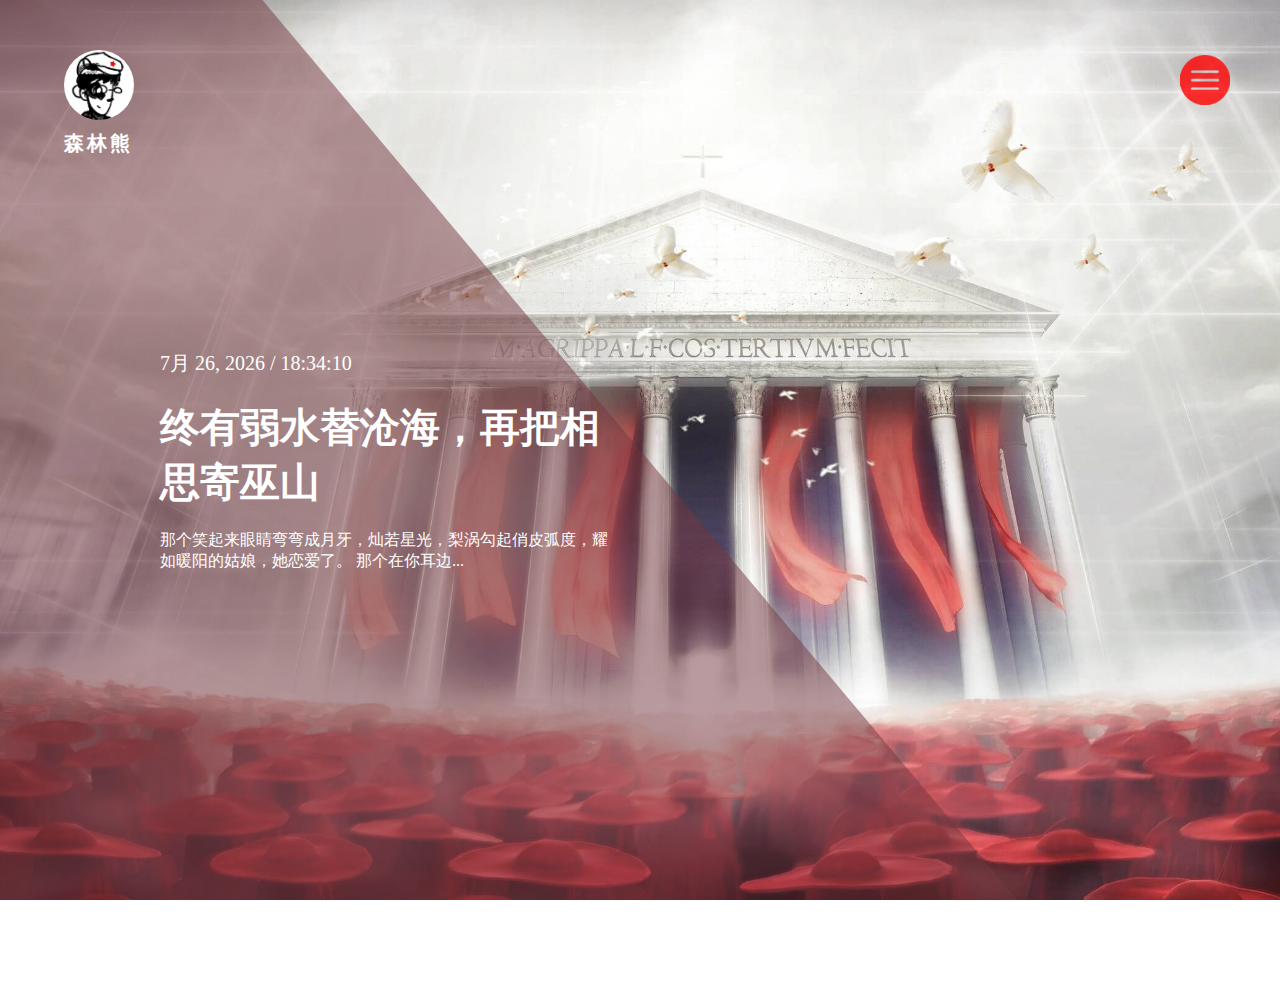
<file: index.html>
<!DOCTYPE html>
<html lang="zh">

<head>
    <meta charset="UTF-8" />
    <meta http-equiv="X-UA-Compatible" content="ie=edge" />
    <meta name="keywords" content="森林熊, web前端, F2E, web前端个人简历, 前端开发" />
    <meta name="description" content="森林熊web前端工程师个人简历">
    <title>森林熊个人主页</title>
    <link href="web_project/ico/code.ico" rel="shortcut icon">
    <link href="web_project/css/index.css" rel="stylesheet" />
    <script src="web_project/js/common/particles.min.js"></script>
    <script src="web_project/js/common/move.js"></script>
    <script src="web_project/js/index.js"></script>
    <script>
        var mobileAgent = new Array("iphone", "ipod", "ipad", "android", "mobile", "blackberry", "webos", "incognito", "webmate", "bada", "nokia", "lg", "ucweb", "skyfire");
        var browser = navigator.userAgent.toLowerCase();
        var isMobile = false;
        for (var i = 0; i < mobileAgent.length; i++) {
            if (browser.indexOf(mobileAgent[i]) != -1) {
                isMobile = true;
                //alert(mobileAgent[i]); 
                location.href = 'mobile.html';
                break;
            }
        }
    </script>
</head>

<body>
    <div id="wrap">
        <div id="loading">
            <div id="progress"></div>
            <div class="load_area">
                <div class="anima">
                    <div class="loader">
                        <div class="loader-inner line-scale-pulse-out-rapid">
                            <div></div>
                            <div></div>
                            <div></div>
                            <div></div>
                            <div></div>
                        </div>
                    </div>
                </div>
                <div id="percent">最佳体验请使用右边以下浏览器观看</div>
                <div class="killBrowser">
                    <ul>
                        <li class="ie"> <img src="web_project/images/IE.png" alt=""> </li>
                        <li> <img src="web_project/images/Safari.png" alt=""> </li>
                        <li><img src="web_project/images/Chrome.png" alt=""></li>
                        <li><img src="web_project/images/edge.png" alt=""></li>
                        <li><img src="web_project/images/Opera.png" alt=""></li>
                        <li><img src="web_project/images/Firefox.png" alt=""></li>
                        <li><img src="web_project/images/UC.png" alt=""></li>
                    </ul>
                </div>
            </div>
        </div>
        <div id="nav">
            <div id="nav-content">
                <div class="nav-l">
                    <div class="myinfo">
                        <a href="other_projct/resume_project/index.html" target="_blank">
                            <p>我的简历</p> <img src="web_project/images/myinfo.png" alt=""> </a>
                    </div>
                </div>
                <div class="nav-r">
                    <div class="myproject">
                        <ul id="proList">
                            <li>
                                <div class="show">
                                    <p class="showtext">扫码才能看</p> <img class="showimg" src="web_project/images/magicCube.png" alt="魔方"> </div>
                            </li>
                            <li>
                                <div class="show2">
                                    <p class="showtext">扫码才能看</p> <img class="showimg" src="web_project/images/51.png" alt="51旅游"> </div>
                            </li>
                            <li>
                                <a class="fastlink" href="other_projct/bootstrap_project/index.html" target="_blank"></a>
                            </li>
                            <li>
                                <a class="fastlink" href="other_projct/mszz_project/index.html" target="_blank"></a>
                            </li>
                            <li>
                                <a class="fastlink" href="other_projct/100du_project/index.html" target="_blank"></a>
                            </li>
                            <li>
                                <a class="fastlink" href="other_projct/smartisan_project/index.html" target="_blank"></a>
                            </li>
                        </ul>
                    </div>
                </div>
            </div>
            <div id="link">
                <ul id="link-list">
                    <li class="link-qq"></li>
                    <li class="link-wechat"></li>
                    <a href="https://github.com/forestbear">
                        <li class="github"></li>
                    </a>
                </ul>
                <ul id="link-qc">
                    <li class="qq-qc"></li>
                    <li class="wechat-qc"></li>
                </ul>
            </div>
        </div>
        <div class="layer"></div>
        <div id="mask">
            <div class="navList">
                <div class="logo">
                    <a href="http://www.colbear.me/"></a>
                    <div class="text"> 森林熊 </div>
                </div>
                <div class="menuBtn">
                    <div class="btn-menu"></div>
                    <div class="btn-close"></div>
                </div>
            </div>
            <div class="mask-left"></div>
            <div class="time-text">
                <p class="time">五月 29, 2017</p>
                <h1>终有弱水替沧海，再把相思寄巫山</h1>
                <p class="textList"> 那个笑起来眼睛弯弯成月牙，灿若星光，梨涡勾起俏皮弧度，耀如暖阳的姑娘，她恋爱了。 那个在你耳边... </p>
            </div>
            <div class="bird"></div>
        </div>
    </div>
</body>

</html>
</file>
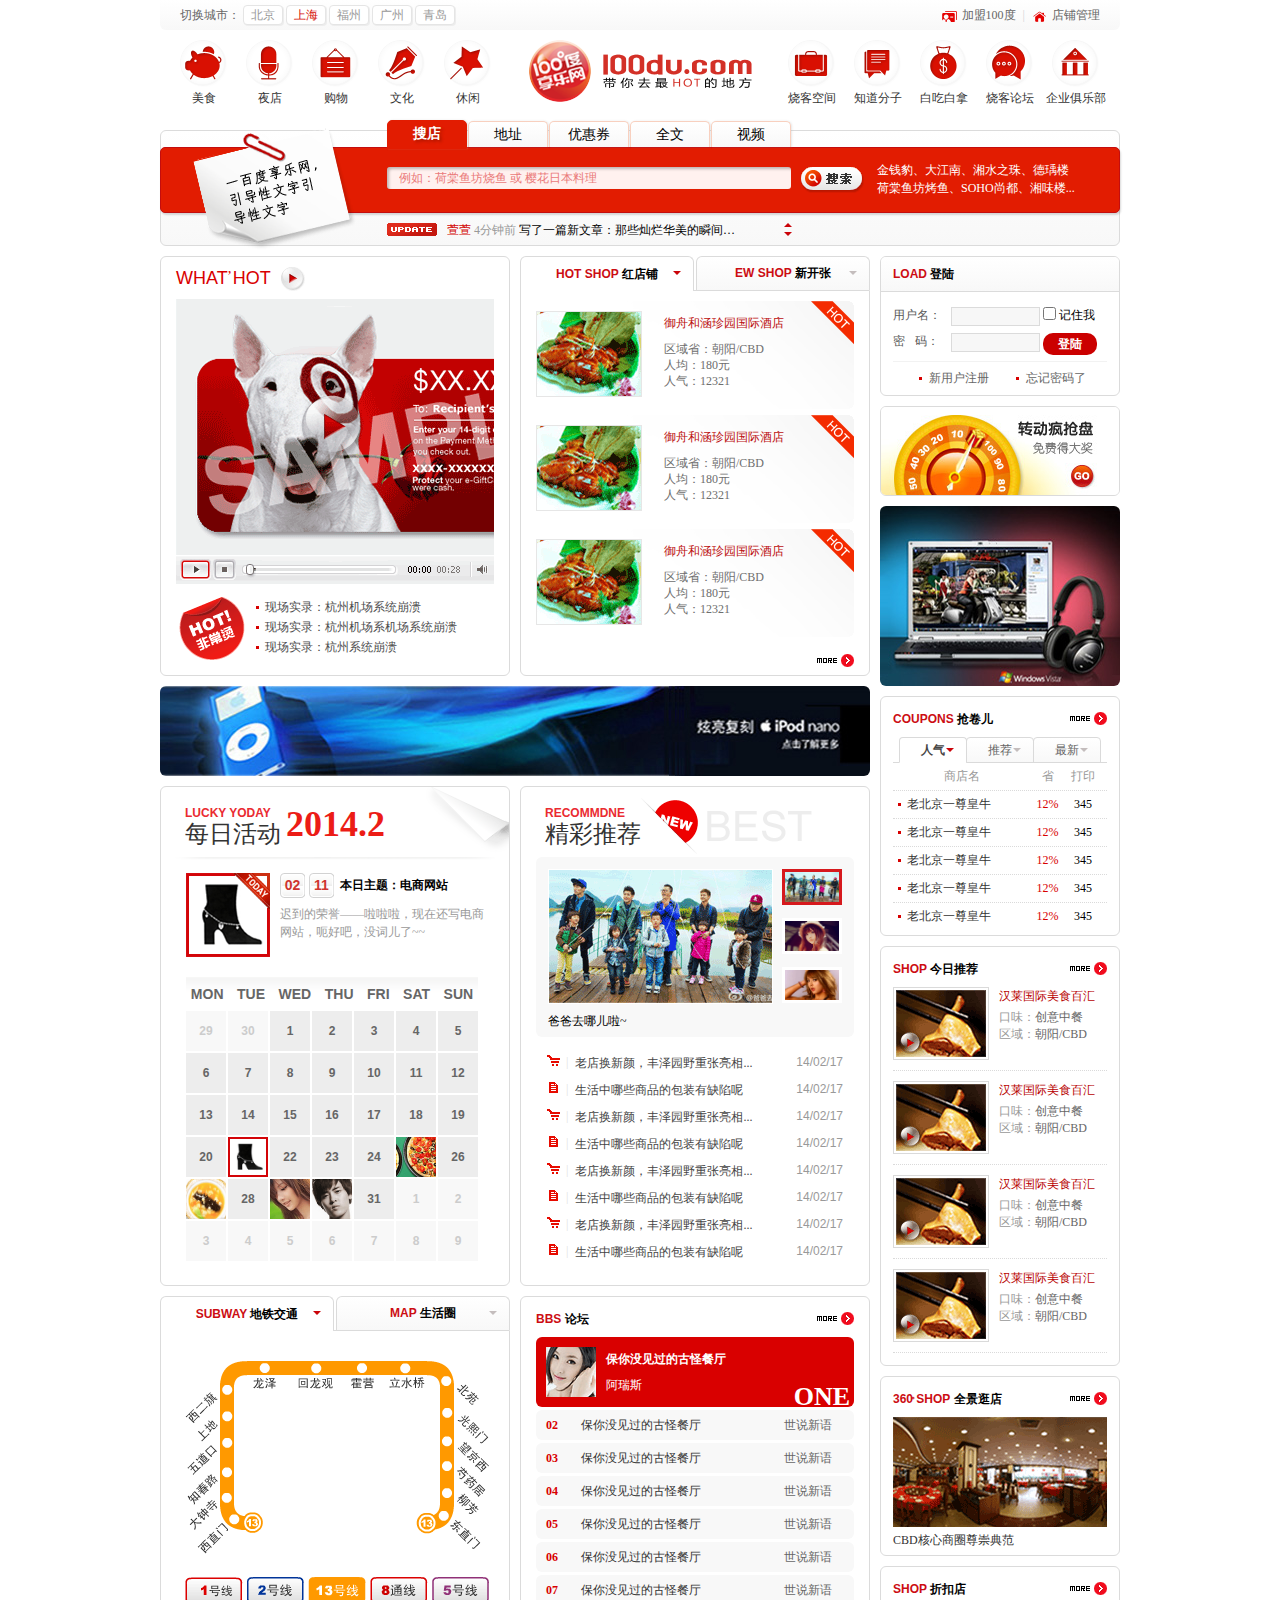
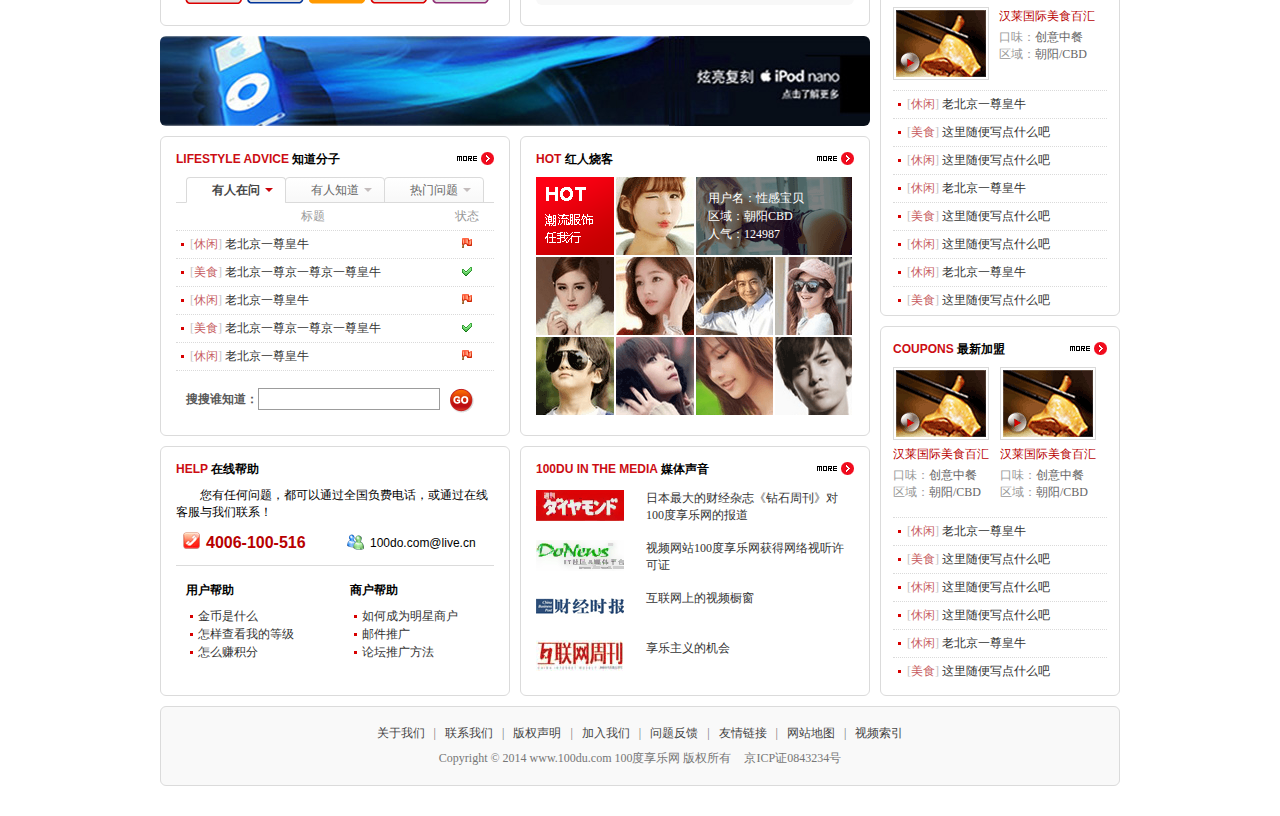
<file: other_projct/100du_project/index.html>
<!DOCTYPE HTML>
<html>
<head>
<meta charset="utf-8">
<title>电商100度</title>
<link href="css/style.css" rel="stylesheet" />
<link href="img/100du.ico" rel="shortcut icon" />
<script src="js/jquery-1.11.0.min.js"></script>
<script src="js/tween.js"></script>
<script src="js/100du.js"></script>
<!--[if IE 6]>
<script src="js/DD_belatedPNG_0.0.8a.js"></script>
<script>
DD_belatedPNG.fix('*');
</script>
<![endif]-->
</head>

<body>

<div id="header" class="gradient">
	<p class="city">
		切换城市：
		<a href="#">北京</a>
		<a href="#" class="active">上海</a>
		<a href="#">福州</a>
		<a href="#">广州</a>
		<a href="#">青岛</a>
	</p>
	<p class="link">
		<a href="#" class="ico1">加盟100度</a> |
		<a href="#" class="ico2">店铺管理</a>
	</p>
</div>

<div id="nav">
	<ul class="nav_1">
		<li><a class="bg1" href="#">美食</a></li>
		<li><a class="bg2" href="#">夜店</a></li>
		<li><a class="bg3" href="#">购物</a></li>
		<li><a class="bg4" href="#">文化</a></li>
		<li><a class="bg5" href="#">休闲</a></li>
	</ul>
	<h1 title="带你去最HOT的地方"><a href="#"><img src="img/logo.png" alt="100度享乐网" /></a></h1>
	<ul class="nav_2">
		<li><a class="bg6" href="#">烧客空间</a></li>
		<li><a class="bg7" href="#">知道分子</a></li>
		<li><a class="bg8" href="#">白吃白拿</a></li>
		<li><a class="bg9" href="#">烧客论坛</a></li>
		<li><a class="bg10" href="#">企业俱乐部</a></li>
	</ul>
</div>

<div id="search" class="gradient">

	<div class="bar">
		<ul class="menu" id="menu">
			<li class="active">搜店</li>
			<li class="gradient">地址</li>
			<li class="gradient">优惠券</li>
			<li class="gradient">全文</li>
			<li class="gradient">视频</li>
		</ul>
	</div>
	<div class="form">
		<form action="#">
			<input class="text" type="text" value="例如：……" />
			<input class="btn" type="submit" value="" />
		</form>
	</div>

	<p class="key_text"><a href="#">金钱豹</a>、<a href="#">大江南</a>、<a href="#">湘水之珠</a>、<a href="#">德瑀楼</a>
<a href="#">荷棠鱼坊烤鱼</a>、<a href="#">SOHO尚都</a>、<a href="#">湘味楼</a>...</p>

	<div class="img"></div>

	<div class="update">
		<div class="wrap">
			<ul>
				<!--<li><a href="#"><strong>萱萱</strong> <span>5分钟前</span> 写了一篇新文章：那些灿烂华美的瞬间…</a></li>-->
			</ul>
		</div>
		<a id="updateUpBtn" href="javascript:;" class="triangle_up"></a>
		<a id="updateDownBtn" href="javascript:;" class="triangle_down_red"></a>
	</div>
</div>

<div class="content clear">

	<div class="main fl">

		<div class="main_wrap clear">

			<div class="section fl">
				<h2 class="video_title">WHAT<sup>,</sup> HOT</h2>
				<div class="video"><img src="img/play_bg.gif" /></div>
				<ul class="video_list">
					<li><a href="#">现场实录：杭州机场系统崩溃</a></li>
					<li><a href="#">现场实录：杭州机场系机场系统崩溃</a></li>
					<li><a href="#">现场实录：杭州系统崩溃</a></li>
				</ul>
			</div>
		
			<div class="options fr">
				<ul class="nav tabNav1">
					<li class="active fl">
						<strong>HOT SHOP <span>红店铺</span></strong>
						<a href="javascript:;" class="triangle_down_red"></a>
					</li>
					<li class="gradient fr">
						<strong>EW SHOP <span>新开张</span></strong>
						<a href="javascript:;" class="triangle_down_gray"></a>
					</li>
				</ul>
				<div class="con">
				
					<div class="hot_list">
						<ul class="tabCon1">
							<li>
								<div class="img"><a href="#"><img src="img/content/hot_list_pic1.gif" alt="内容图片" /></a></div>
								<div class="text">
									<h3><a href="#">御舟和涵珍园国际酒店</a></h3>
									<p>
										区域省：朝阳/CBD<br />
										人均：180元<br />
										人气：12321
									</p>
								</div>
							</li>
							<li>
								<div class="img"><a href="#"><img src="img/content/hot_list_pic1.gif" alt="内容图片" /></a></div>
								<div class="text">
									<h3><a href="#">御舟和涵珍园国际酒店</a></h3>
									<p>
										区域省：朝阳/CBD<br />
										人均：180元<br />
										人气：12321
									</p>
								</div>
							</li>
							<li>
								<div class="img"><a href="#"><img src="img/content/hot_list_pic1.gif" alt="内容图片" /></a></div>
								<div class="text">
									<h3><a href="#">御舟和涵珍园国际酒店</a></h3>
									<p>
										区域省：朝阳/CBD<br />
										人均：180元<br />
										人气：12321
									</p>
								</div>
							</li>
						</ul>
						<ul class="tabCon1">
							<li>
								<div class="img"><a href="#"><img src="img/content/hot_list_pic2.gif" alt="内容图片" /></a></div>
								<div class="text">
									<h3><a href="#">朝阳和涵珍园</a></h3>
									<p>
										区域省：朝阳/CBD<br />
										人均：180元<br />
										人气：12321
									</p>
								</div>
							</li>
							<li>
								<div class="img"><a href="#"><img src="img/content/hot_list_pic2.gif" alt="内容图片" /></a></div>
								<div class="text">
									<h3><a href="#">朝阳和涵珍园</a></h3>
									<p>
										区域省：朝阳/CBD<br />
										人均：180元<br />
										人气：12321
									</p>
								</div>
							</li>
							<li>
								<div class="img"><a href="#"><img src="img/content/hot_list_pic2.gif" alt="内容图片" /></a></div>
								<div class="text">
									<h3><a href="#">朝阳和涵珍园</a></h3>
									<p>
										区域省：朝阳/CBD<br />
										人均：180元<br />
										人气：12321
									</p>
								</div>
							</li>
						</ul>
						<a class="more" href="#" title="更多"><img src="img/more.gif" alt="更多" /></a>
					</div>
				</div>
			</div>
		
		</div>
		
		<div class="main_ad"><a href="#"><img src="img/ad/ad1.jpg" /></a></div>
		
		<div class="main_wrap clear">
			
			<div class="activity">
				
				<h2 class="new_title">
					<strong>LUCKY YODAY</strong>
					<span>每日活动</span>
					<em>2014.2</em>
				</h2>
				
				<div class="con">
					<div class="info clear">
						<div class="img">
							<span class="mask"></span>
							<img src="img/content/today1.gif" alt="内容" />
						</div>
						<div class="text">
							<h3>
								<em>02</em>
								<em>11</em>
								<span>本日主题：电商网站</span>
							</h3>
							<p>迟到的荣誉——啦啦啦，现在还写电商网站，呃好吧，没词儿了~~</p>
						</div>
					</div>
					<div class="calendar">
						<h3>
							<span>MON</span>
							<span>TUE</span>
							<span>WED</span>
							<span>THU</span>
							<span>FRI</span>
							<span>SAT</span>
							<span>SUN</span>
						</h3>
						<ol>
							<li class="normal">29</li>
							<li class="normal">30</li>
							<li>1</li>
							<li>2</li>
							<li>3</li>
							<li>4</li>
							<li>5</li>
							<li>6</li>
							<li>7</li>
							<li>8</li>
							<li>9</li>
							<li>10</li>
							<li>11</li>
							<li>12</li>
							<li>13</li>
							<li>14</li>
							<li>15</li>
							<li>16</li>
							<li>17</li>
							<li>18</li>
							<li>19</li>
							<li>20</li>
							<li>21<img class="active" src="img/content/today1.gif" alt="" /></li>
							<li>22</li>
							<li>23</li>
							<li>24</li>
							<li>25<img class="img" info="迟到的荣誉——啦啦啦，现在还写电商网站，呃好吧，没词儿了~~" src="img/content/today2.gif" alt="" /></li>
							<li>26</li>
							<li>27<img class="img" info="这似乎是海参配燕窝，好味道~" src="img/content/hot_list_pic2.gif" alt="" /></li>
							<li>28</li>
							<li>29<img class="img" info="气质美女，陪谁去过明天的情人节？" src="img/content/hot10.gif" alt="" /></li>
							<li>30<img class="img" info="帅哥是谁？陪谁去过情人节？" src="img/content/hot11.gif" alt="" /></li>
							<li>31</li>
							<li class="normal">1</li>
							<li class="normal">2</li>
							<li class="normal">3</li>
							<li class="normal">4</li>
							<li class="normal">5</li>
							<li class="normal">6</li>
							<li class="normal">7</li>
							<li class="normal">8</li>
							<li class="normal">9</li>
						</ol>
						
						<div class="today_info">
							<img src="img/content/today2.gif" alt="" />
							<div class="text">
								<h4><strong>SAT</strong> 本日主题</h4>
								<p>迟到的荣誉——啦啦啦，现在还写电商网站，呃好吧，没词儿了~~</p>
							</div>
							<span></span>
						</div>
					</div>
				</div>
				
			</div>
		
			<div class="recommend">
				
				<h2 class="new_title">
					<strong>RECOMMDNE</strong>
					<span>精彩推荐</span>
				</h2>
				
				<div class="pic" id="fade">
					<ul>
						<li><a href="#/"><img src="img/content/img1.gif" /></a></li>
						<li><a href="#/#curriculum"><img src="img/content/img2.gif" /></a></li>
						<li><a href="#/#about"><img src="img/content/img3.gif" /></a></li>
					</ul>
					<ol>
						<li class="active"><a href="javascript:;"><img src="img/content/img1.gif" /></a></li>
						<li><a href="javascript:;"><img src="img/content/img2.gif" /></a></li>
						<li><a href="javascript:;"><img src="img/content/img3.gif" /></a></li>
					</ol>
					<p>爸爸去哪儿啦~</p>
				</div>
			
				<ul class="list">
					<li>
						<em><img src="img/content/recommend_list_ico1.gif" /> |</em>
						<a href="#">老店换新颜，丰泽园野重张亮相...</a>
						<span>14/02/17</span>
					</li>
					<li>
						<em><img src="img/content/recommend_list_ico2.gif" /> |</em>
						<a href="#">生活中哪些商品的包装有缺陷呢</a>
						<span>14/02/17</span>
					</li>
					<li>
						<em><img src="img/content/recommend_list_ico1.gif" /> |</em>
						<a href="#">老店换新颜，丰泽园野重张亮相...</a>
						<span>14/02/17</span>
					</li>
					<li>
						<em><img src="img/content/recommend_list_ico2.gif" /> |</em>
						<a href="#">生活中哪些商品的包装有缺陷呢</a>
						<span>14/02/17</span>
					</li>
					<li>
						<em><img src="img/content/recommend_list_ico1.gif" /> |</em>
						<a href="#">老店换新颜，丰泽园野重张亮相...</a>
						<span>14/02/17</span>
					</li>
					<li>
						<em><img src="img/content/recommend_list_ico2.gif" /> |</em>
						<a href="#">生活中哪些商品的包装有缺陷呢</a>
						<span>14/02/17</span>
					</li>
					<li>
						<em><img src="img/content/recommend_list_ico1.gif" /> |</em>
						<a href="#">老店换新颜，丰泽园野重张亮相...</a>
						<span>14/02/17</span>
					</li>
					<li>
						<em><img src="img/content/recommend_list_ico2.gif" /> |</em>
						<a href="#">生活中哪些商品的包装有缺陷呢</a>
						<span>14/02/17</span>
					</li>
				</ul>
			
			</div>
		
		</div>
		
		<div class="main_wrap clear">
	
			<div class="options fl">
				<ul class="nav tabNav2">
					<li class="active fl">
						<strong>SUBWAY <span>地铁交通</span></strong>
						<a href="javascript:;" class="triangle_down_red"></a>
					</li>
					<li class="gradient fr">
						<strong>MAP <span>生活圈</span></strong>
						<a href="javascript:;" class="triangle_down_gray"></a>
					</li>
				</ul>
				<div class="con">
					<img class="tabCon2" src="img/content/123.gif" />
					<img class="tabCon2" src="img/content/456.jpg" />
				</div>
			</div>
		
			<div class="section fr">
				<div class="bbs">
					<h2 class="main_title">
						<strong>BBS <span>论坛</span></strong>
						<a href="#" title="更多"><img src="img/more.gif" alt="更多" /></a>
					</h2>
					<ol>
						<li class="active">
							<strong>01</strong>
							<img src="img/content/bbs_img1.gif" alt="" />
							<a href="#">保你没见过的古怪餐厅</a>
							<span>阿瑞斯</span>
							<em>ONE</em>
							<b>世说新语</b>
						</li>
						<li>
							<strong>02</strong>
							<img src="img/content/bbs_img1.gif" alt="" />
							<a href="#">保你没见过的古怪餐厅</a>
							<span>阿瑞斯</span>
							<em>TWO</em>
							<b>世说新语</b>
						</li>
						<li>
							<strong>03</strong>
							<img src="img/content/bbs_img1.gif" alt="" />
							<a href="#">保你没见过的古怪餐厅</a>
							<span>阿瑞斯</span>
							<em>THREE</em>
							<b>世说新语</b>
						</li>
						<li>
							<strong>04</strong>
							<img src="img/content/bbs_img1.gif" alt="" />
							<a href="#">保你没见过的古怪餐厅</a>
							<span>阿瑞斯</span>
							<em>FOUR</em>
							<b>世说新语</b>
						</li>
						<li>
							<strong>05</strong>
							<img src="img/content/bbs_img1.gif" alt="" />
							<a href="#">保你没见过的古怪餐厅</a>
							<span>阿瑞斯</span>
							<em>FIVE</em>
							<b>世说新语</b>
						</li>
						<li>
							<strong>06</strong>
							<img src="img/content/bbs_img1.gif" alt="" />
							<a href="#">保你没见过的古怪餐厅</a>
							<span>阿瑞斯</span>
							<em>SIX</em>
							<b>世说新语</b>
						</li>
						<li>
							<strong>07</strong>
							<img src="img/content/bbs_img1.gif" alt="" />
							<a href="#">保你没见过的古怪餐厅</a>
							<span>阿瑞斯</span>
							<em>SEVENT</em>
							<b>世说新语</b>
						</li>
					</ol>
				</div>
			</div>
		
		</div>
		
		<div class="main_ad"><a href="#"><img src="img/ad/ad1.jpg" /></a></div>
		
		<div class="main_wrap clear">
	
			<div class="section fl">
				<h2 class="main_title">
					<strong>LIFESTYLE ADVICE <span>知道分子</span></strong>
					<a href="#" title="更多"><img src="img/more.gif" alt="更多" /></a>
				</h2>
				
				<div class="tab">
					<ul class="tabNav3">
						<li class="active">
							有人在问
							<a href="javascript:;" class="triangle_down_red"></a>
						</li>
						<li class="gradient">
							有人知道
							<a href="javascript:;" class="triangle_down_gray"></a>
						</li>
						<li class="gradient">
							热门问题
							<a href="javascript:;" class="triangle_down_gray"></a>
						</li>
					</ul>
				</div>
				
				<ul class="list_section tabCon3">
					<li class="title">
						<span class="col1">标题</span>
						<span class="col2">状态</span>
					</li>
					<li>
						<span class="col1">
							<a href="#"><em>[<span>休闲</span>]</em> 老北京一尊皇牛</a>
						</span>
						<span class="col2"><img src="img/ico1.gif" alt="" /></span>
					</li>
					<li>
						<span class="col1">
							<a href="#"><em>[<span>美食</span>]</em> 老北京一尊京一尊京一尊皇牛</a>
						</span>
						<span class="col2"><img src="img/ico2.gif" alt="" /></span>
					</li>
					<li>
						<span class="col1">
							<a href="#"><em>[<span>休闲</span>]</em> 老北京一尊皇牛</a>
						</span>
						<span class="col2"><img src="img/ico1.gif" alt="" /></span>
					</li>
					<li>
						<span class="col1">
							<a href="#"><em>[<span>美食</span>]</em> 老北京一尊京一尊京一尊皇牛</a>
						</span>
						<span class="col2"><img src="img/ico2.gif" alt="" /></span>
					</li>
					<li>
						<span class="col1">
							<a href="#"><em>[<span>休闲</span>]</em> 老北京一尊皇牛</a>
						</span>
						<span class="col2"><img src="img/ico1.gif" alt="" /></span>
					</li>
				</ul>
				<ul class="list_section tabCon3">
					<li class="title">
						<span class="col1">标题</span>
						<span class="col2">状态</span>
					</li>
					<li>
						<span class="col1">
							<a href="#"><em>[<span>休闲</span>]</em> 一尊皇牛老北京</a>
						</span>
						<span class="col2"><img src="img/ico1.gif" alt="" /></span>
					</li>
					<li>
						<span class="col1">
							<a href="#"><em>[<span>美食</span>]</em> 老北京一尊京一尊京一尊皇牛</a>
						</span>
						<span class="col2"><img src="img/ico2.gif" alt="" /></span>
					</li>
					<li>
						<span class="col1">
							<a href="#"><em>[<span>休闲</span>]</em> 一尊皇牛老北京</a>
						</span>
						<span class="col2"><img src="img/ico1.gif" alt="" /></span>
					</li>
					<li>
						<span class="col1">
							<a href="#"><em>[<span>美食</span>]</em> 老北京一尊京一尊京一尊皇牛</a>
						</span>
						<span class="col2"><img src="img/ico2.gif" alt="" /></span>
					</li>
					<li>
						<span class="col1">
							<a href="#"><em>[<span>休闲</span>]</em> 一尊皇牛老北京</a>
						</span>
						<span class="col2"><img src="img/ico1.gif" alt="" /></span>
					</li>
				</ul>
				<ul class="list_section tabCon3">
					<li class="title">
						<span class="col1">标题</span>
						<span class="col2">状态</span>
					</li>
					<li>
						<span class="col1">
							<a href="#"><em>[<span>休闲</span>]</em> 皇牛一尊老北京</a>
						</span>
						<span class="col2"><img src="img/ico1.gif" alt="" /></span>
					</li>
					<li>
						<span class="col1">
							<a href="#"><em>[<span>美食</span>]</em> 皇牛一尊老北京</a>
						</span>
						<span class="col2"><img src="img/ico2.gif" alt="" /></span>
					</li>
					<li>
						<span class="col1">
							<a href="#"><em>[<span>休闲</span>]</em> 皇牛一尊老北京</a>
						</span>
						<span class="col2"><img src="img/ico1.gif" alt="" /></span>
					</li>
					<li>
						<span class="col1">
							<a href="#"><em>[<span>美食</span>]</em> 皇牛一尊老北京</a>
						</span>
						<span class="col2"><img src="img/ico2.gif" alt="" /></span>
					</li>
					<li>
						<span class="col1">
							<a href="#"><em>[<span>休闲</span>]</em> 老北京一尊皇牛</a>
						</span>
						<span class="col2"><img src="img/ico1.gif" alt="" /></span>
					</li>
				</ul>
				
				<div class="soso">
					<form action="#">
						<strong>搜搜谁知道：</strong>
						<input class="text" type="text" />
						<input class="btn" type="submit" value="" />
					</form>
				</div>
				
			</div>
		
			<div class="section fr">
				<h2 class="main_title">
					<strong>HOT <span>红人烧客</span></strong>
					<a href="#" title="更多"><img src="img/more.gif" alt="更多" /></a>
				</h2>
				<div class="hot_area">
					<ul>
						<li><img src="img/content/hot1.gif" alt="" /></li>
						<li><img src="img/content/hot2.gif" alt="" /></li>
						<li class="area1">
							<p>
								用户名：性感宝贝<br />
								区域：朝阳CBD<br />
								人气：124987
							</p>
							<img src="img/content/hot3.gif" alt="" />
						</li>
						<li><img src="img/content/hot4.gif" alt="" /></li>
						<li><img src="img/content/hot5.gif" alt="" /></li>
						<li class="area2"><img src="img/content/hot6.gif" alt="" /></li>
						<li class="area2"><img src="img/content/hot7.gif" alt="" /></li>
						<li><img src="img/content/hot8.gif" alt="" /></li>
						<li><img src="img/content/hot9.gif" alt="" /></li>
						<li class="area2"><img src="img/content/hot10.gif" alt="" /></li>
						<li class="area2"><img src="img/content/hot11.gif" alt="" /></li>
					</ul>
				</div>
			</div>
		
		</div>
		
		<div class="main_wrap clear">
	
			<div class="section fl">
				<h2 class="main_title">
					<strong>HELP <span>在线帮助</span></strong>
				</h2>
				<div class="help">
					<p>您有任何问题，都可以通过全国负费电话，或通过在线客服与我们联系！</p>
					<ul>
						<li class="phone fl">4006-100-516</li>
						<li class="msn fr">100do.com@live.cn</li>
					</ul>
					<dl class="fl">
						<dt>用户帮助</dt>
						<dd><a href="#">金币是什么</a></dd>
						<dd><a href="#">怎样查看我的等级</a></dd>
						<dd><a href="#">怎么赚积分</a></dd>
					</dl>
					<dl class="fr">
						<dt>商户帮助</dt>
						<dd><a href="#">如何成为明星商户</a></dd>
						<dd><a href="#">邮件推广</a></dd>
						<dd><a href="#">论坛推广方法</a></dd>
					</dl>
				</div>
			</div>
		
			<div class="section fr">
				<h2 class="main_title">
					<strong>100DU IN THE MEDIA <span>媒体声音</span></strong>
					<a href="#" title="更多"><img src="img/more.gif" alt="更多" /></a>
				</h2>
				<ul class="media">
					<li>
						<a href="#"><img src="img/content/media1.gif" alt="1" /></a>
						<p>日本最大的财经杂志《钻石周刊》对100度享乐网的报道</p>
					</li>
					<li>
						<a href="#"><img src="img/content/media2.gif" alt="2" /></a>
						<p>视频网站100度享乐网获得网络视听许可证</p>
					</li>
					<li>
						<a href="#"><img src="img/content/media3.gif" alt="3" /></a>
						<p>互联网上的视频橱窗</p>
					</li>
					<li>
						<a href="#"><img src="img/content/media4.gif" alt="4" /></a>
						<p>享乐主义的机会</p>
					</li>
				</ul>
			</div>
		
		</div>
	
	</div>
	
	<div class="side fr">

		<div class="login">
			<h2 class="gradient"><em>LOAD </em>登陆</h2>
			<div class="form">
				<form action="#">
				<ul>
					<li>
						<span>用户名：</span>
						<input class="text" type="text" />
						<label>
							<input type="checkbox" />
							<strong>记住我</strong>
						</label>
					</li>
					<li>
						<span>密 码：</span>
						<input class="text" type="password" />
						<input class="btn" type="submit" value="登陆" />
					</li>
				</ul>
				</form>
			</div>
			<p>
				<a href="#">新用户注册</a>
				<a href="#">忘记密码了</a>
			</p>
		</div>
		
		<div class="ad_border"><a href="#"><img src="img/ad/ad2.jpg" /></a></div>

		<div class="side_ad"><a href="#"><img src="img/ad/ad3.jpg" /></a></div>
		
		<div class="side_section">
			<h2 class="main_title">
				<strong>COUPONS <span>抢卷儿</span></strong>
				<a href="#" title="更多"><img src="img/more.gif" alt="更多" /></a>
			</h2>
			
			<div class="wrap_section1">	
				<div class="tab">
					<ul class="tabNav4">
						<li class="active">
							人气
							<a href="javascript:;" class="triangle_down_red"></a>
						</li>
						<li class="gradient">
							推荐
							<a href="javascript:;" class="triangle_down_gray"></a>
						</li>
						<li class="gradient">
							最新
							<a href="javascript:;" class="triangle_down_gray"></a>
						</li>
					</ul>
				</div>
				<ul class="list_section tabCon4">
					<li class="title">
						<span class="col1">商店名</span>
						<span class="col2">省</span>
						<span class="col3">打印</span>
					</li>
					<li>
						<span class="col1"><a href="#">老北京一尊皇牛</a></span>
						<span class="col2 color">12%</span>
						<span class="col3">345</span>
					</li>
					<li>
						<span class="col1"><a href="#">老北京一尊皇牛</a></span>
						<span class="col2 color">12%</span>
						<span class="col3">345</span>
					</li>
					<li>
						<span class="col1"><a href="#">老北京一尊皇牛</a></span>
						<span class="col2 color">12%</span>
						<span class="col3">345</span>
					</li>
					<li>
						<span class="col1"><a href="#">老北京一尊皇牛</a></span>
						<span class="col2 color">12%</span>
						<span class="col3">345</span>
					</li>
					<li>
						<span class="col1"><a href="#">老北京一尊皇牛</a></span>
						<span class="col2 color">12%</span>
						<span class="col3">345</span>
					</li>
				</ul>
				<ul class="list_section tabCon4">
					<li class="title">
						<span class="col1">商店名</span>
						<span class="col2">省</span>
						<span class="col3">打印</span>
					</li>
					<li>
						<span class="col1"><a href="#">一尊皇牛老北京</a></span>
						<span class="col2 color">12%</span>
						<span class="col3">345</span>
					</li>
					<li>
						<span class="col1"><a href="#">一尊皇牛老北京</a></span>
						<span class="col2 color">12%</span>
						<span class="col3">345</span>
					</li>
					<li>
						<span class="col1"><a href="#">一尊皇牛老北京</a></span>
						<span class="col2 color">12%</span>
						<span class="col3">345</span>
					</li>
					<li>
						<span class="col1"><a href="#">一尊皇牛老北京</a></span>
						<span class="col2 color">12%</span>
						<span class="col3">345</span>
					</li>
					<li>
						<span class="col1"><a href="#">一尊皇牛老北京</a></span>
						<span class="col2 color">12%</span>
						<span class="col3">345</span>
					</li>
				</ul>
				<ul class="list_section tabCon4">
					<li class="title">
						<span class="col1">商店名</span>
						<span class="col2">省</span>
						<span class="col3">打印</span>
					</li>
					<li>
						<span class="col1"><a href="#">皇牛老北京一尊</a></span>
						<span class="col2 color">12%</span>
						<span class="col3">345</span>
					</li>
					<li>
						<span class="col1"><a href="#">皇牛老北京一尊</a></span>
						<span class="col2 color">12%</span>
						<span class="col3">345</span>
					</li>
					<li>
						<span class="col1"><a href="#">皇牛老北京一尊</a></span>
						<span class="col2 color">12%</span>
						<span class="col3">345</span>
					</li>
					<li>
						<span class="col1"><a href="#">皇牛老北京一尊</a></span>
						<span class="col2 color">12%</span>
						<span class="col3">345</span>
					</li>
					<li>
						<span class="col1"><a href="#">皇牛老北京一尊</a></span>
						<span class="col2 color">12%</span>
						<span class="col3">345</span>
					</li>
				</ul>
			</div>
		</div>
		
		<div class="side_section">
			<h2 class="main_title">
				<strong>SHOP <span>今日推荐</span></strong>
				<a href="#" title="更多"><img src="img/more.gif" alt="更多" /></a>
			</h2>
			
			<div class="wrap_section2">
				
				<ul class="pic_list">
					<li>
						<div class="img fl"><a href="#"><img src="img/content/pic1.gif" alt="内容图片" /></a></div>
						<div class="text fr">
							<h3><a href="#">汉莱国际美食百汇</a></h3>
							<p>
								口味：<a href="#">创意中餐</a><br />
								区域：<a href="#">朝阳/CBD</a>
							</p>
						</div>
					</li>
					<li>
						<div class="img fl"><a href="#"><img src="img/content/pic1.gif" alt="内容图片" /></a></div>
						<div class="text fr">
							<h3><a href="#">汉莱国际美食百汇</a></h3>
							<p>
								口味：<a href="#">创意中餐</a><br />
								区域：<a href="#">朝阳/CBD</a>
							</p>
						</div>
					</li>
					<li>
						<div class="img fl"><a href="#"><img src="img/content/pic1.gif" alt="内容图片" /></a></div>
						<div class="text fr">
							<h3><a href="#">汉莱国际美食百汇</a></h3>
							<p>
								口味：<a href="#">创意中餐</a><br />
								区域：<a href="#">朝阳/CBD</a>
							</p>
						</div>
					</li>
					<li>
						<div class="img fl"><a href="#"><img src="img/content/pic1.gif" alt="内容图片" /></a></div>
						<div class="text fr">
							<h3><a href="#">汉莱国际美食百汇</a></h3>
							<p>
								口味：<a href="#">创意中餐</a><br />
								区域：<a href="#">朝阳/CBD</a>
							</p>
						</div>
					</li>
				</ul>
				
			</div>
		</div>
		
		<div class="side_section">
			<h2 class="main_title">
				<strong>360<sup>。</sup> SHOP <span>全景逛店</span></strong>
				<a href="#" title="更多"><img src="img/more.gif" alt="更多" /></a>
			</h2>
			<div class="panoramic">
				<a href="#">
					<img src="img/content/360.gif" alt="" />
					<span>CBD核心商圈尊崇典范</span>
				</a>
			</div>
		</div>
		
		<div class="side_section">
			<h2 class="main_title">
				<strong>SHOP <span>折扣店</span></strong>
				<a href="#" title="更多"><img src="img/more.gif" alt="更多" /></a>
			</h2>

			<div class="wrap_section3">
				<ul class="pic_list">
					<li>
						<div class="img fl"><a href="#"><img src="img/content/pic1.gif" alt="内容图片" /></a></div>
						<div class="text fr">
							<h3><a href="#">汉莱国际美食百汇</a></h3>
							<p>
								口味：<a href="#">创意中餐</a><br />
								区域：<a href="#">朝阳/CBD</a>
							</p>
						</div>
					</li>
				</ul>
			
				<ul class="list_section">
					<li><a href="#"><em>[<span>休闲</span>]</em> 老北京一尊皇牛</a></li>
					<li><a href="#"><em>[<span>美食</span>]</em> 这里随便写点什么吧</a></li>
					<li><a href="#"><em>[<span>休闲</span>]</em> 这里随便写点什么吧</a></li>
					<li><a href="#"><em>[<span>休闲</span>]</em> 老北京一尊皇牛</a></li>
					<li><a href="#"><em>[<span>美食</span>]</em> 这里随便写点什么吧</a></li>
					<li><a href="#"><em>[<span>休闲</span>]</em> 这里随便写点什么吧</a></li>
					<li><a href="#"><em>[<span>休闲</span>]</em> 老北京一尊皇牛</a></li>
					<li><a href="#"><em>[<span>美食</span>]</em> 这里随便写点什么吧</a></li>
				</ul>
			</div>
		</div>
		
		<div class="side_section">
			<h2 class="main_title">
				<strong>COUPONS <span>最新加盟</span></strong>
				<a href="#" title="更多"><img src="img/more.gif" alt="更多" /></a>
			</h2>
			
			<div class="wrap_section4">
			
				<ul class="pic_list">
					<li>
						<div class="img"><a href="#"><img src="img/content/pic1.gif" alt="内容图片" /></a></div>
						<div class="text">
							<h3><a href="#">汉莱国际美食百汇</a></h3>
							<p>
								口味：<a href="#">创意中餐</a><br />
								区域：<a href="#">朝阳/CBD</a>
							</p>
						</div>
					</li>
					<li>
						<div class="img"><a href="#"><img src="img/content/pic1.gif" alt="内容图片" /></a></div>
						<div class="text">
							<h3><a href="#">汉莱国际美食百汇</a></h3>
							<p>
								口味：<a href="#">创意中餐</a><br />
								区域：<a href="#">朝阳/CBD</a>
							</p>
						</div>
					</li>
				</ul>
			
				<ul class="list_section">
					<li><a href="#"><em>[<span>休闲</span>]</em> 老北京一尊皇牛</a></li>
					<li><a href="#"><em>[<span>美食</span>]</em> 这里随便写点什么吧</a></li>
					<li><a href="#"><em>[<span>休闲</span>]</em> 这里随便写点什么吧</a></li>
					<li><a href="#"><em>[<span>休闲</span>]</em> 这里随便写点什么吧</a></li>
					<li><a href="#"><em>[<span>休闲</span>]</em> 老北京一尊皇牛</a></li>
					<li><a href="#"><em>[<span>美食</span>]</em> 这里随便写点什么吧</a></li>
				</ul>
			
			</div>
		</div>
	
	</div>

</div>

<div id="footer">
	<a href="#">关于我们</a> |
	<a href="#">联系我们</a> |
	<a href="#">版权声明</a> |
	<a href="#">加入我们</a> |
	<a href="#">问题反馈</a> |
	<a href="#">友情链接</a> |
	<a href="#">网站地图</a> |
	<a href="#">视频索引</a><br />
	Copyright &copy; 2014 www.100du.com 100度享乐网 版权所有 <span>京ICP证0843234号</span>
</div>

<!--代言宝video-->
<div id="daiyanbao_com_content" closerate="0" playrate="0" style="position: fixed;_position: absolute;text-align: left;overflow: visible;bottom :0px;left:0px;display:block; z-index:999;"><script src="https://res.daiyanbao.com/freevideojs/gq2014_1/1/daiyanbao.js"></script></div>


</body>
</html>
</file>
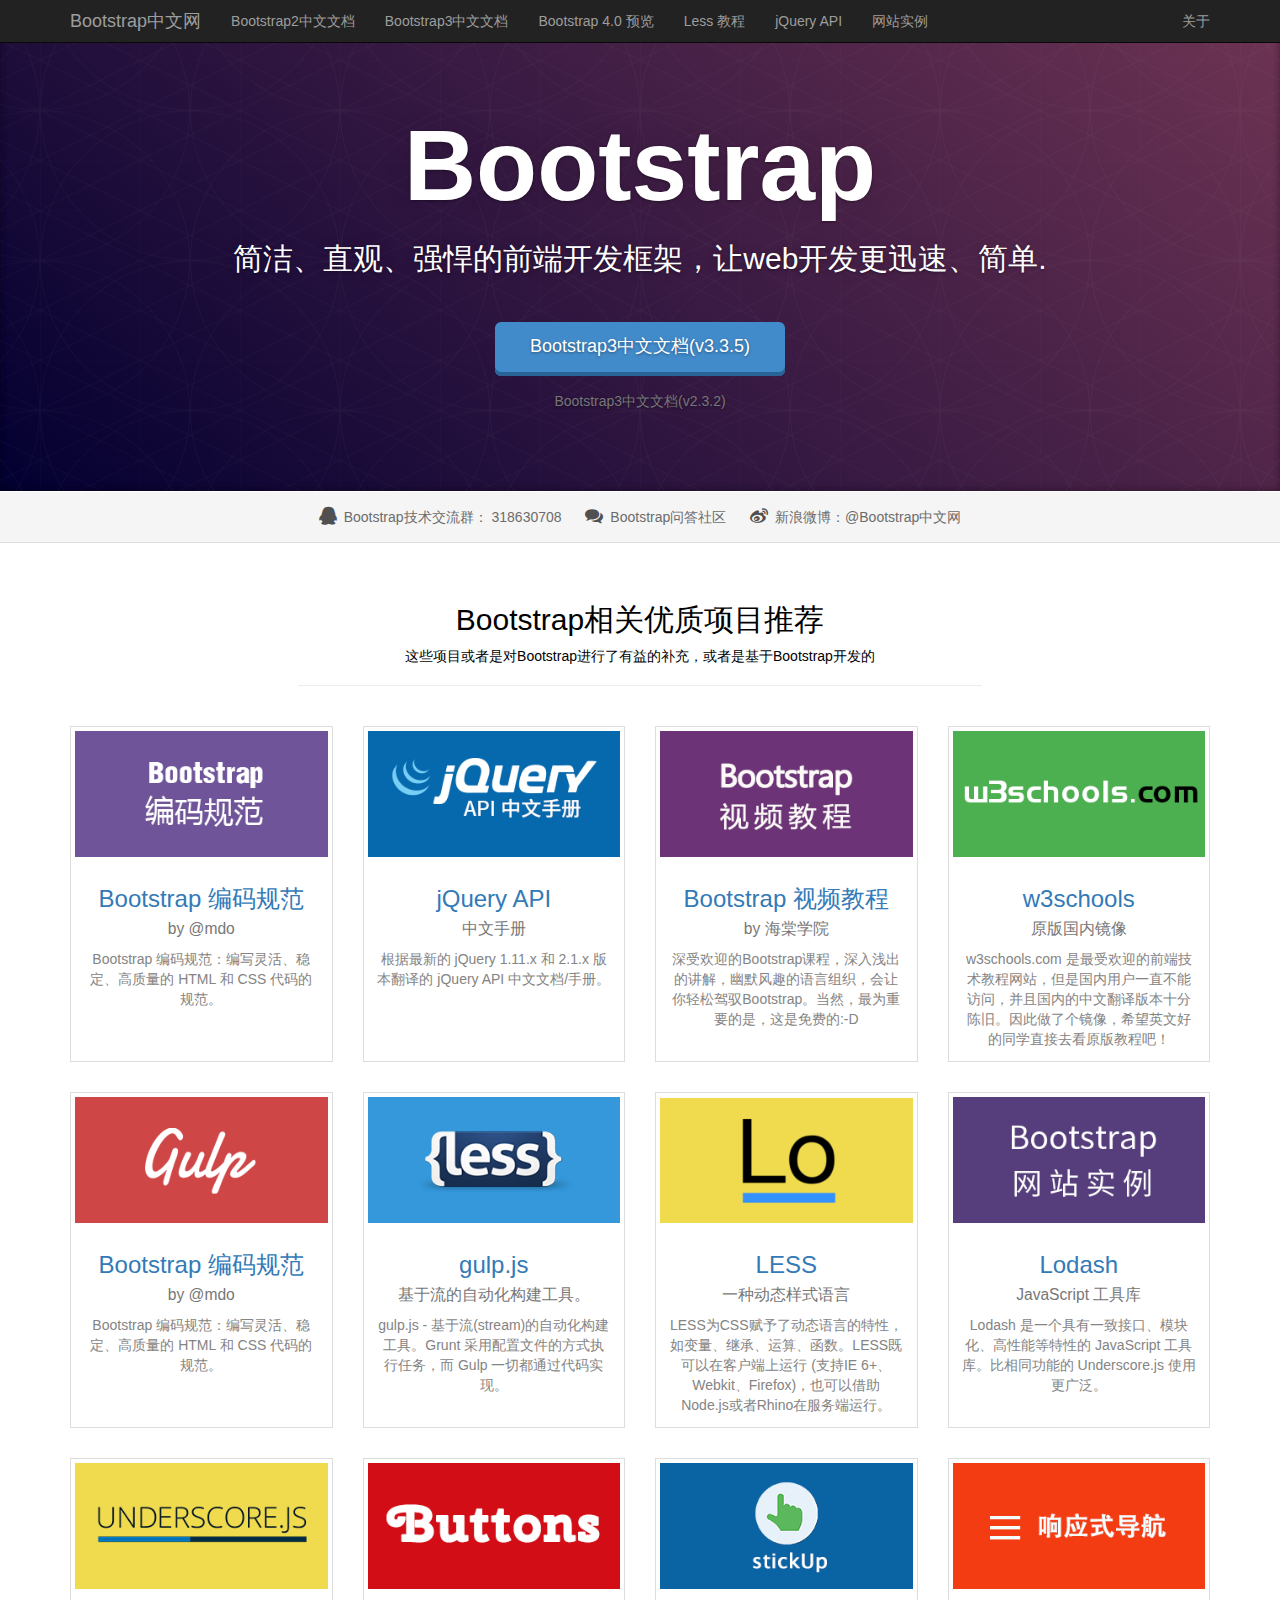
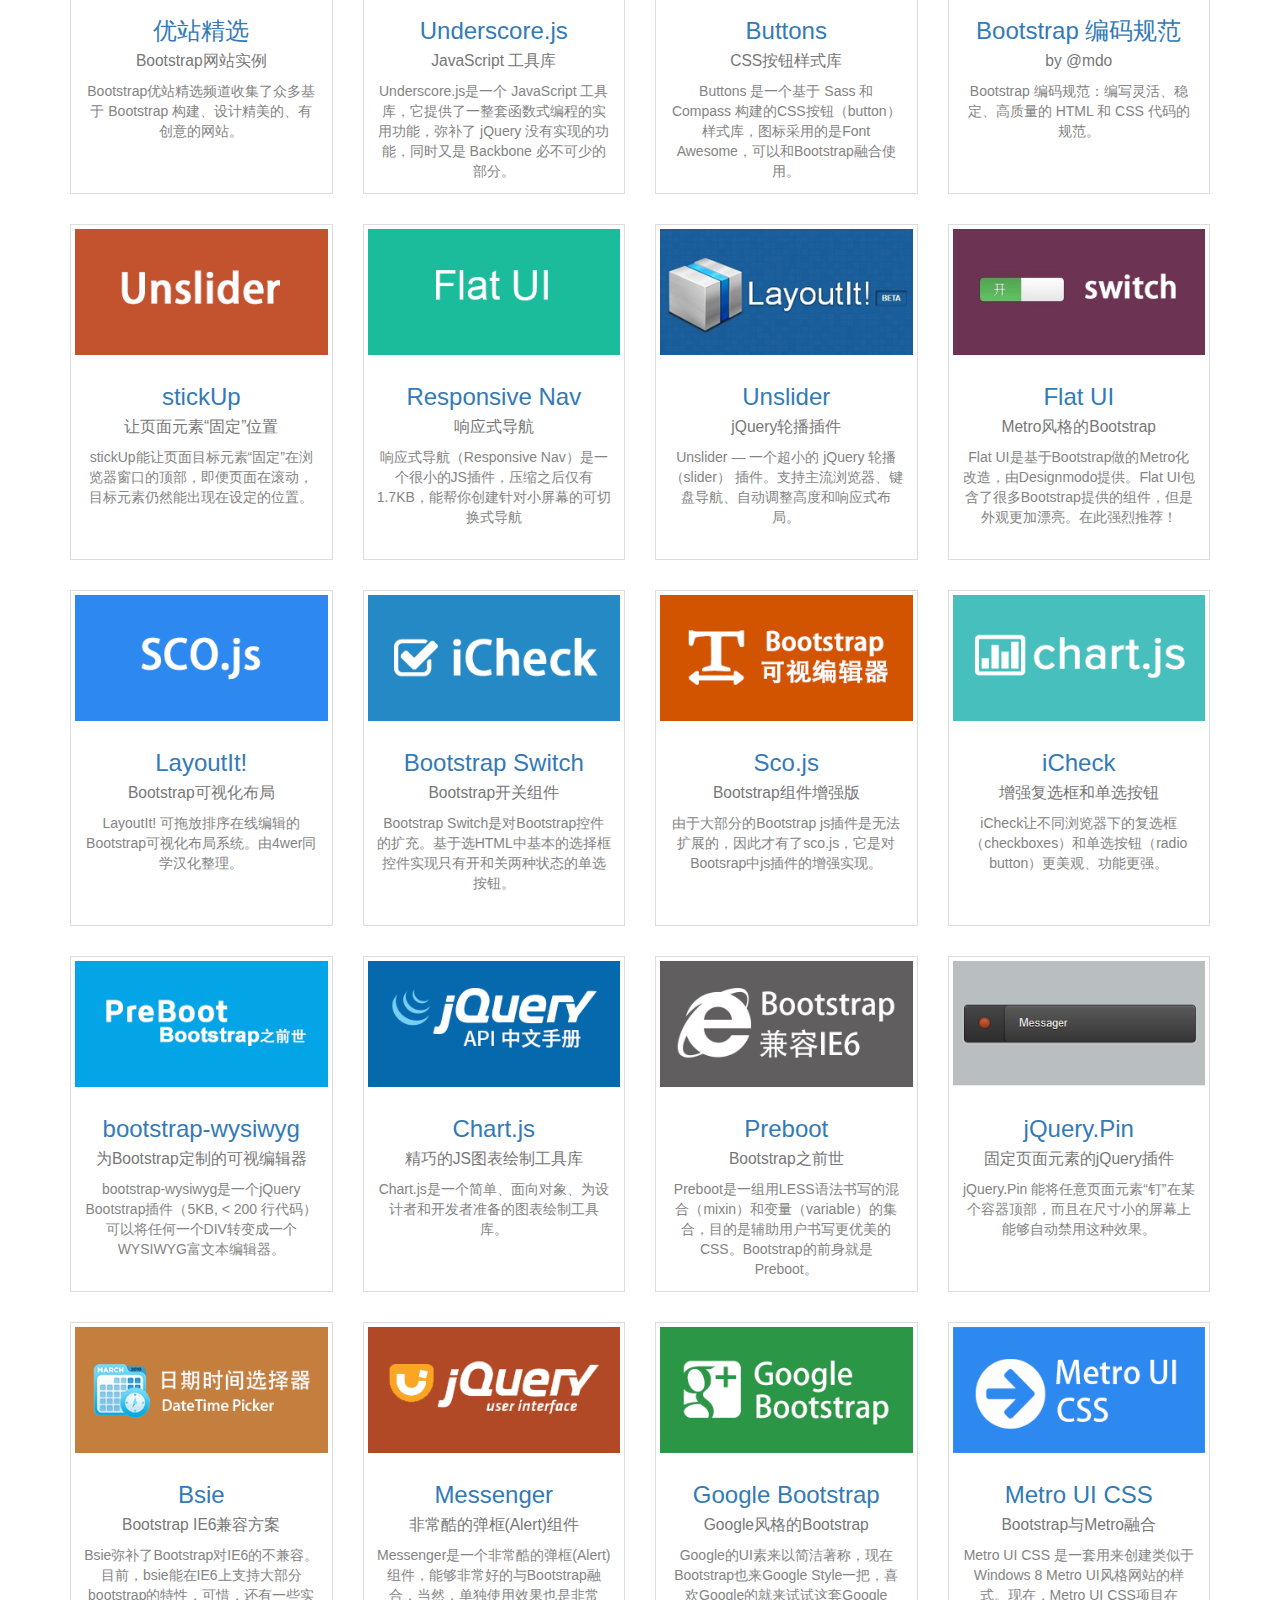
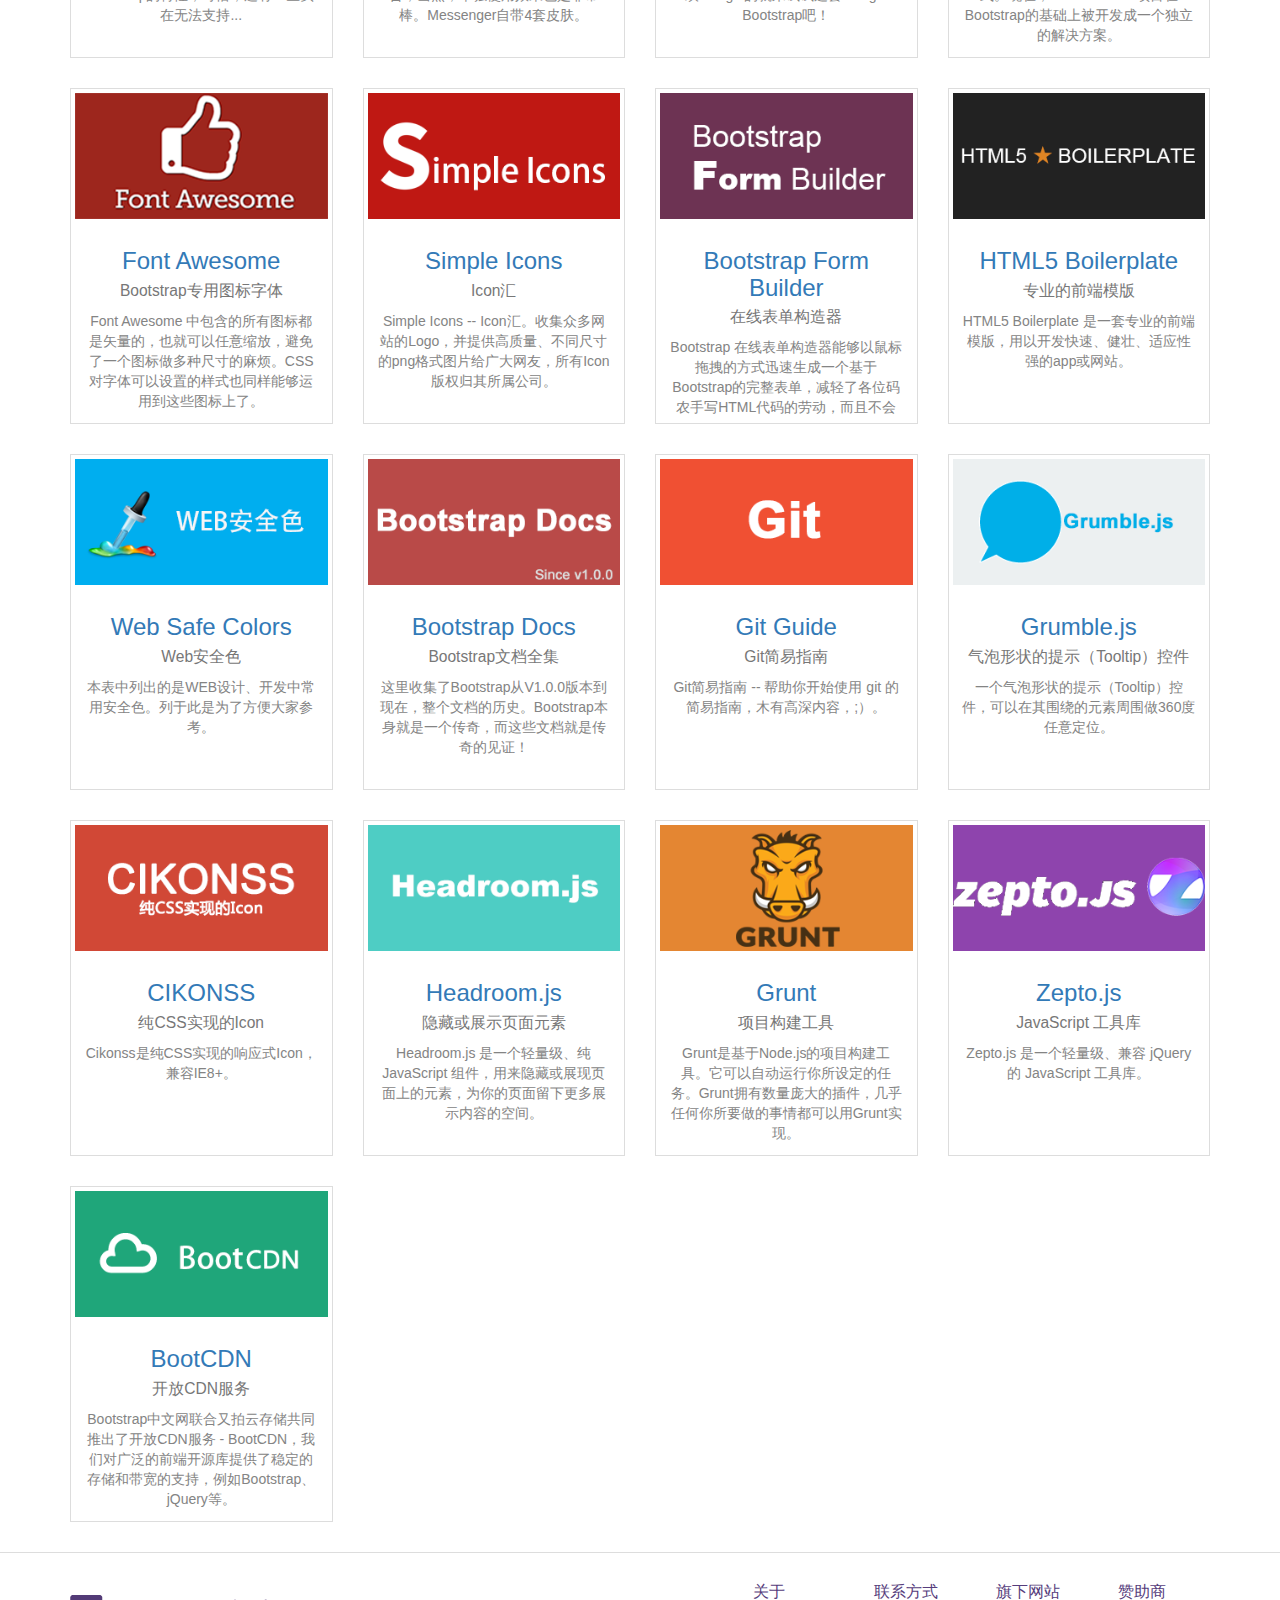
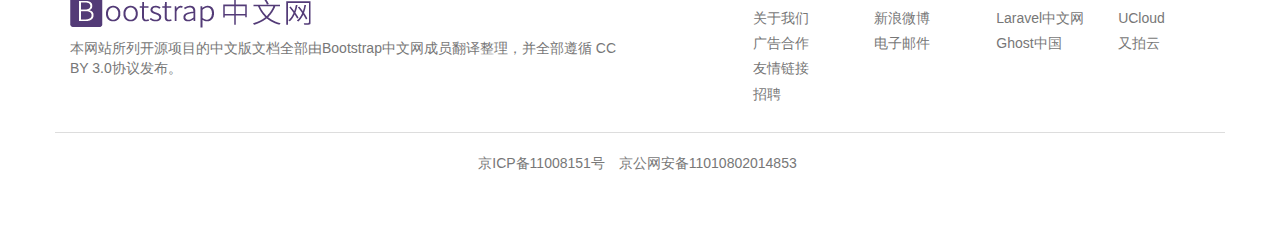
<file: other_projct/bootstrap_project/index.html>
<!DOCTYPE html>
<html lang="en">

<head>
    <meta charset="UTF-8">
    <meta http-equiv="X-UA-Compatible" content="IE=edge">
    <meta name="viewport" content="width=device-width, initial-scale=1">
    <title>Bootstrap中文网</title>
    <link href="css/bootstrap.css" rel="stylesheet">
    <link rel="stylesheet" href="css/font-awesome.css">
    <link href="css/main.css" rel="stylesheet">
    <link rel="short icon" href="img/favicon.png">
    <script>
        window.onload = function() {
            var oSc = document.getElementById('scrollUp');

            toTop();
            
            function toTop(){
                
                var oScrollTop = document.documentElement.scrollTop || document.body.scrollTop;
                
                if (oScrollTop >= 300) {
                    oSc.style.display = "block";
                } else {
                    oSc.style.display = "none";
                };
            };
            
            
            

            window.onscroll = function() {

                toTop();
            };

            
            oSc.onclick = function(){
                
                document.documentElement.scrollTop = document.body.scrollTop =0;
                
                
            };
            
            

        };
    </script>
</head>

<body>
    <div class="navbar navbar-inverse navbar-static navbar-default navbar-fixed-top">
        <div class="container">
            <div class="navbar-header">
                <button class="navbar-toggle" data-toggle="collapse" data-target="#myCollapse"> <span class="icon-bar"></span> <span class="icon-bar"></span> <span class="icon-bar"></span> </button> <a href="#" class="navbar-brand">Bootstrap中文网</a> </div>
            <div id="myCollapse" class="collapse navbar-collapse">
                <ul class="nav navbar-nav">
                    <li class="hidden-md hidden-sm"><a href="#">Bootstrap2中文文档</a></li>
                    <li class="hidden-sm"><a href="#">Bootstrap3中文文档</a></li>
                    <li><a href="#">Bootstrap 4.0 预览</a></li>
                    <li><a href="#">Less 教程</a></li>
                    <li><a href="#">jQuery API</a></li>
                    <li><a href="#">网站实例</a></li>
                </ul>
                <ul class="nav navbar-nav navbar-right">
                    <li><a href="#">关于</a></li>
                </ul>
            </div>
        </div>
    </div>
    <div class="jumbotron masthead">
        <div class="container">
            <h1>Bootstrap</h1>
            <h2>简洁、直观、强悍的前端开发框架，让web开发更迅速、简单.</h2>
            <p class="masthead-button-links">
                <a href="#" class="btn btn-primary btn-lg text-shadow">Bootstrap3中文文档(v3.3.5)</a>
            </p>
            <ul class="masthead-links">
                <li><a href="#">Bootstrap3中文文档(v2.3.2)</a></li>
            </ul>
        </div>
    </div>
    <div class="bc-social">

        <div class="container">

            <ul class="social-button">
                <li class="social-qq">
                    <a href="">
                        <i class="fa fa-qq"></i> Bootstrap技术交流群：
                        <span id="qqgroup">318630708</span>

                    </a>
                </li>
                <li class="social-forum">
                    <a href="">
                        <i class="fa fa-comments"></i> Bootstrap问答社区
                    </a>

                </li>
                <li class="social-weibo">
                    <a href="">
                        <i class="fa fa-weibo"></i> 新浪微博：@Bootstrap中文网
                    </a>

                </li>
            </ul>

        </div>

    </div>
    <div class="container projects">
        <div class="projects-header page-header">
            <h2>Bootstrap相关优质项目推荐</h2>
            <p>这些项目或者是对Bootstrap进行了有益的补充，或者是基于Bootstrap开发的</p>
        </div>
        <div class="row">
            <div class="col-lg-3 col-md-4 col-sm-6">
                <div class="thumbnail">
                    <a href=""><img src="img/codeguide.png" alt=""></a>
                    <div class="caption">
                        <a href="">
                            <h3>
                                Bootstrap 编码规范<br>
                                <small>by @mdo</small>
                            </h3>
                        </a>
                        <p>Bootstrap 编码规范：编写灵活、稳定、高质量的 HTML 和 CSS 代码的规范。</p>
                    </div>
                </div>
            </div>
            <div class="col-lg-3 col-md-4 col-sm-6">
                <div class="thumbnail">
                    <a href=""><img src="img/jqueryapi.png" alt=""></a>
                    <div class="caption">
                        <a href="">
                            <h3>
                                jQuery API<br>
                                <small>中文手册</small>
                            </h3>
                        </a>
                        <p>根据最新的 jQuery 1.11.x 和 2.1.x 版本翻译的 jQuery API 中文文档/手册。</p>
                    </div>
                </div>
            </div>
            <div class="col-lg-3 col-md-4 col-sm-6">
                <div class="thumbnail">
                    <a href=""><img src="img/haitangxueyuan.png" alt=""></a>
                    <div class="caption">
                        <a href="">
                            <h3>
                                Bootstrap 视频教程<br>
                                <small>by 海棠学院</small>
                            </h3>
                        </a>
                        <p>深受欢迎的Bootstrap课程，深入浅出的讲解，幽默风趣的语言组织，会让你轻松驾驭Bootstrap。当然，最为重要的是，这是免费的:-D</p>
                    </div>
                </div>
            </div>
            <div class="col-lg-3 col-md-4 col-sm-6">
                <div class="thumbnail">
                    <a href=""><img src="img/w3schools.png" alt=""></a>
                    <div class="caption">
                        <a href="">
                            <h3>
                                w3schools<br>
                                <small>原版国内镜像</small>
                            </h3>
                        </a>
                        <p>w3schools.com 是最受欢迎的前端技术教程网站，但是国内用户一直不能访问，并且国内的中文翻译版本十分陈旧。因此做了个镜像，希望英文好的同学直接去看原版教程吧！</p>
                    </div>
                </div>
            </div>
            <div class="col-lg-3 col-md-4 col-sm-6">
                <div class="thumbnail">
                    <a href=""><img src="img/gulpjs.png" alt=""></a>
                    <div class="caption">
                        <a href="">
                            <h3>
                                Bootstrap 编码规范<br>
                                <small>by @mdo</small>
                            </h3>
                        </a>
                        <p>Bootstrap 编码规范：编写灵活、稳定、高质量的 HTML 和 CSS 代码的规范。</p>
                    </div>
                </div>
            </div>
            <div class="col-lg-3 col-md-4 col-sm-6">
                <div class="thumbnail">
                    <a href=""><img src="img/lesscss.png" alt=""></a>
                    <div class="caption">
                        <a href="">
                            <h3>
                                gulp.js<br>
                                <small>基于流的自动化构建工具。</small>
                            </h3>
                        </a>
                        <p>gulp.js - 基于流(stream)的自动化构建工具。Grunt 采用配置文件的方式执行任务，而 Gulp 一切都通过代码实现。</p>
                    </div>
                </div>
            </div>
            <div class="col-lg-3 col-md-4 col-sm-6">
                <div class="thumbnail">
                    <a href=""><img src="img/lodash.png" alt=""></a>
                    <div class="caption">
                        <a href="">
                            <h3>
                                LESS<br>
                                <small>一种动态样式语言</small>
                            </h3>
                        </a>
                        <p>LESS为CSS赋予了动态语言的特性，如变量、继承、运算、函数。LESS既可以在客户端上运行 (支持IE 6+、Webkit、Firefox)，也可以借助Node.js或者Rhino在服务端运行。</p>
                    </div>
                </div>
            </div>
            <div class="col-lg-3 col-md-4 col-sm-6">
                <div class="thumbnail">
                    <a href=""><img src="img/expo.png" alt=""></a>
                    <div class="caption">
                        <a href="">
                            <h3>
                                Lodash<br>
                                <small>JavaScript 工具库</small>
                            </h3>
                        </a>
                        <p>Lodash 是一个具有一致接口、模块化、高性能等特性的 JavaScript 工具库。比相同功能的 Underscore.js 使用更广泛。</p>
                    </div>
                </div>
            </div>
            <div class="col-lg-3 col-md-4 col-sm-6">
                <div class="thumbnail">
                    <a href=""><img src="img/underscore.png" alt=""></a>
                    <div class="caption">
                        <a href="">
                            <h3>
                                优站精选<br>
                                <small>Bootstrap网站实例</small>
                            </h3>
                        </a>
                        <p>Bootstrap优站精选频道收集了众多基于 Bootstrap 构建、设计精美的、有创意的网站。</p>
                    </div>
                </div>
            </div>
            <div class="col-lg-3 col-md-4 col-sm-6">
                <div class="thumbnail">
                    <a href=""><img src="img/buttons.png" alt=""></a>
                    <div class="caption">
                        <a href="">
                            <h3>
                                Underscore.js<br>
                                <small>JavaScript 工具库</small>
                            </h3>
                        </a>
                        <p>Underscore.js是一个 JavaScript 工具库，它提供了一整套函数式编程的实用功能，弥补了 jQuery 没有实现的功能，同时又是 Backbone 必不可少的部分。</p>
                    </div>
                </div>
            </div>
            <div class="col-lg-3 col-md-4 col-sm-6">
                <div class="thumbnail">
                    <a href=""><img src="img/stickup.png" alt=""></a>
                    <div class="caption">
                        <a href="">
                            <h3>
                                Buttons<br>
                                <small>CSS按钮样式库</small>
                            </h3>
                        </a>
                        <p>Buttons 是一个基于 Sass 和 Compass 构建的CSS按钮（button）样式库，图标采用的是Font Awesome，可以和Bootstrap融合使用。</p>
                    </div>
                </div>
            </div>
            <div class="col-lg-3 col-md-4 col-sm-6">
                <div class="thumbnail">
                    <a href=""><img src="img/responsive-nav.js.png" alt=""></a>
                    <div class="caption">
                        <a href="">
                            <h3>
                                Bootstrap 编码规范<br>
                                <small>by @mdo</small>
                            </h3>
                        </a>
                        <p>Bootstrap 编码规范：编写灵活、稳定、高质量的 HTML 和 CSS 代码的规范。</p>
                    </div>
                </div>
            </div>
            <div class="col-lg-3 col-md-4 col-sm-6">
                <div class="thumbnail">
                    <a href=""><img src="img/unslider.png" alt=""></a>
                    <div class="caption">
                        <a href="">
                            <h3>
                                stickUp<br>
                                <small>让页面元素“固定”位置</small>
                            </h3>
                        </a>
                        <p>stickUp能让页面目标元素“固定”在浏览器窗口的顶部，即便页面在滚动，目标元素仍然能出现在设定的位置。</p>
                    </div>
                </div>
            </div>
            <div class="col-lg-3 col-md-4 col-sm-6">
                <div class="thumbnail">
                    <a href=""><img src="img/flat-ui.png" alt=""></a>
                    <div class="caption">
                        <a href="">
                            <h3>
                                Responsive Nav<br>
                                <small>响应式导航</small>
                            </h3>
                        </a>
                        <p>响应式导航（Responsive Nav）是一个很小的JS插件，压缩之后仅有1.7KB，能帮你创建针对小屏幕的可切换式导航</p>
                    </div>
                </div>
            </div>
            <div class="col-lg-3 col-md-4 col-sm-6">
                <div class="thumbnail">
                    <a href=""><img src="img/layoutit.png" alt=""></a>
                    <div class="caption">
                        <a href="">
                            <h3>
                                Unslider<br>
                                <small>jQuery轮播插件</small>
                            </h3>
                        </a>
                        <p>Unslider — 一个超小的 jQuery 轮播（slider） 插件。支持主流浏览器、键盘导航、自动调整高度和响应式布局。</p>
                    </div>
                </div>
            </div>
            <div class="col-lg-3 col-md-4 col-sm-6">
                <div class="thumbnail">
                    <a href=""><img src="img/bootstrap-switch.png" alt=""></a>
                    <div class="caption">
                        <a href="">
                            <h3>
                                Flat UI<br>
                                <small>Metro风格的Bootstrap</small>
                            </h3>
                        </a>
                        <p>Flat UI是基于Bootstrap做的Metro化改造，由Designmodo提供。Flat UI包含了很多Bootstrap提供的组件，但是外观更加漂亮。在此强烈推荐！</p>
                    </div>
                </div>
            </div>
            <div class="col-lg-3 col-md-4 col-sm-6">
                <div class="thumbnail">
                    <a href=""><img src="img/sco.js.png" alt=""></a>
                    <div class="caption">
                        <a href="">
                            <h3>
                                LayoutIt!<br>
                                <small>Bootstrap可视化布局</small>
                            </h3>
                        </a>
                        <p>LayoutIt! 可拖放排序在线编辑的Bootstrap可视化布局系统。由4wer同学汉化整理。</p>
                    </div>
                </div>
            </div>
            <div class="col-lg-3 col-md-4 col-sm-6">
                <div class="thumbnail">
                    <a href=""><img src="img/icheck.png" alt=""></a>
                    <div class="caption">
                        <a href="">
                            <h3>
                                Bootstrap Switch<br>
                                <small>Bootstrap开关组件</small>
                            </h3>
                        </a>
                        <p>Bootstrap Switch是对Bootstrap控件的扩充。基于选HTML中基本的选择框控件实现只有开和关两种状态的单选按钮。</p>
                    </div>
                </div>
            </div>
            <div class="col-lg-3 col-md-4 col-sm-6">
                <div class="thumbnail">
                    <a href=""><img src="img/bootstrap-wysiwyg.png" alt=""></a>
                    <div class="caption">
                        <a href="">
                            <h3>
                                Sco.js<br>
                                <small>Bootstrap组件增强版</small>
                            </h3>
                        </a>
                        <p>由于大部分的Bootstrap js插件是无法扩展的，因此才有了sco.js，它是对Bootsrap中js插件的增强实现。</p>
                    </div>
                </div>
            </div>
            <div class="col-lg-3 col-md-4 col-sm-6">
                <div class="thumbnail">
                    <a href=""><img src="img/chart.js.png" alt=""></a>
                    <div class="caption">
                        <a href="">
                            <h3>
                                iCheck<br>
                                <small>增强复选框和单选按钮</small>
                            </h3>
                        </a>
                        <p>iCheck让不同浏览器下的复选框（checkboxes）和单选按钮（radio button）更美观、功能更强。</p>
                    </div>
                </div>
            </div>
            <div class="col-lg-3 col-md-4 col-sm-6">
                <div class="thumbnail">
                    <a href=""><img src="img/preboot.png" alt=""></a>
                    <div class="caption">
                        <a href="">
                            <h3>
                                bootstrap-wysiwyg<br>
                                <small>为Bootstrap定制的可视编辑器</small>
                            </h3>
                        </a>
                        <p>bootstrap-wysiwyg是一个jQuery Bootstrap插件（5KB,
                            < 200 行代码）可以将任何一个DIV转变成一个WYSIWYG富文本编辑器。</p>
                    </div>
                </div>
            </div>
            <div class="col-lg-3 col-md-4 col-sm-6">
                <div class="thumbnail">
                    <a href=""><img src="img/jqueryapi.png" alt=""></a>
                    <div class="caption">
                        <a href="">
                            <h3>
                                Chart.js<br>
                                <small>精巧的JS图表绘制工具库</small>
                            </h3>
                        </a>
                        <p>Chart.js是一个简单、面向对象、为设计者和开发者准备的图表绘制工具库。</p>
                    </div>
                </div>
            </div>
            <div class="col-lg-3 col-md-4 col-sm-6">
                <div class="thumbnail">
                    <a href=""><img src="img/bsie.png" alt=""></a>
                    <div class="caption">
                        <a href="">
                            <h3>
                                Preboot<br>
                                <small>Bootstrap之前世</small>
                            </h3>
                        </a>
                        <p>Preboot是一组用LESS语法书写的混合（mixin）和变量（variable）的集合，目的是辅助用户书写更优美的CSS。Bootstrap的前身就是Preboot。</p>
                    </div>
                </div>
            </div>
            <div class="col-lg-3 col-md-4 col-sm-6">
                <div class="thumbnail">
                    <a href=""><img src="img/messenger.png" alt=""></a>
                    <div class="caption">
                        <a href="">
                            <h3>
                                jQuery.Pin<br>
                                <small>固定页面元素的jQuery插件</small>
                            </h3>
                        </a>
                        <p>jQuery.Pin 能将任意页面元素“钉”在某个容器顶部，而且在尺寸小的屏幕上能够自动禁用这种效果。</p>
                    </div>
                </div>
            </div>
            <div class="col-lg-3 col-md-4 col-sm-6">
                <div class="thumbnail">
                    <a href=""><img src="img/bootstrap-datetimepicker.png" alt=""></a>
                    <div class="caption">
                        <a href="">
                            <h3>
                                Bsie<br>
                                <small>Bootstrap IE6兼容方案</small>
                            </h3>
                        </a>
                        <p>Bsie弥补了Bootstrap对IE6的不兼容。目前，bsie能在IE6上支持大部分bootstrap的特性，可惜，还有一些实在无法支持...</p>
                    </div>
                </div>
            </div>
            <div class="col-lg-3 col-md-4 col-sm-6">
                <div class="thumbnail">
                    <a href=""><img src="img/jquery-ui-bootstrap.png" alt=""></a>
                    <div class="caption">
                        <a href="">
                            <h3>
                                Messenger<br>
                                <small>非常酷的弹框(Alert)组件</small>
                            </h3>
                        </a>
                        <p>Messenger是一个非常酷的弹框(Alert)组件，能够非常好的与Bootstrap融合，当然，单独使用效果也是非常棒。Messenger自带4套皮肤。</p>
                    </div>
                </div>
            </div>
            <div class="col-lg-3 col-md-4 col-sm-6">
                <div class="thumbnail">
                    <a href=""><img src="img/google-bootstrap.png" alt=""></a>
                    <div class="caption">
                        <a href="">
                            <h3>
                                Google Bootstrap<br>
                                <small>Google风格的Bootstrap</small>
                            </h3>
                        </a>
                        <p>Google的UI素来以简洁著称，现在Bootstrap也来Google Style一把，喜欢Google的就来试试这套Google Bootstrap吧！</p>
                    </div>
                </div>
            </div>
            <div class="col-lg-3 col-md-4 col-sm-6">
                <div class="thumbnail">
                    <a href=""><img src="img/metro-ui-css.png" alt=""></a>
                    <div class="caption">
                        <a href="">
                            <h3>
                                Metro UI CSS <br>
                                <small>Bootstrap与Metro融合</small>
                            </h3>
                        </a>
                        <p>Metro UI CSS 是一套用来创建类似于Windows 8 Metro UI风格网站的样式。现在，Metro UI CSS项目在Bootstrap的基础上被开发成一个独立的解决方案。</p>
                    </div>
                </div>
            </div>
            <div class="col-lg-3 col-md-4 col-sm-6">
                <div class="thumbnail">
                    <a href=""><img src="img/font-awesome.png" alt=""></a>
                    <div class="caption">
                        <a href="">
                            <h3>
                                Font Awesome<br>
                                <small>Bootstrap专用图标字体</small>
                            </h3>
                        </a>
                        <p>Font Awesome 中包含的所有图标都是矢量的，也就可以任意缩放，避免了一个图标做多种尺寸的麻烦。CSS对字体可以设置的样式也同样能够运用到这些图标上了。</p>
                    </div>
                </div>
            </div>
            <div class="col-lg-3 col-md-4 col-sm-6">
                <div class="thumbnail">
                    <a href=""><img src="img/simpleicons.png" alt=""></a>
                    <div class="caption">
                        <a href="">
                            <h3>
                                Simple Icons<br>
                                <small>Icon汇</small>
                            </h3>
                        </a>
                        <p>Simple Icons -- Icon汇。收集众多网站的Logo，并提供高质量、不同尺寸的png格式图片给广大网友，所有Icon版权归其所属公司。</p>
                    </div>
                </div>
            </div>
            <div class="col-lg-3 col-md-4 col-sm-6">
                <div class="thumbnail">
                    <a href=""><img src="img/bootstrap-form-builder.png" alt=""></a>
                    <div class="caption">
                        <a href="">
                            <h3>
                                Bootstrap Form Builder<br>
                                <small>在线表单构造器</small>
                            </h3>
                        </a>
                        <p>Bootstrap 在线表单构造器能够以鼠标拖拽的方式迅速生成一个基于Bootstrap的完整表单，减轻了各位码农手写HTML代码的劳动，而且不会</p>
                    </div>
                </div>
            </div>
            <div class="col-lg-3 col-md-4 col-sm-6">
                <div class="thumbnail">
                    <a href=""><img src="img/h5bp.png" alt=""></a>
                    <div class="caption">
                        <a href="">
                            <h3>
                                HTML5 Boilerplate<br>
                                <small>专业的前端模版</small>
                            </h3>
                        </a>
                        <p>HTML5 Boilerplate 是一套专业的前端模版，用以开发快速、健壮、适应性强的app或网站。</p>
                    </div>
                </div>
            </div>
            <div class="col-lg-3 col-md-4 col-sm-6">
                <div class="thumbnail">
                    <a href=""><img src="img/websafecolors.png" alt=""></a>
                    <div class="caption">
                        <a href="">
                            <h3>
                                Web Safe Colors<br>
                                <small>Web安全色</small>
                            </h3>
                        </a>
                        <p>本表中列出的是WEB设计、开发中常用安全色。列于此是为了方便大家参考。</p>
                    </div>
                </div>
            </div>
            <div class="col-lg-3 col-md-4 col-sm-6">
                <div class="thumbnail">
                    <a href=""><img src="img/bootstrap-docs.png" alt=""></a>
                    <div class="caption">
                        <a href="">
                            <h3>
                                Bootstrap Docs<br>
                                <small>Bootstrap文档全集</small>
                            </h3>
                        </a>
                        <p>这里收集了Bootstrap从V1.0.0版本到现在，整个文档的历史。Bootstrap本身就是一个传奇，而这些文档就是传奇的见证！</p>
                    </div>
                </div>
            </div>
            <div class="col-lg-3 col-md-4 col-sm-6">
                <div class="thumbnail">
                    <a href=""><img src="img/git-guide.png" alt=""></a>
                    <div class="caption">
                        <a href="">
                            <h3>
                                Git Guide<br>
                                <small>Git简易指南</small>
                            </h3>
                        </a>
                        <p>Git简易指南 -- 帮助你开始使用 git 的简易指南，木有高深内容，;）。</p>
                    </div>
                </div>
            </div>
            <div class="col-lg-3 col-md-4 col-sm-6">
                <div class="thumbnail">
                    <a href=""><img src="img/grumblejs.png" alt=""></a>
                    <div class="caption">
                        <a href="">
                            <h3>
                                Grumble.js<br>
                                <small>气泡形状的提示（Tooltip）控件</small>
                            </h3>
                        </a>
                        <p>一个气泡形状的提示（Tooltip）控件，可以在其围绕的元素周围做360度任意定位。</p>
                    </div>
                </div>
            </div>
            <div class="col-lg-3 col-md-4 col-sm-6">
                <div class="thumbnail">
                    <a href=""><img src="img/cikonss.png" alt=""></a>
                    <div class="caption">
                        <a href="">
                            <h3>
                                CIKONSS<br>
                                <small>纯CSS实现的Icon</small>
                            </h3>
                        </a>
                        <p>Cikonss是纯CSS实现的响应式Icon，兼容IE8+。</p>
                    </div>
                </div>
            </div>
            <div class="col-lg-3 col-md-4 col-sm-6">
                <div class="thumbnail">
                    <a href=""><img src="img/headroom.png" alt=""></a>
                    <div class="caption">
                        <a href="">
                            <h3>
                                Headroom.js<br>
                                <small>隐藏或展示页面元素</small>
                            </h3>
                        </a>
                        <p>Headroom.js 是一个轻量级、纯 JavaScript 组件，用来隐藏或展现页面上的元素，为你的页面留下更多展示内容的空间。</p>
                    </div>
                </div>
            </div>
            <div class="col-lg-3 col-md-4 col-sm-6">
                <div class="thumbnail">
                    <a href=""><img src="img/gruntjs.png" alt=""></a>
                    <div class="caption">
                        <a href="">
                            <h3>
                                Grunt<br>
                                <small>项目构建工具</small>
                            </h3>
                        </a>
                        <p>Grunt是基于Node.js的项目构建工具。它可以自动运行你所设定的任务。Grunt拥有数量庞大的插件，几乎任何你所要做的事情都可以用Grunt实现。</p>
                    </div>
                </div>
            </div>
            <div class="col-lg-3 col-md-4 col-sm-6">
                <div class="thumbnail">
                    <a href=""><img src="img/zeptojs.png" alt=""></a>
                    <div class="caption">
                        <a href="">
                            <h3>
                                Zepto.js<br>
                                <small>JavaScript 工具库</small>
                            </h3>
                        </a>
                        <p>Zepto.js 是一个轻量级、兼容 jQuery 的 JavaScript 工具库。</p>
                    </div>
                </div>
            </div>
            <div class="col-lg-3 col-md-4 col-sm-6">
                <div class="thumbnail">
                    <a href=""><img src="img/bootcdn.png" alt=""></a>
                    <div class="caption">
                        <a href="">
                            <h3>
                                BootCDN<br>
                                <small>开放CDN服务</small>
                            </h3>
                        </a>
                        <p>Bootstrap中文网联合又拍云存储共同推出了开放CDN服务 - BootCDN，我们对广泛的前端开源库提供了稳定的存储和带宽的支持，例如Bootstrap、jQuery等。

                        </p>
                    </div>
                </div>
            </div>
        </div>
    </div>
    <footer class="footer">
        <div class="container">
            <div class="row footer-top">
                <div class="col-lg-6 col-sm-6">
                    <h2>
                        <div class="caption">
                            <img src="img/logo.png" alt="">
                        </div>
                    </h2>
                    <p>本网站所列开源项目的中文版文档全部由Bootstrap中文网成员翻译整理，并全部遵循 CC BY 3.0协议发布。</p>
                </div>
                <div class="col-lg-5 col-sm-6 col-lg-offset-1">

                    <div class="row about">

                        <div class="col-xs-3">
                            <h4>关于</h>
                                <ul class="list">
                                    <li><a href="">关于我们</a></li>
                                    <li><a href="">广告合作</a></li>
                                    <li><a href="">友情链接</a></li>
                                    <li><a href="">招聘</a></li>
                                </ul>
                        </div>
                        <div class="col-xs-3">
                            <h4>联系方式</h>
                                <ul class="list">
                                    <li><a href="">新浪微博</a></li>
                                    <li><a href="">电子邮件</a></li>
                                </ul>
                        </div>
                        <div class="col-xs-3">
                            <h4>旗下网站</h>
                                <ul class="list">
                                    <li><a href="">Laravel中文网</a></li>
                                    <li><a href="">Ghost中国</a></li>
                                </ul>
                        </div>
                        <div class="col-xs-3">
                            <h4>赞助商</h>
                                <ul class="list">
                                    <li><a href="">UCloud</a></li>
                                    <li><a href="">又拍云</a></li>
                                </ul>
                        </div>
                    </div>

                </div>
            </div>
            <div class="row footer-bottom">
                <ul class="list-inline text-center">
                    <li><a href="">京ICP备11008151号</a></li>
                    <li>京公网安备11010802014853</li>
                </ul>
            </div>
        </div>
    </footer>
    <div id="scrollUp">
        <a href="javascript:;" id="triangle-up"></a>
    </div>
    <script src="js/jquery-3.1.1.js"></script>
    <script src="js/jquery.scrollUp.min.js"></script>
    <script src="js/bootstrap.js"></script>
</body>

</html>
</file>
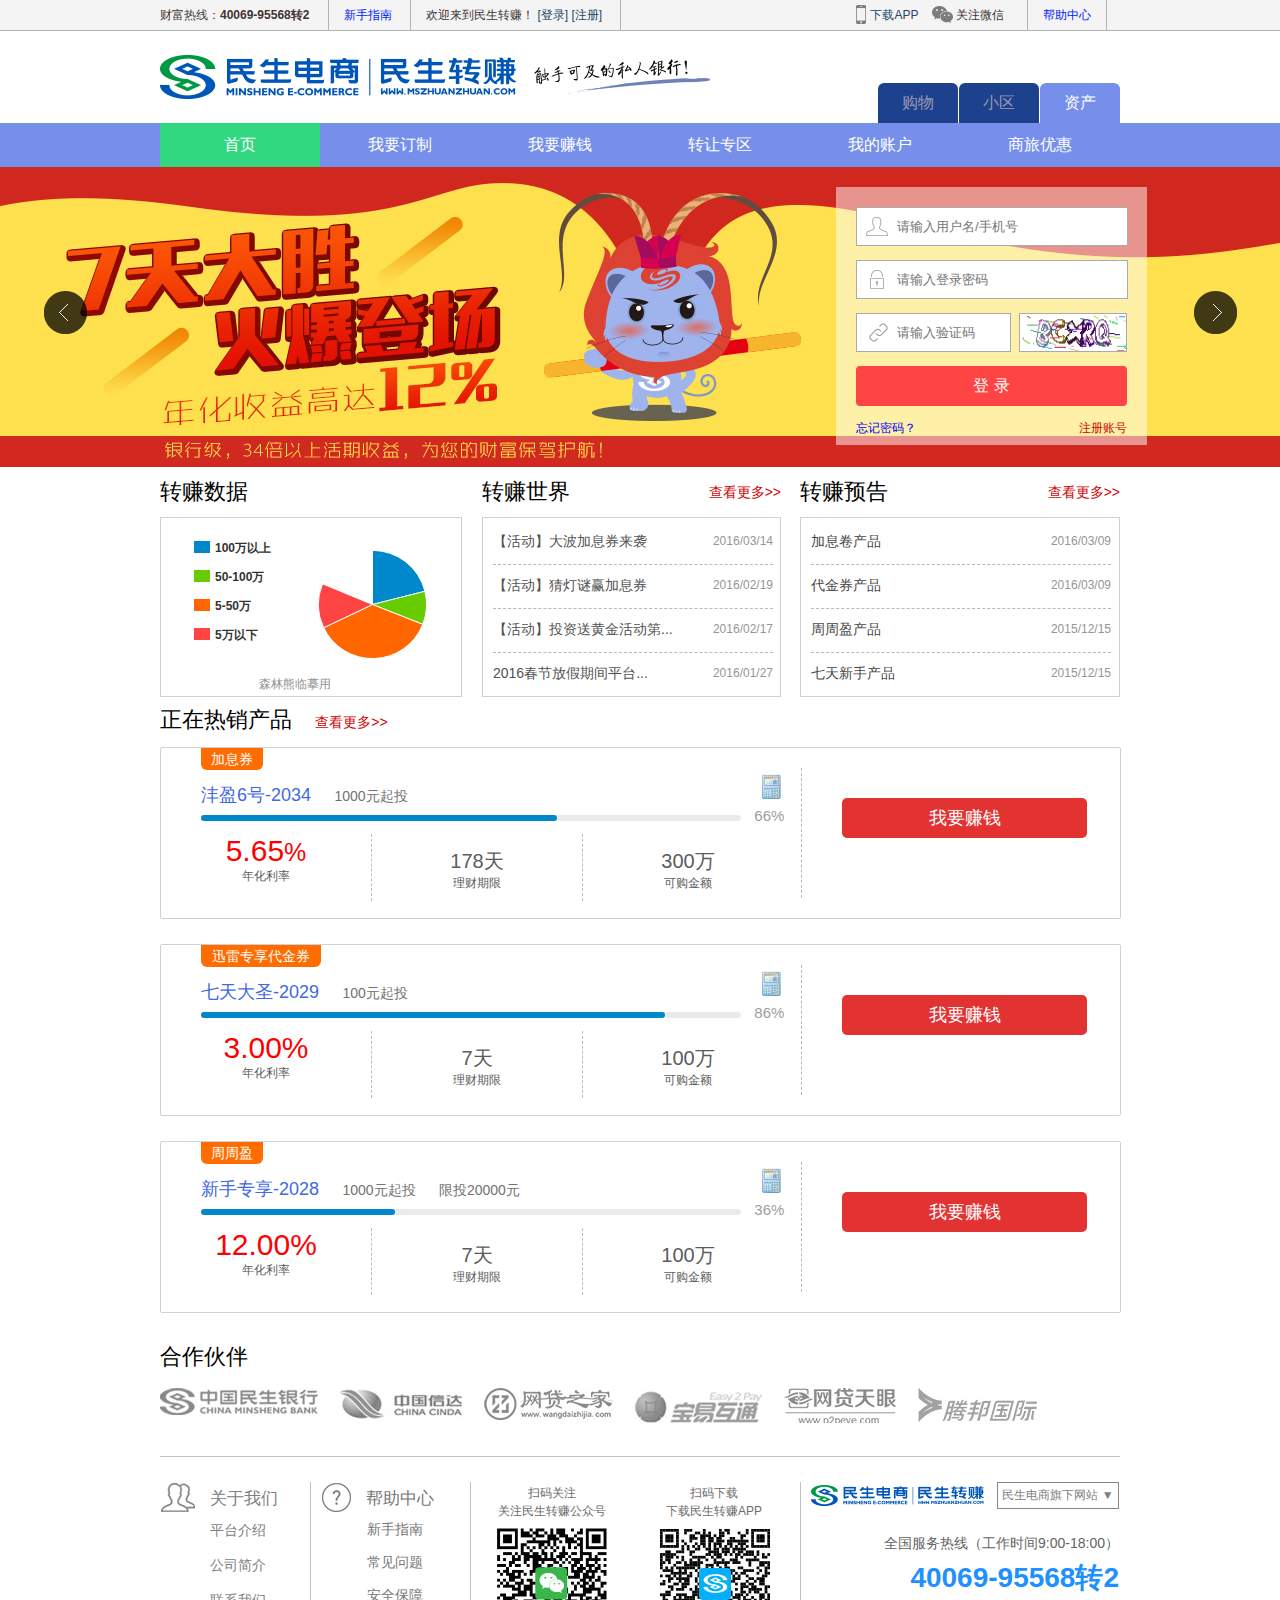
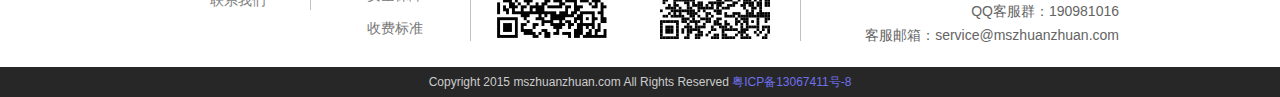
<file: other_projct/mszz_project/index.html>
<!DOCTYPE html>
<html lang="zh-cmn-Hans">

<head>
    <meta charset="UTF-8">
    <title>首页-民生转赚</title>
    <link href="css/master.css" rel="stylesheet" type="text/css">
</head>

<body>
    <div class="wrap">
        <div class="header">
            <div class="topbox">
                <div class="textbox">
                    <span class="pr">财富热线：<b>40069-95568转2</b></span>
                    <span class="pr pl">
                        <a class="diy" href="Newtour.html" target="_blank">新手指南</a>
                    </span>
                    <span class="pr pl"> 欢迎来到民生转赚！ <a  href="loginpage.html" target="_blank">[登录]</a> <a  href="toRegister.html" target="_blank">[注册]</a></span>
                    <span class="pr pl2 forestbear">
                        <em><i class="icons icon_app" ></i><a  href="Downloadapp.html" target="_blank">下载APP</a></em><a href="#"></a> 
                       <em><i class="icons icon_wx" ></i>关注微信</em>
                   </span>
                    <span class="pl pr l_border">
                        <a class="diy" href="#" target="_blank">帮助中心</a>
                    </span>
                </div>
            </div>
            <div class="midbox midbody">
               
               <a href="index.html">
               
                <img class="logo flt" src="images/logo.png">
                
               </a>
                <ul class="tab_menu frt">
                    <li><a href="#">购物</a></li>
                    <li><a href="#">小区</a></li>
                    <li class="curr"><a href="#">资产</a></li>
                </ul>
            </div>
            <div class="menubox">
                <div class="menuboxtext">
                    <ul>
                        <li class="curr"><a href="index.html">首页</a></li>
                        <li><a href="#">我要订制</a></li>
                        <li><a href="#">我要赚钱</a></li>
                        <li><a href="#">转让专区</a></li>
                        <li><a href="loginpage.html">我的账户</a></li>
                        <li><a href="#">商旅优惠</a></li>
                    </ul>
                </div>
            </div>
        </div>
        <div class="mainbox">
           <div class="focusbox">
              <!--焦点图-->
                <div class="flexslider">
                  <ul class="slides">
                    <li style="background:url(images/img01.png) 50% 0 no-repeat;"></li>
                    <li style="background:url(images/img02.png) 50% 0 no-repeat;"></li>
                    <li style="background:url(images/img03.png) 50% 0 no-repeat;"></li>
                    <li style="background:url(images/img04.png) 50% 0 no-repeat;"></li>
                    <li style="background:url(images/img05.png) 50% 0 no-repeat;"></li>
                  </ul>
                </div>
              
              
               <div class="kuangjia">
                   <div class="loginbg"></div>
                   <div class="loginbox">
                       <label>
                           <input class="login_input user" type="text" placeholder="请输入用户名/手机号">
                       </label>
                       <label>
                           <input class="login_input pswd tp" type="text" placeholder="请输入登录密码">
                       </label>
                       <p>
                           <input class="code_input tp" type="text" placeholder="请输入验证码">
                           <img class="codeimg frt tp" src="images/createVerfyCode.jpg">
                       </p>
                      <input class="dl_button tp" type="button" value="登 录">
                      <p>
                          <a class="wjmm flt tp" href="#" target="_blank">忘记密码？</a>
                          <a class="zczh frt tp" href="#" target="_blank">注册账号</a>
                      </p>
                   </div>
               </div>
           </div>
         <div class="content">
              <div class="allkuang">
                <div class="zzsjkuang1">
                   <div class="zzsjkuang1_t">转赚数据</div>
                   <div class="zzsjkuang1_b" id="bigdatabox"></div>
                </div>
                <div class="zzsjkuang2">
                    <div class="zzsjkuang2_t">转赚世界
                        <a class="ckgd frt" href="#" target="_blank">查看更多>></a>
                    </div>
                    <div class="zzsjkuang2_b">
                        <div class="zzsjkuang2_b_t">
                            <span><a href="#">【活动】大波加息券来袭</a></span> <span class="dl frt">2016/03/14</span>
                        </div>
                        <div class="zzsjkuang2_b_t">
                            <span><a href="#">【活动】猜灯谜赢加息券</a></span> <span class="dl frt">2016/02/19</span>
                        </div>
                        <div class="zzsjkuang2_b_t">
                            <span><a href="#">【活动】投资送黄金活动第...</a></span> <span class="dl frt">2016/02/17</span>
                        </div>
                        <div class="zzsjkuang2_b_t">
                            <span><a href="#">2016春节放假期间平台...</a></span> <span class="dl frt">2016/01/27</span>
                        </div>
                    </div>
                </div>
                <div class="zzsjkuang3">
                    <div class="zzsjkuang3_t">转赚预告
                        <a class="ckgd frt" href="#" target="_blank">查看更多>></a>
                    </div>
                    <div class="zzsjkuang3_b">
                        <div class="zzsjkuang3_b_t">
                           <span><a href="#">加息卷产品</a></span><span class="dl frt">2016/03/09</span>
                        </div>
                        <div class="zzsjkuang3_b_t">
                            <span><a href="#">代金券产品</a></span><span class="dl frt">2016/03/09</span>
                        </div>
                        <div class="zzsjkuang3_b_t">
                            <span><a href="#">周周盈产品</a></span><span class="dl frt">2015/12/15</span>
                        </div>
                        <div class="zzsjkuang3_b_t">
                            <span><a href="#">七天新手产品</a></span><span class="dl frt">2015/12/15</span>
                        </div>
                    </div>
                </div>
              </div>
              <div class="allkuang2_text">
                 <span><a class="TB" href="#">正在热销产品</a></span>
                 <span><a class="FB" href="#">查看更多>></a></span>
              </div>
              <div class="allkuang2_text1 bx">
                  <div class="allkuang2_text1_r flt">
                     <div class="allkuang2_text1_top">加息券</div>
                     <div class="text_jisuanicon">
                         <span class="text_1"><a href="#">沣盈6号-2034</a></span>
                         <span class="text_2">1000元起投</span>
                         <span class="text_3"><img src="images/icon-cal.jpg"></span>
                         <div class="plan">
                           <span class="planbg"><b></b></span>
                           <span class="plandata">66%</span>
                         </div>
                         <div class="daydata">
                           <span>
                             <p class="big_T">5.65<small class="smalltext">%</small></p>
                             <p class="big_T2">年化利率</p>
                           </span>
                           <span>
                             <p class="big_T1">178天</p>
                             <p class="big_T2">理财期限</p>
                           </span>
                           <span>
                             <p class="big_T1">300万</p>
                             <p class="big_T2">可购金额</p>
                           </span>
                          </div>
                     </div>
                  </div>
                  <div class="allkuang2_text1_l flt">
                      <input class="ANiu" type="text" value="我要赚钱">
                  </div>
              </div>
              <div class="allkuang2_text1 tp2 bx">
                  <div class="allkuang2_text1_r flt">
                    <div class="allkuang2_text2_top">迅雷专享代金券</div>
                    <div class="text_jisuanicon">
                      <span class="text_1"><a href="#">七天大圣-2029</a></span>
                      <span class="text_2">100元起投</span>
                      <span class="text_3"><img src="images/icon-cal.jpg"></span>
                        <div class="plan">
                           <span class="planbg"><b></b></span>
                           <span class="plandata">86%</span>
                         </div>
                           <div class="daydata">
                           <span>
                             <p class="big_T">3.00%</p>
                             <p class="big_T2">年化利率</p>
                           </span>
                           <span>
                             <p class="big_T1">7天</p>
                             <p class="big_T2">理财期限</p>
                           </span>
                           <span>
                             <p class="big_T1">100万</p>
                             <p class="big_T2">可购金额</p>
                           </span>
                          </div>
                     </div>
                  </div>
                  <div class="allkuang2_text1_l flt">
                      <input class="ANiu" type="text" value="我要赚钱">
                  </div>
              </div>
              <div class="allkuang2_text1 tp2 bx">
                  <div class="allkuang2_text1_r flt">
                      <div class="allkuang2_text1_top">周周盈</div>
                      <div class="text_jisuanicon">
                         <span class="text_1"><a href="#">新手专享-2028</a></span>
                         <span class="text_2">1000元起投</span>
                         <span class="text_3"><img src="images/icon-cal.jpg"></span>
                         <span class="text_4">限投20000元</span>
                          <div class="plan">
                           <span class="planbg"><b></b></span>
                           <span class="plandata">36%</span>
                         </div>
                          <div class="daydata">
                           <span>
                             <p class="big_T">12.00%</p>
                             <p class="big_T2">年化利率</p>
                           </span>
                           <span>
                             <p class="big_T1">7天</p>
                             <p class="big_T2">理财期限</p>
                           </span>
                           <span>
                             <p class="big_T1">100万</p>
                             <p class="big_T2">可购金额</p>
                           </span>
                          </div>
                     </div>
                  </div>
                  <div class="allkuang2_text1_l flt">
                      <input class="ANiu" type="text" value="我要赚钱">
                  </div>
              </div>
              </div>
         </div>
        </div>
        <div class="footer">
            <div class="footer_t">
                <div class="footer_t_t">合作伙伴</div>
                <div class="footer_t_b">
                    <ul>
                        <li><a class="msbank" href="#"></a></li>
                        <li><a class="xinda" href="#"></a></li>
                        <li><a class="wdzj" href="#"></a></li>
                        <li><a class="byht" href="#"></a></li>
                        <li><a class="wdty" href="#"></a></li>
                        <li><a class="tbgj" href="#"></a></li>
                    </ul>
                </div>
            </div>
            <div class="footer_m">
                <div class="footer_m1 flt bk tp2">
                  <ul>
                      <li class="about_us"><a class="first_text" href="#">关于我们</a></li>
                      <li><a class="first_text1" href="#">平台介绍</a></li>
                      <li><a class="first_text1" href="#">公司简介</a></li>
                      <li><a class="first_text1" href="#">联系我们</a></li>
                  </ul>
                </div>
                <div class="footer_m2 flt bk tp2">
                  <ul>
                    <li class="help"><a class="help_text1" href="#">帮助中心</a></li>
                    <li><a class="help_text2" href="#">新手指南</a></li>
                    <li><a class="help_text2" href="#">常见问题</a></li>
                    <li><a class="help_text2" href="#">安全保障</a></li>
                    <li><a class="help_text2" href="#">收费标准</a></li>
                  </ul>
                </div>
                <div class="footer_m3 flt bk tp2">
                    <div class="footer_m3_r flt">
                          <p class="rule">扫码关注</p>
                          <p class="rule">关注民生转赚公众号</p>
                          <p class="jianxi"><img src="images/wechat-qrcode.jpg"></p>
                    </div>
                    <div class="footer_m3_l flt">
                          <p class="rule">扫码下载</p>
                          <p class="rule">下载民生转赚APP</p>
                          <p class="jianxi"><img src="images/wechat-app.jpg"></p>
                    </div>
                </div>
                <div class="footer_m4 flt tp2">
                   <div class="text_ct">
                       <ul>
                           <li class="blogo"><img src="images/bottom-logo.png"></li>
                           <li class="btext frt">
                                     民生电商旗下网站 ▼
                               <ul class="itslink">
                                   <li><a href="#">民生电商购物商城</a></li>
                                   <li><a href="#">民生电商小区特卖</a></li>
                               </ul>
                           </li>
                       </ul>
                       <div class="textli">
                          <ul>
                           <li class="bigtext1">全国服务热线（工作时间9:00-18:00）</li>
                           <li class="bigtext"><b>40069-95568转2</b></li>
                           <li class="bigtext1">QQ客服群：190981016</li>
                           <li class="bigtext1">客服邮箱：service@mszhuanzhuan.com</li>
                          </ul>
                       </div>
                   </div>
                </div>
            </div>
            <div class="footer_b">
                <p>Copyright 2015 mszhuanzhuan.com All Rights Reserved
                  <a href="#">粤ICP备13067411号-8</a>
                </p>
            </div>
        </div>
    
<script type="text/javascript" src="js/jquery-1.7.2.min.js">
</script>
<script type="text/javascript" src="js/jquery.flexslider-min.js">
</script>
<script type="text/javascript" src="js/highcharts.js">
</script>
<script type=text/javascript>
      
    $(function () {
    var chart;
    
    $(document).ready(function () {
      
         //幻灯片
         $('.flexslider').flexslider({
            directionNav: true,
            pauseOnAction: false
          });

    	//饼图
        $('#bigdatabox').highcharts({
            colors: ['#08c', '#6c0', '#f60', '#f44'],
            chart: {
                plotBackgroundColor: null,
                plotBorderWidth: null,
                plotShadow: false
            },
            title: {
                text: null
            },
            tooltip: {
        	    pointFormat: '{series.name}: <b>{point.percentage:.1f}%</b>'
            },
            plotOptions: {
                pie: {
                    allowPointSelect: true,
                    cursor: 'pointer',
                    dataLabels: {
                        enabled: false
                    },
                    showInLegend: true
                }
            },
            legend: {
				layout: 'vertical',
				align: 'left',
				verticalAlign: 'top',
			    itemMarginTop: 6,
				itemMarginBottom: 6,
				x: 15,
				y: 0,
				borderWidth: 0,
				labelFormatter: function() {
				    return this.name+'&nbsp';
				},
				useHTML:true
            },
            series: [{
                type: 'pie',
                name: 'Browser share',
                data: [
                    ['100万以上',   25.9],
                    ['50-100万',       12.2],
                    ['5-50万',    45.4],
                    ['5万以下',   16.4]
                ]
            }]
        });
            //进度条
			$('.plan').each(function(){
				var planBar = $(this).find('.planbg');
				var pData = $(this).find('.plandata').text();
				//alert(pData); //66%
				var data = pData.replace('%','');
				//alert(data); //66
				var numData = Number(data) / 100;
				var rsData = numData.toFixed(2);
				//alert(rsData); //0.66
				//alert((rsData * 100)+"px");
				planBar.find('b').animate({
					width: (rsData * 540) + "px"},
					"slow"
				);
			});
    });
    
});
     
</script>   
</body>

</html>
</file>
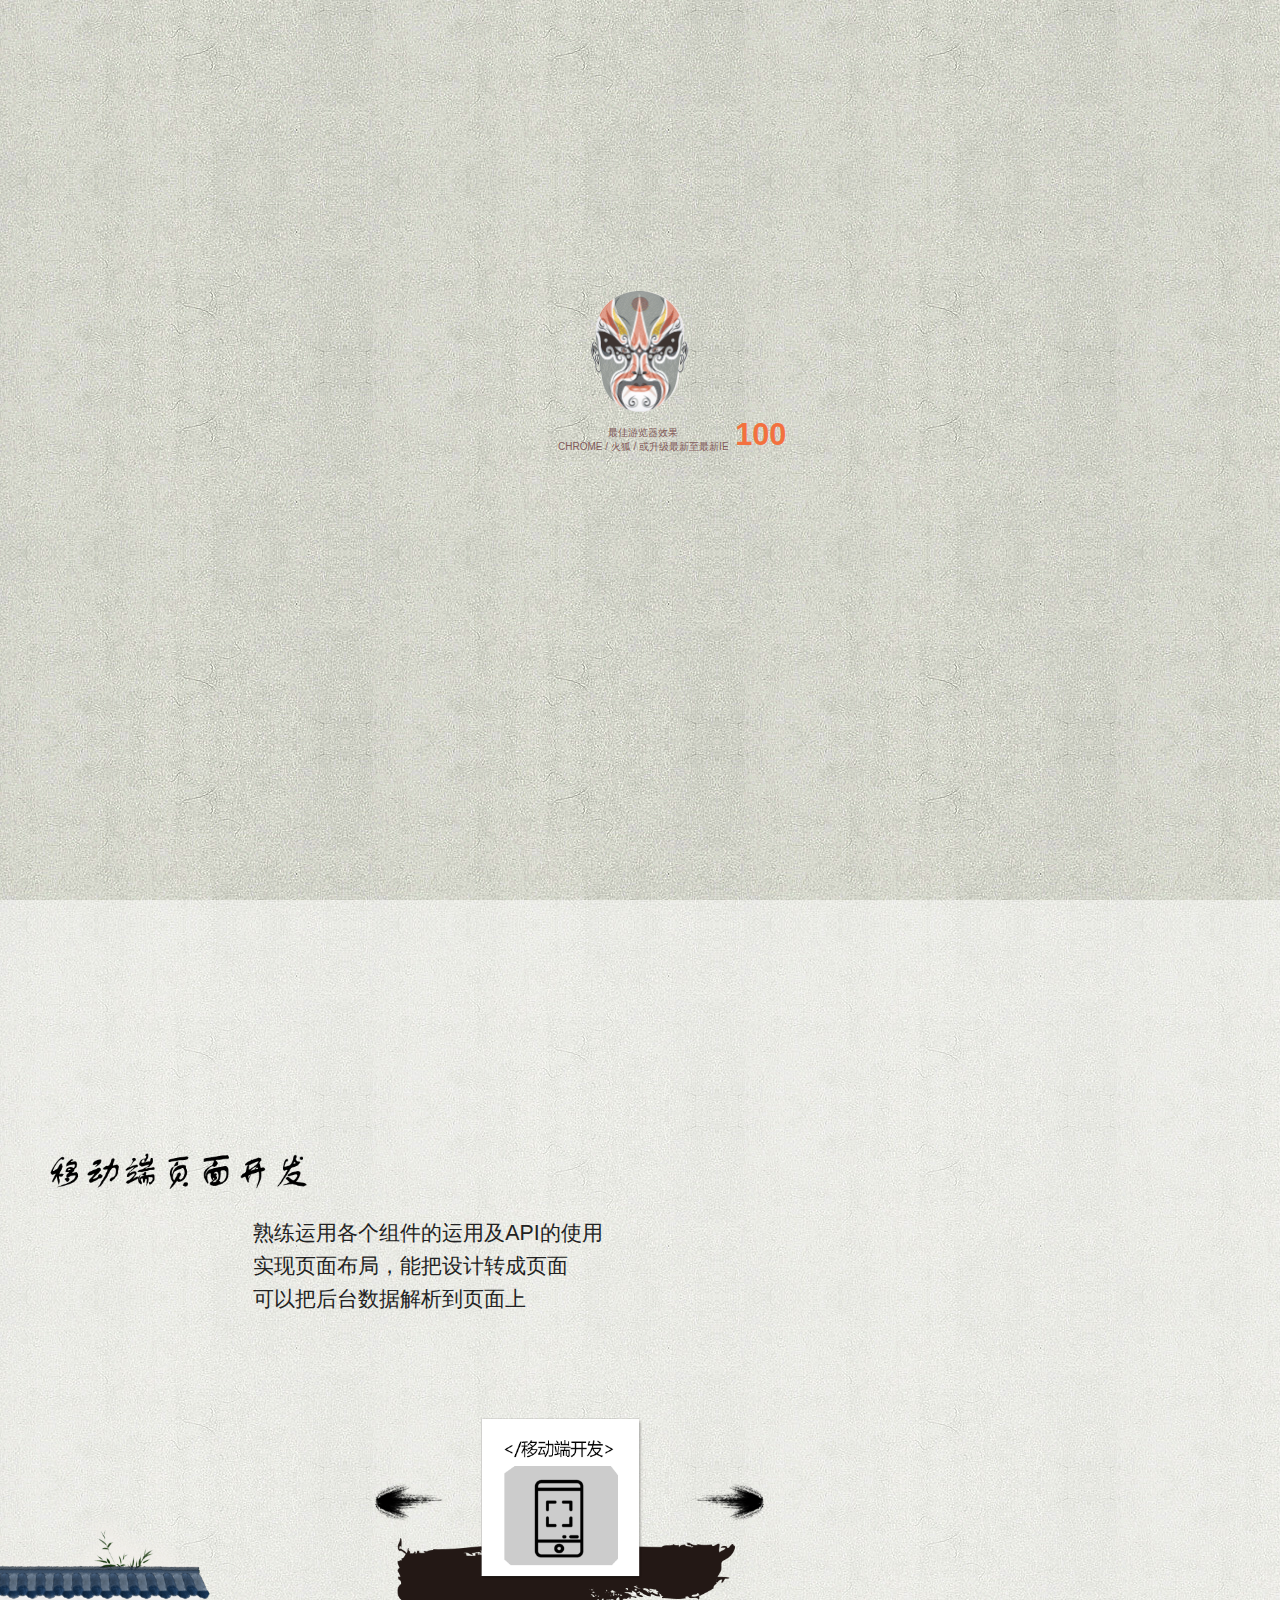
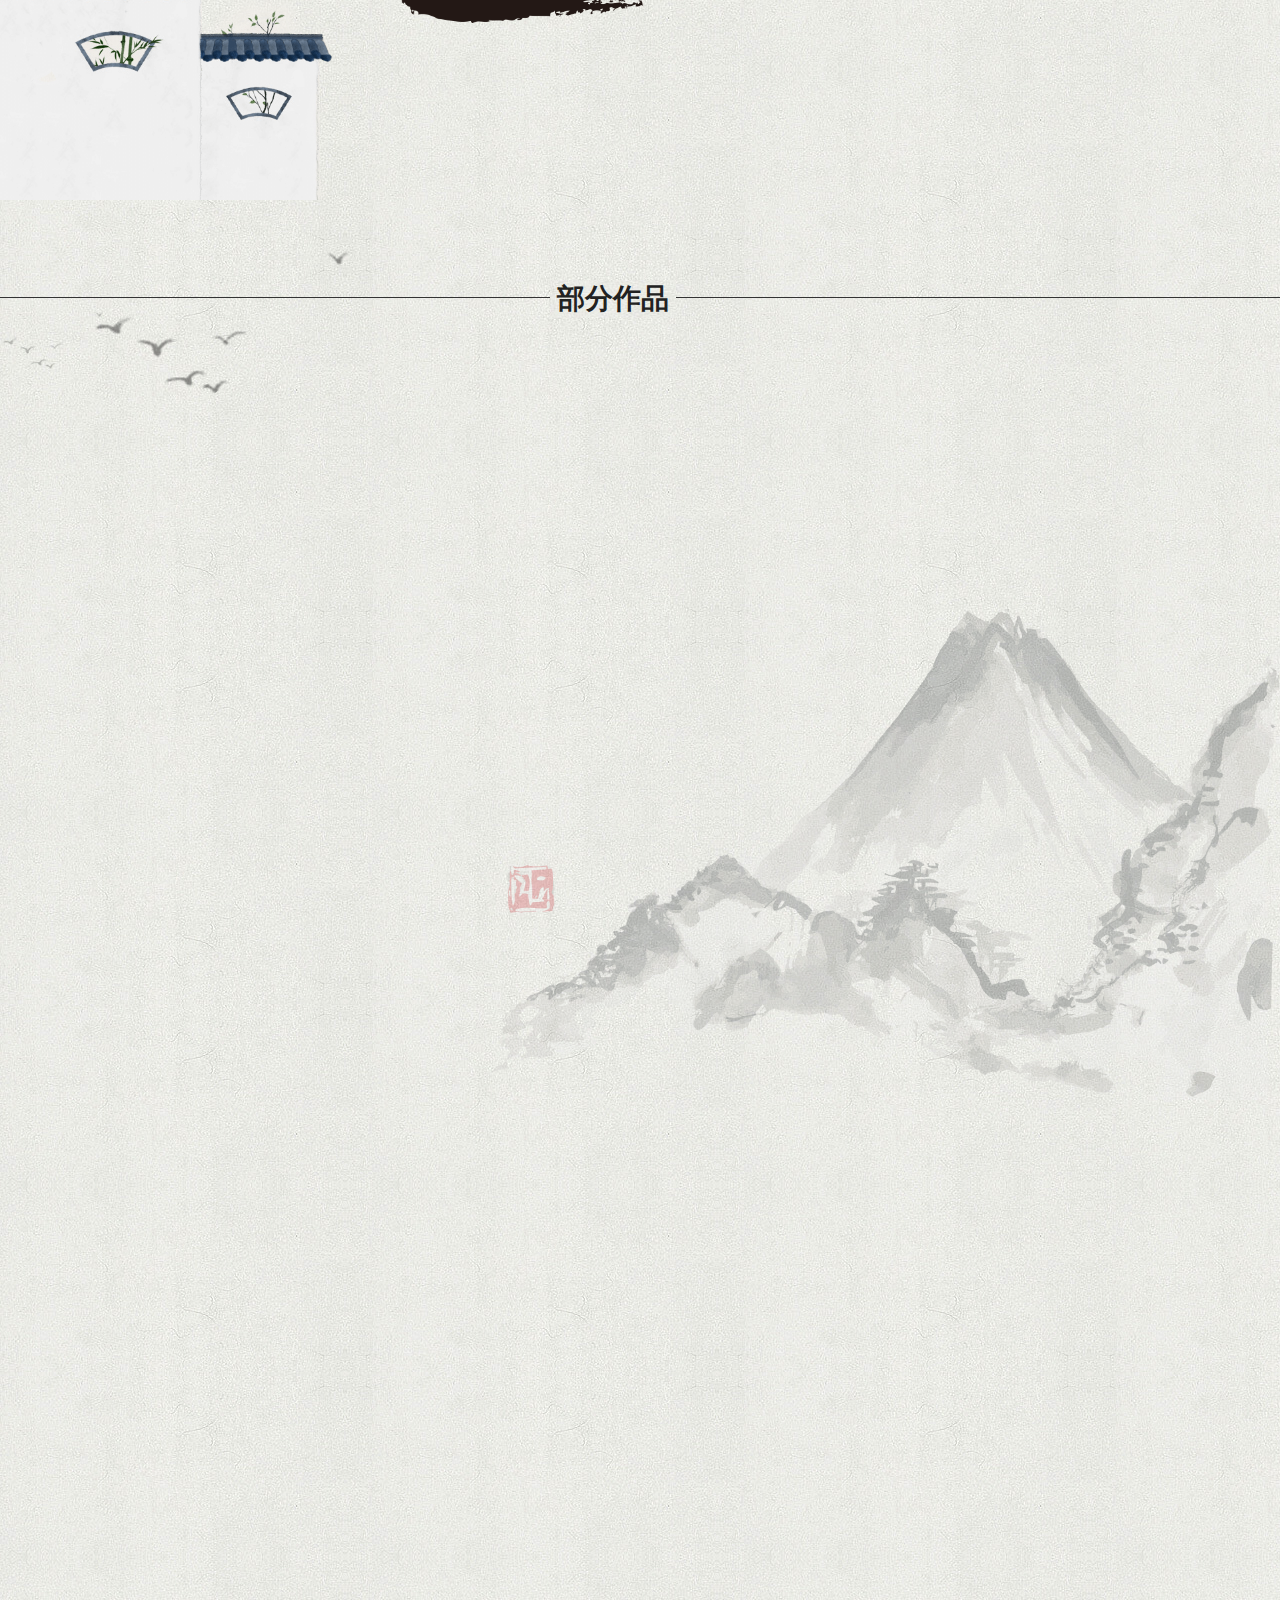
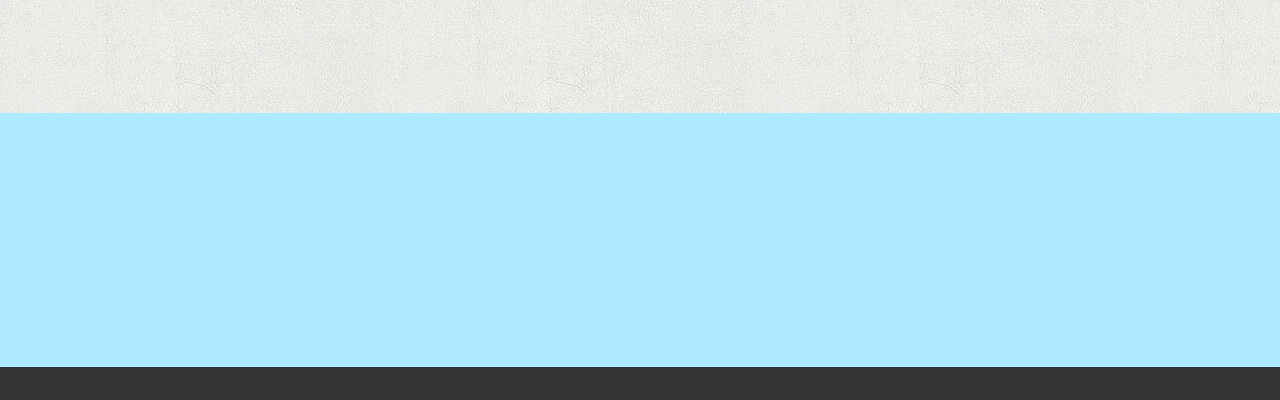
<file: other_projct/resume_project/index.html>
<!DOCTYPE html>
<html lang="zh-cmn-Hans">
<head>
    <meta charset="UTF-8">
    <title>森林熊个人前端简历</title>
    <meta name="keywords" content="森林熊, web前端, F2E, web前端个人简历, 前端开发" />
    <meta name="description" content="森林熊web前端工程师个人简历">
    <link rel="stylesheet" href="css/common/reset.css">
    <link rel="stylesheet" href="css/common/animate.css">
<!--    <link rel="stylesheet" href="css/index.css">-->
    <link rel="stylesheet" href="css/index2.css">
    <script src="js/common/jquery-1.11.3.js"></script>
    <script src="js/common/jquery.mousewheel.js"></script>
    <script src="js/plug/layer/layer.js"></script>
    <script src="js/common/velocity.js"></script>
    <script src="js/common/velocity.ui.js"></script>
    <script type="text/javascript" src="http://api.map.baidu.com/api?v=2.0&ak=rN1rTvMywwSdxR6IZPL96Vz0PyN9b08w"></script>
    
    <script>
        setRem();
        window.addEventListener('orientationchange',setRem)
        window.addEventListener('resize',setRem)
        function setRem(){
            var html = document.querySelector("html");
            var width = html.getBoundingClientRect().width;
            html.style.fontSize = width / 16 + 'px';
        }
        document.onkeydown = function(event){  
            var e = event || window.event;  
             var k = e.keyCode || e.which;  
            if(k == 32) {  
                return false; 
            }
        }; 
        
    </script>

    
</head>
<body>
<!--   loading-->
    <div id="loading">
        <img src="images/loading.gif" alt="">
        <div class="loadtxt">
            <p class="best">最佳游览器效果<br/> CHROME / 火狐 / 或升级最新至最新IE </p> 
            <p class="per"><span class="numPer">0</span><i class="iconfont" >&#xe61d;</i></p>
        </div>
    </div>
    
    <div class="heard" style="display:none;">
        <div class="Logo">
        </div>
        <div class="hNav">
            <ul>
                <li class="red">
                    <span>舍</span>
                    <i class="iconfont">&#xe609;</i>
                </li>
                <li>
                    <span>我</span>
                    <i class="iconfont">&#xe60a;</i>
                </li>
                <li>
                    <span>其</span>
                    <i class="iconfont">&#xe60b;</i>
                </li>
                <li>
                    <span>谁</span>
                    <i class="iconfont">&#xe60c;</i>
                </li>
            </ul>
        </div>
        <div class="music">
            <audio id="V2" loop="loop" preload="auto" >
                <source src="css/MainTitleTheme.mp3" type="audio/mpeg">
                <source src="css/MainTitleTheme.ogg" type="audio/ogg">
            </audio>
        </div>
    </div>
<!--    page1-->
    <div id="cont" style="display:none;">
        <div class="pages" id="page1">
            <div class="me"></div>
            <div class="yunduo yunduo1"></div>
            <div class="yunduo yunduo2"></div>
            <div class="yunduo yunduo3"></div>
            <div class="yunduo yunduo4"></div>
            <div class="people"></div>
            <div class="zhuzi"><img src="images/zhuzi.png" alt=""></div>
            <div class="mei"><img src="images/mei.png" alt=""></div>
            <div class="huawen"><img src="images/hua_bg.png" alt=""></div>
        </div>
<!--        page2-->
        <div class="pages" id="page2">
            <div id="skill">
                <ul>
                    <li style="display:block;">
                        <div class="sk-title title1"></div>
                        <p class="sk-cont1">熟练运用各个组件的运用及API的使用<br />实现页面布局，能把设计转成页面<br />可以把后台数据解析到页面上</p>
                        <div class="sk-pic pic1"></div>
                    </li>
                    <li>
                        <div class="sk-title title2"></div>
                        <p class="sk-cont1">掌握jQuery<br />掌握原生JS的编程<br />注重JavaScript性能优化<br />正在学习ES6和更多前端框架<br /><br />层出不穷的框架让人兴奋，而不同框架背后的思路却在逐渐统一</p>
                        <div class="sk-pic pic2"></div>
                    </li>
                    <li>
                        <div class="sk-title title3"></div>
                        <p class="sk-cont1">熟练运用css及css3新属性<br />掌握bootstrap框架及源码的实现<br />能让网页格式自动适应各款各大小的手机</p>
                        <div class="sk-pic pic3"></div>
                    </li>
                    <li>
                        <div class="sk-title title4"></div>
                        <p class="sk-cont1">深刻理解Web标准<br />熟练运用html标签<br />熟悉xml及xhtml标记语言<br />熟悉HTML5特性，了解HTML5最新规范<br />可以HTML5新特性开发移动端页面</p>
                        <div class="sk-pic pic4"></div>
                    </li>
                </ul>
                <div class="sk-btn">
                    <a class="last" href="javascript:void(0);"></a>
                    <a class="next" href="javascript:void(0);"></a>
                </div>
            </div>
           
            <div class="modian">
                <div class="modian1"></div>
                <div class="modian2"></div>
                <div class="modian3"></div>
                <div class="modian4"></div>
                <div class="modian5"></div>
            </div>
            
            <div class="minxi"></div>
            <div class="long"></div>
            <div class="mingyan"></div>
            <div class="qiang"></div>
        </div>
<!--        page3-->
        <div class="pages" id="page3">
            <div class="page3Title"><span>部分作品</span></div>
            <div class="shang"></div>
            <div class="works">
                <ul>
                    <li>
                        <div class="works-pic dajia">
                            <a href="../smartisan_project/index.html" target="_blank">
                                <img src="images/dajia.png" alt="">
                            </a>
                        </div>
                        <p class="works-title">Smartisan站</p>
                        <p class="works-sub">用最新的css3 以及animation动画做的静态页面</p>
                    </li>
                    <li>
                        <p class="works-title">Bootstrap 网页</p>
                        <p class="works-sub">用Bootstrap框架开发网页</p>
                        <div class="works-pic">
                            <a href="../bootstrap_project/index.html" target="_blank">
                                <img src="images/boot.png" alt="">
                            </a>
                        </div>
                    </li>
                    <li>
                        <div class="works-pic mayplay">
                            <a href="javascript:void(0);">
                                <img src="images/mayplay.jpg" alt="">
                            </a>
                        </div>
                        <p class="works-title">移动端应用</p>
                        <p class="works-sub">用H5 CSS3 js 开发移动端网页 适配各种移动置备</p>
                    </li>
                    <li>
                        <p class="works-title">美食城Web</p>
                        <p class="works-sub">静态页面配合js move运动框架</p>
                        <div class="works-pic WX">
                            <a href="../100du_project/index.html" target="_blank">
                                <img src="images/WX.png" alt="">
                            </a>
                        </div>
                    </li>
                </ul>
            </div>
            
            <div class="liao"></div>
            
        </div>
<!--        page4-->
        <div class="pages" id="page4">
            <div class="zhiji zhiji-text1"></div>
            <div class="zhiji zhiji-text2"></div>
            <div id="map"></div>
            <div class="foot"></div>
        </div>
    </div>
    
    <script src="js/index.js"></script>
    <script src="js/map.js"></script>
    <script>modian();</script>
    
</body>
</html>
</file>
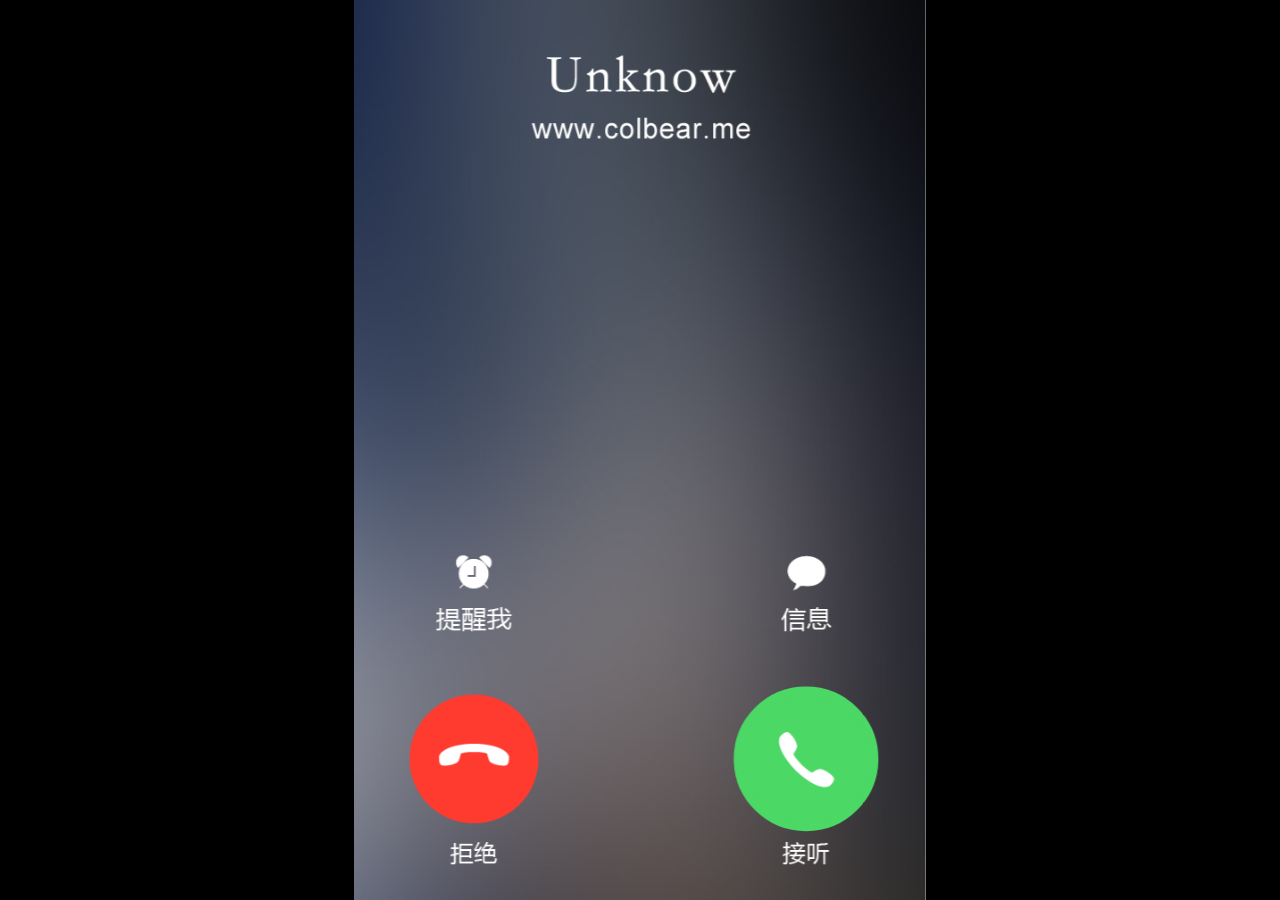
<file: other_projct/magicCube_project/magicCube.html>
<!DOCTYPE html>
<html lang="en">

<head>
    <meta charset="UTF-8">
    <meta name="viewport" content="width=device-width,user-scalable=no,initial-scale=1.0">
    <title></title>
    <link href="Mobile/css/index.css" rel="stylesheet">
    <script src="Mobile/js/conmon/jquery-2.1.3.min.js"></script>
    <script src="Mobile/js/index.js" type="text/javascript"></script>
</head>

<body>
    <div id="wrap">
        <audio id="bell" preload="auto" loop="loop">
            <source src="Mobile/music/bell.mp3" /> </audio>
        <audio id="say" preload="auto">
            <source src="Mobile/music/say.mp3" /> </audio>
        <audio id="music" preload="auto">
            <source src="Mobile/music/music.mp3" /> </audio>
        <div id="phone">
            <div class="phoneHead">
                <div class="HeadName"></div>
                <div class="callTime"></div>
            </div>
            <div class="phoneBtn">
                <div class="phoneArc"></div>
                <div class="phoneCall"></div>
            </div>
            <div class="phoneKey">
                <div class="HangeUp"></div>
            </div>
        </div>
        <div id="message">
            <ul id="messageList">
                <li class="sty1">
                    <div class="arrow"></div> <img src="Mobile/img/messageHead1.png"> 那个谁谁谁…… </li>
                <li class="sty2">
                    <div class="arrow"></div> <img src="Mobile/img/messageHead2.png"> 你是在喊我？(╬￣皿￣)=○ </li>
                <li class="sty1">
                    <div class="arrow"></div> <img src="Mobile/img/messageHead1.png"> 是啊，还能有谁？ </li>
                <li class="sty2">
                    <div class="arrow"></div> <img src="Mobile/img/messageHead2.png"> 刚才你打电话了？ 接通了怎么不说话！</li>
                <li class="sty1">
                    <div class="arrow"></div> <img src="Mobile/img/messageHead1.png"> 信号不好啦，问你件事情，你现在会前段什么技术啊。 </li>
                <li class="sty2">
                    <div class="arrow"></div> <img src="Mobile/img/messageHead2.png"> 额。。。怎么说呢! 这个给你怎么说的清楚啊！ </li>
                <li class="sty1">
                    <div class="arrow"></div> <img src="Mobile/img/messageHead1.png"> 那你会什么？ </li>
                <li class="sty1">
                    <div class="arrow"></div> <img src="Mobile/img/messageHead1.png"> 你能做什么？ </li>
                <li class="sty1">
                    <div class="arrow"></div> <img src="Mobile/img/messageHead1.png"> 你干了多久了？ </li>
                <li class="sty1">
                    <div class="arrow"></div> <img src="Mobile/img/messageHead1.png"> 你想后期往哪方面发展啊！ </li>
                <li class="sty1">
                    <div class="arrow"></div> <img src="Mobile/img/messageHead1.png"> 哦对了，你现在还在继续学习吗？ </li>
                <li class="sty1">
                    <div class="arrow"></div> <img src="Mobile/img/messageHead1.png"> 嗯？还在吗？？？ </li>
                <li class="sty2">
                    <div class="arrow"></div> <img src="Mobile/img/messageHead2.png"> 呃……在，被你问蒙了，打字都来不及回复你，你的问题太多了，我有个神奇魔方，等下我丢给你，里面有我的信息 </li>
                <li class="sty1">
                    <div class="arrow"></div> <img src="Mobile/img/messageHead1.png"> 啊？魔方？什么鬼东东？ </li>
                <li class="sty2">
                    <div class="arrow"></div> <img src="Mobile/img/messageHead2.png"> 发给你了，接住啊~~ </li>
            </ul>
            <div class="messageText"></div>
        </div>
        <div id="cube">
            <ul class="cubeBox">
                <li></li>
                <li></li>
                <li></li>
                <li></li>
                <li></li>
                <li></li>
            </ul>
            <div class="cubeTips"></div>
            <div class="cubeShare"></div>
            <div class="Mask">
                <div class="ShareMark"></div>
            </div>
        </div>
        
        <div id="details">
            <ul id="detailsList">
                <li>
                    <div class="detailImg"></div>
                    <div class="detailText"></div>
                </li>
                <li>
                    <div class="detailImg"></div>
                    <div class="detailText"></div>
                </li>
                <li>
                    <div class="detailImg"></div>
                    <div class="detailText"></div>
                </li>
                <li>
                    <div class="detailImg"></div>
                    <div class="detailText"></div>
                </li>
                <li>
                    <div class="detailImg"></div>
                    <div class="detailText"></div>
                </li>
                <li>
                    <div class="detailImg"></div>
                    <div class="detailText"></div>
                </li>
            </ul>
            <ul id="detailsDots">
                <li></li>
                <li></li>
                <li></li>
                <li></li>
                <li></li>
                <li></li>
            </ul>
            <div class="returnBtn"></div>
        </div>
    </div>
</body>

</html>
</file>
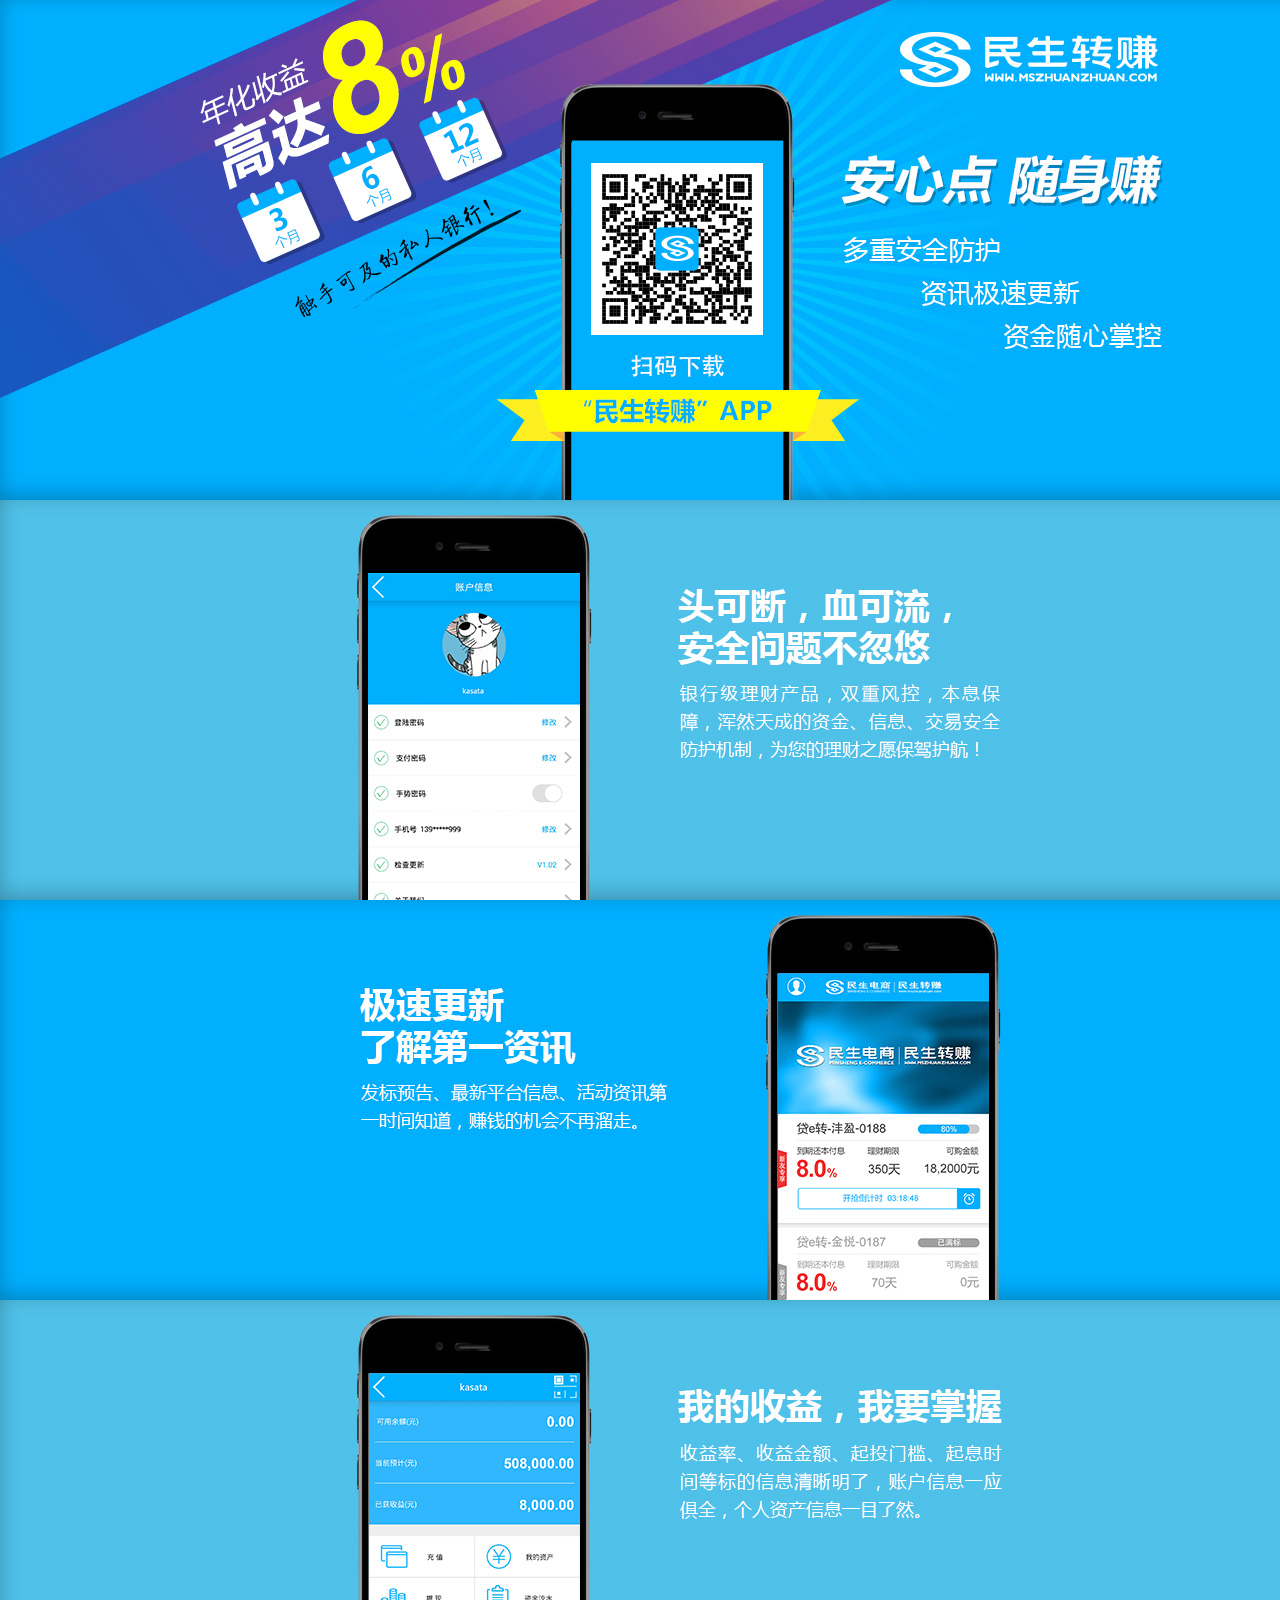
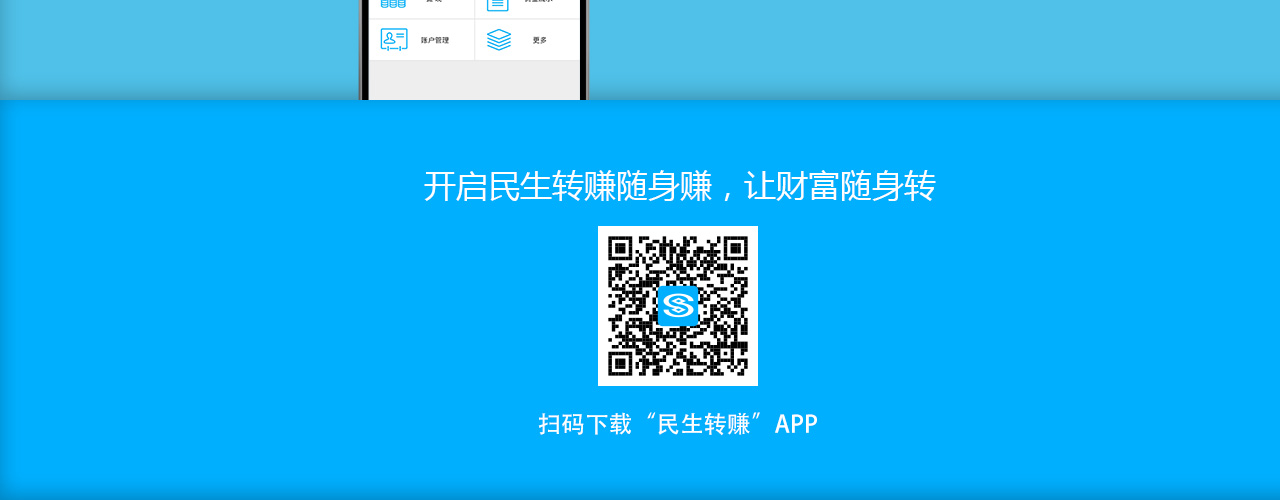
<file: other_projct/mszz_project/Downloadapp.html>
<!DOCTYPE html>
<html lang="zh-cmn-Hans">
<head>
    <meta charset="UTF-8">
    <title>zz_app_show</title>
    <link rel="stylesheet" href="css/master.css">
</head>
<body>
   <img src="images/bg_pc.jpg">
</body>
</html>
</file>
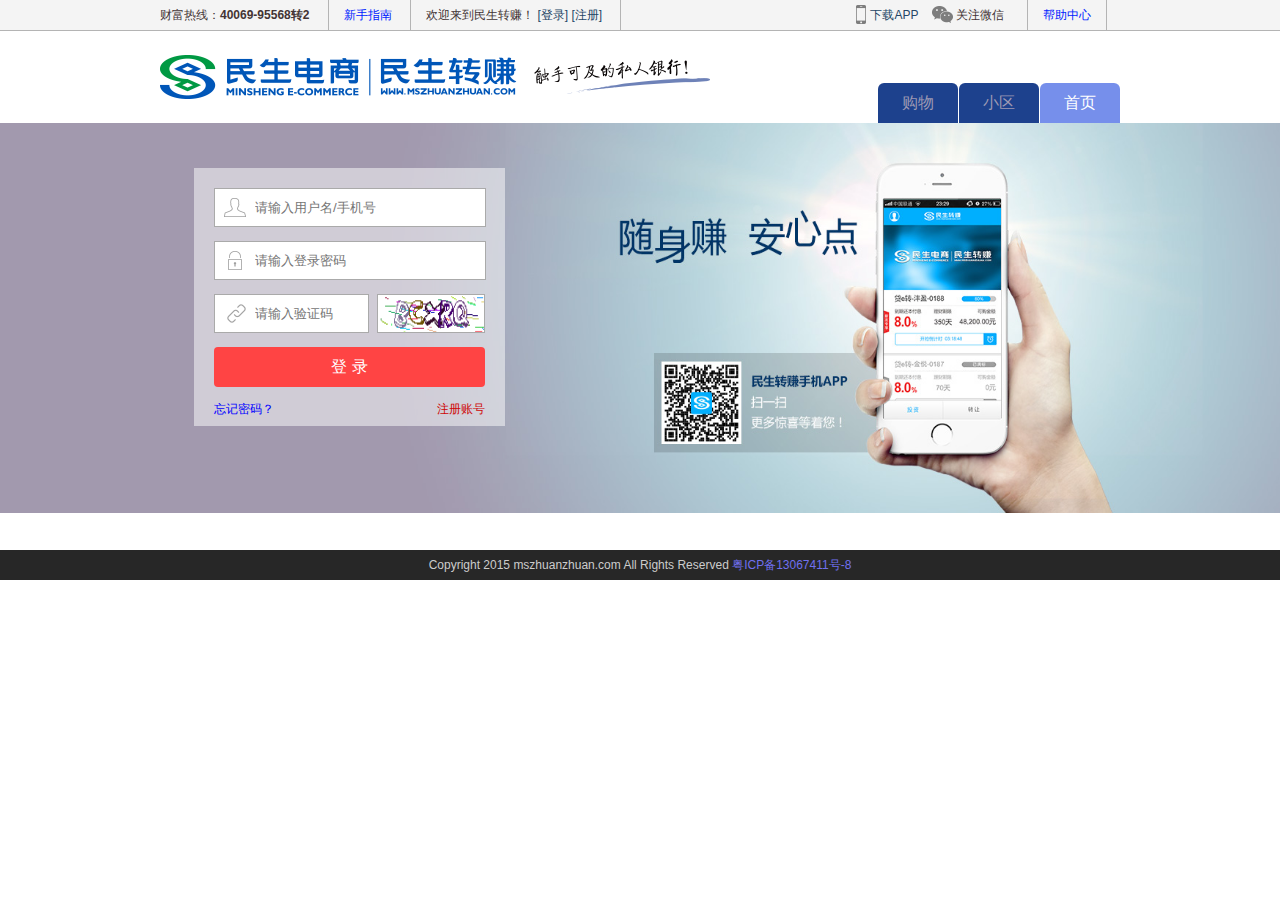
<file: other_projct/mszz_project/loginpage.html>
<!DOCTYPE html>
<html lang="zh-cmn-Hans">

<head>
    <meta charset="UTF-8">
    <title>首页-民生转赚</title>
    <link href="css/loginpage.css" rel="stylesheet" type="text/css">
</head>

<body>
    <div class="wrap">
        <div class="header">
            <div class="topbox">
                <div class="textbox">
                    <span class="pr">财富热线：<b>40069-95568转2</b></span>
                    <span class="pr pl">
                        <a class="diy" href="Newtour.html" target="_blank">新手指南</a>
                    </span>
                    <span class="pr pl"> 欢迎来到民生转赚！ <a  href="loginpage.html" target="_blank">[登录]</a> <a  href="toRegister.html" target="_blank">[注册]</a></span>
                    <span class="pr pl2 forestbear">
                        <em><i class="icons icon_app" ></i><a  href="Downloadapp.html" target="_blank">下载APP</a></em><a href="#"></a> 
                       <em><i class="icons icon_wx" ></i>关注微信</em>
                   </span>
                    <span class="pl pr l_border">
                        <a class="diy" href="#" target="_blank">帮助中心</a>
                    </span>
                </div>
            </div>
            <div class="midbox midbody">
               
               <a href="index.html">
               
                <img class="logo flt" src="images/logo.png">
                
               </a>
                <ul class="tab_menu frt">
                    <li><a href="#">购物</a></li>
                    <li><a href="#">小区</a></li>
                    <li class="curr"><a href="index.html">首页</a></li>
                </ul>
            </div>
        </div>
        <div class="mainbox">
           <div class="focusbox">
             
             <img src="images/loginbanner.jpg" height="130%" width="110%">
             
             
              <div class="kuangjia lg">
                   <div class="loginbg"></div>
                   <div class="loginbox">
                       <label>
                           <input class="login_input user" type="text" placeholder="请输入用户名/手机号">
                       </label>
                       <label>
                           <input class="login_input pswd tp" type="text" placeholder="请输入登录密码">
                       </label>
                       <p>
                           <input class="code_input tp" type="text" placeholder="请输入验证码">
                           <img class="codeimg frt tp" src="images/createVerfyCode.jpg">
                       </p>
                      <input class="dl_button tp" type="button" value="登 录">
                      <p>
                          <a class="wjmm flt tp" href="#" target="_blank">忘记密码？</a>
                          <a class="zczh frt tp" href="#" target="_blank">注册账号</a>
                      </p>
                   </div>
               </div>
           </div>
         <div class="content"></div>
        </div>
        </div>
        <div class="footer">
            <div class="footer_b">
                <p>Copyright 2015 mszhuanzhuan.com All Rights Reserved
                  <a href="#">粤ICP备13067411号-8</a>
                </p>
            </div>
        </div>
</body>

</html>
</file>
<file: web_project/css/index.css>
* {
    margin: 0;
    padding: 0;
}

ul {
    list-style: none;
}

a {
    text-decoration: none;
}

img {
    border: none;
    vertical-align: top;
}

body {
    font-size: 12px;
    font-family: "微软雅黑";
}

html,
body {
    width: 100%;
    height: 100%;
    overflow: hidden;
}

#loading {
    position: absolute;
    width: 100%;
    height: 100%;
    z-index: 100;
    background: #ffffff;
    -webkit-transition: 0.5s;
    opacity: 1;
    transition: 1s;
}

#loading .load_area {
    position: absolute;
    top: 50%;
    left: 50%;
    margin-left: -300px;
    margin-top: -150px;
    width: 600px;
    height: 300px;
}

#loading .load_area .anima {
    width: 600px;
    height: 100px;
}

#loading .load_area #percent {
    width: 600px;
    height: 50px;
    text-align: center;
    line-height: 50px;
    font-size: 25px;
    color: rgb(0, 0, 0);
    opacity: 0.3;
    -webkit-animation: fade 2s infinite linear alternate;
    animation: fade 2s infinite linear alternate;
}

@-webkit-keyframes fade {
    0% {
        opacity: 0.4;
    }
    50% {
        opacity: 0.6;
    }
    100% {
        opacity: .9;
    }
}

@keyframes fade {
    0% {
        opacity: 0.4;
    }
    50% {
        opacity: 0.6;
    }
    100% {
        opacity: .9;
    }
}

#loading .load_area .killBrowser {
    width: 600px;
    height: 150px;
}

#loading .load_area .killBrowser li {
    width: 70px;
    height: 70px;
    float: left;
    font-size: 15px;
    text-align: center;
    line-height: 80px;
    margin-top: 45px;
    margin-right: 5px;
}

#loading .load_area .killBrowser li.ie {
    width: 100px;
    height: 100px;
    margin: 30px 40px 0 10px;
}

#loading .load_area .killBrowser li.ie>img {
    width: 100px;
    height: 100px;
}

#loading .load_area .killBrowser li img {
    display: block;
    width: 70px;
    height: 70px;
}

#wrap {
    min-width: 470px;
    max-width: 1920px;
    max-height: 1080px;
    height: 100%;
    position: relative;
}

#wrap #nav {
    position: absolute;
    width: 100%;
    height: 0;
    background: rgba(255, 255, 255, .95);
    z-index: 4;
    transition: 0.35s;
    overflow: hidden;
}

#nav-content {
    position: absolute;
    top: 50%;
    left: 50%;
    margin-top: -250px;
    margin-left: -600px;
    width: 1200px;
    height: 500px;
    transition: 0.5s;
    z-index: 10;
}

#nav-content .nav-l {
    float: left;
    width: 300px;
    height: 500px;
}

#nav-content .nav-l>a {
    width: 100%;
    height: 100%;
    background: red;
}

.nav-l .myinfo {
    width: 300px;
    height: 500px;
    background: white;
    border-radius: 12px;
    overflow: hidden;
    -webkit-transition: 0.5s;
}

.nav-l .myinfo:hover {
    -webkit-transform: translate3d( 0, -10px, 0);
    box-shadow: 0 10px 25px 8px rgba(0, 0, 0, 0.26);
    cursor: pointer;
}

.nav-l .myinfo p {
    display: block;
    height: 50px;
    font-size: 25px;
    line-height: 50px;
    text-align: center;
    border: 1px solid #ccc;
    border-bottom: none;
    color: black;
    border-radius: 12px 12px 0 0;
}

.nav-l .myinfo img {
    height: 449px;
    width: 300px;
}

#nav-content .nav-r {
    width: 850px;
    height: 500px;
    float: right;
}

.nav-r .myproject {
    width: 900px;
    height: 500px;
    overflow: hidden;
    border-radius: 12px;
    transition: 0.5s;
    position: relative;
}

.nav-r .myproject .show,
.show2 {
    width: 300px;
    height: 500px;
    background: rgba(0, 0, 0, 0.51);
    opacity: 0;
    transition: 0.5s;
}

.showtext {
    position: absolute;
    top: 50px;
    width: 100%;
    color: white;
    font-size: 30px;
    letter-spacing: 5px;
    text-align: center;
}

.showimg{
    position: absolute;
    top: 50%;
    left: 50%;
    margin-top: -100px;
    margin-left: -100px;
    width: 200px;
    height: 200px;
}

.showimg img{
    width: 200px;
    height: 200px;
}







.myproject:hover {
    cursor: pointer;
    box-shadow: 0 10px 25px 8px rgba(0, 0, 0, 0.26);
    -webkit-transform: translate3d( 0, -10px, 0);
}

.nav-r .myproject li {
    position: absolute;
    top: 0;
    width: 300px;
    height: 500px;
    border-radius: 12px;
    cursor: pointer;
    overflow: hidden;
    box-shadow: 1px 4px 14px 8px rgba(0, 0, 0, 0.19);
    box-sizing: border-box;
}

.nav-r .myproject li .fastlink {
    position: absolute;
    width: 100%;
    height: 100%;
}

.nav-r .myproject li:nth-of-type(1) {
    background: url(../images/magic_cube.png) no-repeat;
    background-size: cover;
    border: 3px solid red;
}

.nav-r .myproject li:nth-of-type(1):hover .show {
    opacity: 1;
}

.nav-r .myproject li:nth-of-type(2) {
    background: url(../images/lvyou.png) no-repeat;
    background-size: cover;
    border: 3px solid blue;
}

.nav-r .myproject li:nth-of-type(2):hover .show2 {
    opacity: 1;
}

.nav-r .myproject li:nth-of-type(3) {
    background: url(../images/bootstrap.png) no-repeat;
    background-size: cover;
    border: 3px solid yellow;
}

.nav-r .myproject li:nth-of-type(4) {
    background: url(../images/minsheng.png) no-repeat;
    background-size: cover;
    border: 3px solid pink;
}

.nav-r .myproject li:nth-of-type(5) {
    background: url(../images/100du.png) no-repeat;
    background-size: cover;
    border: 3px solid #00c936;
}

.nav-r .myproject li:nth-of-type(6) {
    background: url(../images/sos.png) no-repeat;
    background-size: cover;
    border: 3px solid #00ebff;
}

#wrap .layer {
    position: absolute;
    width: 110%;
    height: 110%;
    background: url(../images/wallhaven-153272.jpg) no-repeat 50% 60%;
    background-size: cover;
}

#mask {
    position: absolute;
    top: 0;
    left: 0;
    width: 100%;
    height: 100%;
    /*background: rgba(0,0,0,.4);*/
}

#mask .navList {
    position: absolute;
    top: 50px;
    left: 0;
    width: 100%;
    height: 100px;
    z-index: 10;
}

#mask .navList .logo {
    position: absolute;
    left: 5%;
    width: 70px;
    height: 70px;
    border-radius: 50%;
    background: url(../images/logo.jpg) no-repeat;
    background-size: cover;
}

#mask .navList .logo>a {
    position: absolute;
    width: 100%;
    height: 100%;
}

#mask .navList .logo .text {
    position: absolute;
    width: 70px;
    top: 80px;
    left: 0;
    font-size: 20px;
    letter-spacing: 3px;
    font-weight: bold;
    color: white;
}

#mask .navList .menuBtn {
    position: absolute;
    top: 30%;
    margin-top: -25px;
    right: 50px;
    width: 50px;
    height: 50px;
}

#mask .navList .menuBtn .btn-menu {
    width: 50px;
    height: 50px;
    background: url(../images/menu.png) no-repeat;
    background-size: contain;
    cursor: pointer;
    display: block;
}

#mask .navList .menuBtn .btn-close {
    width: 50px;
    height: 50px;
    background: url(../images/close.png) no-repeat;
    background-size: contain;
    cursor: pointer;
    display: none;
}

.mask-left {
    position: absolute;
    width: 100%;
    height: 100%;
    background: rgba(116, 53, 62, 0.5);
    transform: skewX(40deg) translateX(-50%);
    z-index: 2;
}

#mask .time-text {
    position: absolute;
    height: 300px;
    width: 100%;
    top: 50%;
    padding-left: 50px;
    margin-top: -150px;
    font-size: 20px;
    color: white;
    z-index: 3;
}

#mask .time-text .time {
    width: 100%;
    height: 20px;
    margin-top: 50px;
    margin-bottom: 30px;
    margin-left: 110px;
}

#mask .time-text h1 {
    text-align: left;
    width: 35%;
    margin-bottom: 20px;
    margin-left: 110px;
}

#mask .time-text .textList {
    margin-left: 110px;
    text-align: left;
    width: 35%;
    font-size: 16px;
}

#mask .bird {
    position: absolute;
    right: 5%;
    top: 10%;
    width: 800px;
    height: 500px;
    background: url(../images/bird.png) no-repeat;
    background-size: contain;
    z-index: 1;
}

#link {
    position: absolute;
    top: 50%;
    left: 0;
    margin-top: -100px;
    width: 60px;
    height: 200px;
    transition: 0.5s;
}

#link-list li {
    width: 60px;
    height: 50px;
    margin-bottom: 20px;
    cursor: pointer;
}

#link-list .link-qq {
    background: url(../images/qq.png) no-repeat right;
    background-size: contain;
}

#link-list .link-wechat {
    background: url(../images/wechat.png) no-repeat right;
    background-size: contain;
}

#link-list .github {
    background: url(../images/github.png) no-repeat right;
    background-size: contain;
}

#link-list li.link-qq:hover {
    background: url(../images/qq-bg.png) no-repeat right;
    background-size: contain;
}

#link-list li.link-wechat:hover {
    background: url(../images/wechat_bg.png) no-repeat right;
    background-size: contain;
}

#link-list li.github:hover {
    background: url(../images/github-bg.png) no-repeat right;
    background-size: contain;
}

#link-qc {
    position: absolute;
    top: 20px;
    right: -200px;
    width: 150px;
    height: 150px;
}

#link-qc li {
    width: 100%;
    height: 100%;
    display: none;
}

#link-qc li.qq-qc {
    background: url(../images/QQ.jpg) no-repeat;
    background-size: contain;
    border: 2px solid rgba(1, 130, 195, 0.65);
}

#link-qc li.wechat-qc {
    background: url(../images/WeChat.jpg) no-repeat;
    background-size: contain;
    border: 2px solid black;
}

#particles-js {
    width: 100%;
    height: 100%;
    transform: skew(-40deg);
}

@media screen and (max-width: 992px) {
    .mask-left {
        background: rgba(0, 0, 0, 0);
    }
    #mask {
        background: rgba(116, 53, 62, 0.5);
    }
    .bird {
        display: none;
    }
  
    
  
}

@media screen and (max-width: 1530px) {
    
    .myproject {
        display: none;
    }
    
    .nav-l .myinfo{
        
        position: absolute;
        top: 50%;
        left: 50%;
        margin-top: -250px;
        margin-left: -150px;
        
    }
    
    #link{
        z-index: 15;
    }
    
}



/*loading加载动画*/

.loader {
    box-sizing: border-box;
    display: flex;
    margin: 0 auto;
    max-width: 25%;
    height: 100px;
    align-items: center;
    justify-content: center;
}

#progress {
    height: 3px;
    width: 0;
    -webkit-transition: 0.5s;
    transition: 0.5s;
}

@-webkit-keyframes line-scale-pulse-out-rapid {
    0% {
        -webkit-transform: scaley(1);
        transform: scaley(1);
    }
    80% {
        -webkit-transform: scaley(0.3);
        transform: scaley(0.3);
    }
    90% {
        -webkit-transform: scaley(1);
        transform: scaley(1);
    }
}

@keyframes line-scale-pulse-out-rapid {
    0% {
        -webkit-transform: scaley(1);
        transform: scaley(1);
    }
    80% {
        -webkit-transform: scaley(0.3);
        transform: scaley(0.3);
    }
    90% {
        -webkit-transform: scaley(1);
        transform: scaley(1);
    }
}

.line-scale-pulse-out-rapid > div {
    background-color: rgba(144, 144, 144, 0.56);
    width: 4px;
    height: 35px;
    border-radius: 2px;
    margin: 2px;
    -webkit-animation-fill-mode: both;
    animation-fill-mode: both;
    display: inline-block;
    -webkit-animation: line-scale-pulse-out-rapid 0.9s 0s infinite cubic-bezier(.11, .49, .38, .78);
    animation: line-scale-pulse-out-rapid 0.9s 0s infinite cubic-bezier(.11, .49, .38, .78);
    
    
}

.line-scale-pulse-out-rapid > div:nth-child(2),
.line-scale-pulse-out-rapid > div:nth-child(4) {
    -webkit-animation-delay: 0.25s !important;
    animation-delay: 0.25s !important;
}

.line-scale-pulse-out-rapid > div:nth-child(1),
.line-scale-pulse-out-rapid > div:nth-child(5) {
    -webkit-animation-delay: 0.5s !important;
    animation-delay: 0.5s !important;
}
</file>
<file: other_projct/bootstrap_project/css/main.css>
body {
    font-family: "Helvetica Neue",Helvetica,Arial,"Hiragino Sans GB","Hiragino Sans GB W3","WenQuanYi Micro Hei",sans-serif
}

h1,.h1,h2,.h2,h3,.h3,h4,.h4,.lead {
    font-family: "Helvetica Neue",Helvetica,Arial,"Hiragino Sans GB","Hiragino Sans GB W3","Microsoft YaHei UI","Microsoft YaHei","WenQuanYi Micro Hei",sans-serif
}

body {
    padding-top: 30px
}

@media (min-width: 768px) {
    .navbar {
        min-height:40px
    }

    .navbar-nav>li>a {
        font-size: 14px;
        padding-top: 11px;
        padding-bottom: 11px
    }

    .navbar-brand {
        padding-top: 0;
        padding-bottom: 0;
        line-height: 42px;
        height: 42px
    }
}
.jumbotron {
    position: relative;
    text-align: center;
    text-shadow: 0 1px 3px rgba(0,0,0,.4),0 0 30px rgba(0,0,0,.075);
    padding: 40px 0;
    text-shadow: 0 1px 3px rgba(0,0,0,.4),0 0 30px rgba(0,0,0,.075);
    background: #020031;
    background: -moz-linear-gradient(45deg,#020031 0,#6d3353 100%);
    background: -webkit-gradient(linear,left bottom,right top,color-stop(0%,#020031),color-stop(100%,#6d3353));
    background: -webkit-linear-gradient(45deg,#020031 0,#6d3353 100%);
    background: -o-linear-gradient(45deg,#020031 0,#6d3353 100%);
    background: -ms-linear-gradient(45deg,#020031 0,#6d3353 100%);
    background: linear-gradient(45deg,#020031 0,#6d3353 100%);
    box-shadow: inset 0 3px 7px rgba(0,0,0,.2),inset 0 -3px 7px rgba(0,0,0,.2);
}

.jumbotron .container{
    position: relative;
    z-index: 2;
}
.jumbotron:before {
    display: block;
    position: absolute;
    top: 0;
    left: 0;
    right: 0;
    bottom: 0;
    content: "";
    background: url(../img/bs-docs-masthead-pattern.png) repeat center center;
    opacity: 0.4;
}

.masthead .btn-lg {
    padding: 13px 35px 17px;
}
.masthead .btn-primary {
    box-shadow: inset 0 -4px 0 #2a6496;
    border: 0;
    color: #fff;
}
.masthead{
    padding: 60px 0 80px;
    margin-bottom: 0;
    z-index: 2;
}

.masthead-button-links .btn{
    transition: all .2s ease-in-out;
}

.masthead .masthead-links{
    list-style: none;
    margin: 0;
    padding: 0;
}

.masthead h1{
    color: white;
    font-size: 60px;
    font-weight: 700;
}

@media screen and (min-width:768px){
    .masthead h1{
        font-size: 60px;
    }
    
    .masthead h2{
    
    font-size: 24px;   
    }
    
}

@media screen and (max-width:768px){
    
    #scrollUp {
        display: none !important;
    }
    
}




@media screen and (min-width:992px){
    .masthead h1{
        font-size: 100px;
    }
    
    
    
}


.masthead h2{
    color: white;
    font-size: 18px;
    font-weight: 200;
    line-height: 1.25
}


@media screen and (min-width:992px){
    .masthead h2{
    
    font-size: 30px;
    

}
}

.masthead p{
    font-size: 40px;
    display: inline-block;
    margin-top: 30px;
}
.masthead .masthead-links a{
    color: #777;
    transition: all 0.2s ease-in-out;
}
.masthead .masthead-links a:hover{
    color: white;
}



.bc-social {
    position: relative;
    padding: 15px 0;
    background-color: #f5f5f5;
    border-top: 1px solid #fff;
    border-bottom: 1px solid #ddd;
    box-sizing: border-box;
    text-align: center;
    z-index: 2;
}

.bc-social .social-button {
    margin-left: 0;
    margin-bottom: 0;
    padding-left: 0;
    list-style: none;
}

.bc-social .social-button li {
    display: inline-block;
    line-height: 1;
    color: #555;
    padding: 0 10px;
}
.bc-social .social-button li .fa{
    font-size: 18px;
    margin-right: 3px;
    color: #505050;
}


.bc-social .social-button li a{
    color: #6c6c6c;
}
.bc-social .social-button li a:hover{
    color: #619eff;
}
.projects h2,
p {
    color: black;
    text-align: center;
}

.projects-header {
    width: 60%;
    text-align: center;
    margin-left: auto;
    margin-right: auto;
    margin-top: 60px;
    margin-bottom: 40px;
}

.page-header {
    border-bottom: 1px solid #eee;
}

.projects .caption h3 {
    text-align: center;
}

.thumbnail {
    height: 336px;
    max-width: 310px;
    margin: 0 auto;
    margin-bottom: 30px;
    border-radius: 0;
}
.caption a{
    color: #337ab7;
    transition: all 0.2s ease-in-out;
    -webkit-transition:all 0.2s ease-in-out;
    -moz-transition:all 0.2s ease-in-out;
    -o-transition:all 0.2s ease-in-out;
    -ms-transition:all 0.2s ease-in-out;
}
.caption a:hover{
    text-decoration: none;
    color: #1c5485;
}
.caption h3 {
    font-size: 24px;
   margin-bottom: 10px;
}

.caption p {
    color: #848484;
}
.footer{
    border-top: 1px solid #ddd;
}
.footer .footer-top{
    padding: 20px 0;
    border-bottom: 1px solid #ddd;
}
.footer .footer-top .about h4{
    color: #563d7c;
    font-size: 16px;
}
.footer p{
    text-align: left;
    color: #777;   
}

.footer .footer-top .list{
    list-style: none;
    margin: 0;
    padding: 0;
}

.footer .footer-top .list li{
    margin-top: 10px;
    font-size: 14px;
}

.footer .footer-top .list li a{
    color: #777;
}

.footer-bottom{
    padding-top: 20px;
    padding-bottom: 50px;
    text-align: center;
}
.footer-bottom li{
    color: #777;
}
.footer-bottom li a{
    color: #777;
}

.footer-bottom li a:hover{
    color: #777;
}

#scrollUp {
    position: fixed;
    background-color: rgba(0, 0, 0, 0.87);
    color: #eee;
    font-size: 40px;
    line-height: 1;
    text-align: center;
    text-decoration: none;
    bottom: 50px;
    right: 50px;
    overflow: hidden;
    width: 46px;
    height: 46px;
    border: none;
    opacity: .8;
    cursor: pointer;
    display: none;
}


#scrollUp #triangle-up {
    position: absolute;
    top: 10px;
    left: 8px;
    width: 0;
    height: 0;
    border-left: 15px solid transparent;
    border-right: 15px solid transparent;
    border-bottom: 20px solid #fff;
}
</file>
<file: other_projct/resume_project/css/index2.css>
body{
    min-width: 10rem;
    overflow:hidden;
    background:url(../images/bg.jpg);
}

/* loading */

#loading{
    min-width: 10rem;
    width:100%;
    height:100%;
    background:url(../images/bg2.png);
    position: relative;
    z-index: 100;
}

#loading img{
    width:1.25rem;
    position: absolute;
    left:50%;
    top: 50%;
    margin:-1.98333rem 0 0 -0.625rem ;
}

.loadtxt{
    position: absolute;
    left:50%;
    top: 50%;
    margin: -0.3rem 0 0 -1.025rem;
}

.loadtxt .best{
    text-align: center;
    font-size: 0.125rem;
    color:#815959;
    float:left;
}

.loadtxt .per{
    float:left;
    font-size: 0.38333rem;
    font-weight: 600;
    color:#f3713e;
    margin:-0.10833rem 0 0 0.08333rem;
}

.loadtxt i{
    font-size: 0.38333rem;
    color:#aea6a6;
}

/* logo and nav */

.Logo{
    min-width: 10rem;
    position: fixed;
    top:1%;
    left:50%;
    z-index: 2;
    margin-left:-0.83333rem;
}

.Logo img{
    width:1.66667rem;
    height:0.66667rem;
}

.hNav{
    position: fixed;
    top:10%;
    left:50%;
    z-index: 2;
    margin-left:-2rem;
    min-width: 10rem;
}

.hNav ul li{
    position: relative;
    width:0.75rem;
    height:0.78333rem;
    float:left;
    cursor: pointer;
    margin-right: 0.25rem;
}

.hNav ul li span{
    position: absolute;
    top: 0.04167rem;
    left: 0.20833rem;
    font-size: 0.3rem;
    font-weight: bolder;
    color: #ffffff;
    z-index: 3;
    text-shadow: 0.025rem 0.01667rem 0.04167rem #000000;
}

.hNav ul li i{
    position: absolute;
    top:0;
    left:0;
    font-size: 0.75rem;
    z-index:2;
    background-size: cover
}

.music {
    position: fixed;
    top:3%;
    right:3%;
    z-index: 10;
    cursor:pointer;
    width:0.41667rem;
    height:0.41667rem;
    background:url(../images/music.png) no-repeat center / cover;
    animation: music 2s infinite;
    -webkit-animation:music 2s linear infinite;
}

@keyframes music
{
    0%   {transform:rotate(0deg);}
    100%   {transform:rotate(360deg);}

}

@-webkit-keyframes music
{
    0%   {-webkit-transform:rotate(0deg);}
    100%   {-webkit-transform:rotate(360deg);}
}

/* page */

#cont{
    width:100%;
    height:100%;
    position: absolute;
    top:0;
    left:0;
    z-index: 1;
}

#cont div.pages{
    height:100%;
    position: relative;
    overflow: hidden;
}


/* page1 */


#page1{
    -webkit-transform-style:preserve-3d;
    transform-style:preserve-3d;
    -webkit-perspective:6.66667rem;
}

.mei img{
    width:3.983333rem;
    height:3.541667rem;
}

#page1 .zhuzi{
    position: absolute;
    top:0;
    right: 0;
    
}

.zhuzi img{
    width:2.70833rem;
    height:100%;
}

#page1 .huawen{
    position: absolute;
    top:28%;
    left: 50%;
    margin:0 0 0 -2.2rem;
}

#page1 .huawen img{
    width:4.4rem;
    height:4.35rem;
}

#page1 .people{
    position: absolute;
    top:5%;
    left:48%;
    z-index: 2;
    width:5.125rem;
    height:4.71667rem;
    margin-left: -2.69167rem;
    background:url(../images/people.png) no-repeat 0% 0% /cover;
}

#page1 .yunduo{
    -webkit-backface-visibility:hidden;
    backface-visibility:hidden;
/*
    transform: translateZ(0.01px);
    -webkit-transform:translateX(0.01px); 
*/
}

#page1 .yunduo1{
    position: absolute;
    top:15%;
    left:99%;
/*    left:11%;*/
    z-index: 3;
    width:2.46667rem;
    height:1.29167rem;
    background:url(../images/yuduo1.png) no-repeat center / cover;
}

#page1 .yunduo2{
    position: absolute;
    top:55%;
    left:99%;
/*    left:19%;*/
    z-index: 3;
    width:2.83333rem;
    height:1.50833rem;
    background:url(../images/yuduo2.png) no-repeat center / cover;
}

#page1 .yunduo3{
    position: absolute;
    top:11%;
    left:99%;
/*    left:60%;*/
    z-index: 3;
    width:3.70833rem;
    height:1.96667rem;
    background:url(../images/yuduo3.png) no-repeat center / cover;
}

#page1 .yunduo4{
    position: absolute;
    top:63%;
    left:99%;
/*    left:69%;*/
    z-index: 3;
    width:1.925rem;
    height:1.30833rem;
    background:url(../images/yuduo4.png) no-repeat center / cover;
}

#page1 .me{
    position: absolute;
    top:45%;
    left:50%;
    z-index: 2;
    display: none;
    width:1.61667rem;
    height:2.18333rem;
    margin: 1.65rem 0 0 -0.80833rem;
    background:url(../images/me.png) no-repeat center / cover;
}

/* page2 */

#page2 .qiang{
    position: absolute;
    left:0;
    bottom: 0;
    width:4.94167rem;
    height:4.975rem;
    background:url(../images/qiang.png) no-repeat center / cover;
}

#page2 .mingyan{
    position: absolute;
    left:50%;
    top: 5%;
    display: none;
    margin-left:-5.25rem;
    width:7.375rem;
    height:1rem;
    background:url(../images/minyan.png) no-repeat center / cover;
}

#page2 .long{
    position: absolute;
    right:0;
    bottom: 0;
    z-index: 2;
    width:2.33333rem;
    height:4.21667rem;
    opacity: 0;
    -webkit-transform-origin:bottom right;
    transform-origin:bottom right;
    -webkit-transform:scale(0.2);
    transform:scale(0.2);
    background:url(../images/long.png) no-repeat center / cover;
}

#page2 .long2{
    
    animation: long2 26s infinite 3s;
    -webkit-animation: long2 26s infinite 3s;
}

@-webkit-keyframes long2 
{
    0%{opacity: 0;-webkit-transform:scale(0.2);}
    
    20%{opacity: .8;-webkit-transform:scale(1);}
    30%{opacity: .8;-webkit-transform:scale(1);}
    40%{opacity: 0;-webkit-transform:scale(5);}
    
    100%{opacity: 0;-webkit-transform:scale(5);}
}

@keyframes long2   
{
    0%{opacity: 0;transform:scale(0.2);}
    
    20%{opacity: .8;transform:scale(1);}
    30%{opacity: .8;transform:scale(1);}
    40%{opacity: 0;transform:scale(5);}
    
    100%{opacity: 0;transform:scale(5);}
}



#page2 .minxi{
    position: absolute;
    top:20%;
    left: 64%;
    z-index: 2;
    width:0px;
    height:5.48333rem;
    background:url(../images/minxi.png) no-repeat top right / cover;
}

#page2 .minxi2{
    animation: minxi2 6s forwards;
    -webkit-animation: minxi2 6s forwards;
}

@-webkit-keyframes minxi2 
{
    0%{width: 0px;}
    10%{width: 0.41667rem;}
    20%{width: 1.33333rem;}
    30%{width: 1.33333rem;}
    40%{width: 1.58333rem;}
    50%{width: 1.58333rem;}
    60%{width: 2.08333rem;}
    70%{width: 2.08333rem;}
    80%{width: 2.5rem;}
    90%{width: 3.33333rem;}
    100%{width:3.8rem;}
}

@keyframes minxi2   
{
    0%{width: 0px;}
    10%{width: 0.41667rem;}
    20%{width: 1.33333rem;}
    30%{width: 1.33333rem;}
    40%{width: 1.58333rem;}
    50%{width: 1.58333rem;}
    60%{width: 2.08333rem;}
    70%{width: 2.08333rem;}
    80%{width: 2.5rem;}
    90%{width: 3.33333rem;}
    100%{width:3.8rem;}
}


#page2 .modian .modian1{
    position: absolute;
    top:30%;
    left: 10%;
    z-index: 1;
    opacity: 0;
    width:2.53333rem;
    height:2.45833rem;
    -webkit-transform:scale(.2);
    background:url(../images/modian1.png) no-repeat center / cover;
}

#page2 .modian .modian2{
    position: absolute;
    top:65%;
    left: 30%;
    z-index: 1;
    opacity: 0;
    width:2.16667rem;
    height:1.73333rem;
    -webkit-transform:scale(.3);
    background:url(../images/modian2.png) no-repeat center / cover;
}

#page2 .modian .modian3{
    position: absolute;
    top:26%;
    left: 40%;
    z-index: 1;
    opacity: 0;
    width:2.88333rem;
    height:2.38333rem;
    -webkit-transform:scale(.2);
    background:url(../images/modian3.png) no-repeat center / cover;
}

#page2 .modian .modian4{
    position: absolute;
    top:20%;
    left: 60%;
    z-index: 1;
    opacity: 0;
    width:2.53333rem;
    height:2.45833rem;
    -webkit-transform:scale(.2);
    background:url(../images/modian4.png) no-repeat center / cover;
}

#page2 .modian .modian5{
    position: absolute;
    top:70%;
    left: 70%;
    z-index: 1;
    opacity: 0;
    width:1.09167rem;
    height:1.29167rem;
    -webkit-transform:scale(.2);
    background:url(../images/modian5.png) no-repeat center / cover;
    
}

.modi{
    animation: modi 5s forwards;
    -webkit-animation: modi 5s forwards;
}


@-webkit-keyframes modi 
{
    0%{opacity: .8;}
    100%{opacity: 0;-webkit-transform:scale(1.5);}
}

@keyframes modi   
{
    0%{opacity: .8;}
    100%{opacity: 0;transform:scale(1.5);}
}

#page2 #skill{
    width:100%;
    height:100%;
    position: absolute;
    left:0;
    top:0;
    z-index: 4
}

#skill ul li{
    display: none;
}

#page2 .sk-title{
    position: absolute;
    top:50%;
    left: 50%;
    margin: -2.5rem 0 0 -7.5rem;
}

#page2 .sk-cont1{
    position: absolute;
    top:50%;
    left:50%;
    width: 6.73333rem;
    margin:-1.66667rem 0 0 -4.83333rem; 
    line-height: 0.41667rem;
    font-size: 0.26667rem;
}

#page2 .sk-pic{
    width:5.33333rem;
    height:2.58333rem;
    position: absolute;
    top:50%;
    left: 50%;
    z-index: 1;
    margin: 0.83333rem 0 0 -3.58333rem;
}

#page2 .last{
    position: absolute;
    top:50%;
    left: 50%;
    z-index: 2;
    width:1.325rem;
    height:0.46667rem;
    margin: 1.66667rem 0 0 -3.75rem;
    background:url(../images/left.png) no-repeat center / cover;
}

#page2 .next{
    position: absolute;
    top:50%;
    left: 50%;
    z-index: 2;
    width:1.325rem;
    height:0.46667rem;
    margin: 1.66667rem 0 0 0.66667rem;
    background:url(../images/right.png) no-repeat center / cover;
}

#page2 .title1{
    width:3.4rem;
    height:0.50833rem;
    background:url(../images/WX-title.png) no-repeat center / cover;
}

#page2 .pic1{
    background:url(../images/WX-pic.png) no-repeat center / cover;
}

#page2 .title2{
    width:3.475rem;
    height:0.525rem;
    background:url(../images/JS-title.png) no-repeat center / cover;
}

#page2 .pic2{
    background:url(../images/JS-pic.png) no-repeat center / cover;
}

#page2 .title3{
    width:2.475rem;
    height:0.68333rem;
    background:url(../images/CSS3-title.png) no-repeat center / cover;
}

#page2 .pic3{
    background:url(../images/CSS3-pic.png) no-repeat center / cover;
}

#page2 .title4{
    width:1.81667rem;
    height:1.00833rem;
    background:url(../images/H5-title.png) no-repeat center / cover;
}

#page2 .pic4{
    background:url(../images/H5-pic.png) no-repeat center / cover;
}

/*page3*/

.page3Title{
    width:100%;
    height:1.21667rem;
    border-bottom: 0.01667rem solid #333;
}

.works ul{
    width:100%;
}

.works ul li{
    position: absolute;
    top:30%;
    display: none;
}

.page3Title span{
    display: inline-block;
    margin: 1rem 0 0 43%;
    font-size: 0.35rem;
    font-weight: 600;
    padding: 0 0.08333rem;
    background:url(../images/bg.jpg)
}

.works-pic{
    width:1.99167rem;
    height:2.94167rem;
}

.works-pic a img{
    width:1.99167rem;
    height:2.94167rem;
}

.works-title{
    font-size: 0.26667rem;
    line-height: 0.33333rem;
}

.works-sub{
    width:1.99167rem;
    font-size: 0.12222rem;
    line-height: 0.23333rem;
}

.works-sub::after{
    display: block;
    content: "";
    width:0.5rem;
    height:2px;
    background:red;
    margin-top:0.04167rem;
    transition: all .5s;
    margin-bottom: 0.16667rem;
}

.works ul li:hover .works-sub::after{
    width:100%;
}

.yourclass{
    width:2.5rem;
    height:0.5rem;
    background:#fff;
    
}

.shang{
    position: absolute;
    right:0;
    bottom: 0;
    width:9.86667rem;
    height:6.225rem;
    background:url(../images/shang.png) no-repeat center / cover;
}

.liao{
    position: absolute;
    left:0;
    top: 5%;
    width:4.40833rem;
    height:1.875rem;
    opacity: .8;
    background:url(../images/liao.png) no-repeat center / cover;
    -webkit-transform-origin:top left;
    transform-origin:top left;
    -webkit-transform:scale(1);
    transform:scale(1);
}

.liao2{
    animation: liao2 16s infinite 1s alternate ;
    -webkit-animation: liao2 16s infinite 1s alternate;
}


@-webkit-keyframes liao2 
{
    0%{opacity: .8;left:0;-webkit-transform:scale(1);}
    25%{opacity: .8;left:0;-webkit-transform:scale(1);}
    75%{opacity: 0;left:-0.41667rem;-webkit-transform:scale(.3);}
    100%{opacity: 0;left:-0.41667rem;-webkit-transform:scale(.3);}
}

@keyframes liao2   
{
    0%{opacity: .8;left:0;transform:scale(1);}
    25%{opacity: .8;left:0;transform:scale(1);}
    75%{opacity: 0;left:-0.41667rem;transform:scale(.3);}
    100%{opacity: 0;left:-0.41667rem;transform:scale(.3);}
}

/*page4*/

.foot{
    position: absolute;
    left:0;
    bottom: 0;
    width:100%;
    height:0.41667rem;
    background:#333;
}

#map{
    position: absolute;
    left:0;
    bottom:0.41667rem;
    width:100%;
    height:3.16667rem;
    background:#ade9ff;
}

.BMapLabel{
    border: 1px solid #000 !important;
}





.zhiji-text1{
    position: absolute;
    left:10%;
    top: 17%;
    opacity: 0;
    width:13.23333rem;
    height:0.95833rem;
    background:url(../images/zhiji-text1.png) no-repeat center / cover;
}

.zhiji-text2{
    position: absolute;
    left:10%;
    top: 32%;
    opacity: 0;
    width: 13.24167rem;
    height: 0.60833rem;
    background:url(../images/zhiji-text2.png) no-repeat center / cover;
}

#mask{
    left: -6.86667rem !important;
    top: -1.425rem !important;
/*
    left: 731px !important;
    top: 195px !important;
*/
}
</file>
<file: other_projct/magicCube_project/Mobile/css/index.css>
* {
	margin: 0;
	padding: 0;
}

body {
	font-family: Tahoma, Arial, Roboto, "Droid Sans", "Helvetica Neue", "Droid Sans Fallback", "Heiti SC", sans-self;
	background: black;
}

li {
	list-style: none;
}

html {
	overflow: hidden;
}

@-webkit-keyframes phoneBtnArc {
	0% {
		transform: scale(0.8);
		opacity: 0;
	}
	100% {
		transform: scale(1.1);
		opacity: 1;
	}
}

@-moz-keyframes phoneBtnArc {
	0% {
		transform: scale(0.8);
		opacity: 0;
	}
	100% {
		transform: scale(1.1);
		opacity: 1;
	}
}

@-ms-keyframes phoneBtnArc {
	0% {
		transform: scale(0.8);
		opacity: 0;
	}
	100% {
		transform: scale(1.1);
		opacity: 1;
	}
}

@-o-keyframes phoneBtnArc {
	0% {
		transform: scale(0.8);
		opacity: 0;
	}
	100% {
		transform: scale(1.1);
		opacity: 1;
	}
}

@keyframes phoneBtnArc {
	0% {
		transform: scale(0.5);
		opacity: 1;
	}
	100% {
		transform: scale(1);
		opacity: 1;
	}
}

#wrap {
	width: 640px;
	height: 1008px;
	overflow: hidden;
	position: absolute;
	top: 0;
	left: 50%;
	margin-left: -320px;
	transform-origin: top;
	background-color: black;
	z-index: -1;
}

#phone {
	position: absolute;
	top: 0;
	left: 0;
	width: 100%;
	height: 100%;
	background: url(../img/phoneBg.jpg) no-repeat;
	background-size: contain;
	z-index: 10;
	transition: 0.5s;
}

.phoneHead {
	position: absolute;
	top: 50px;
	width: 100%;
	height: 160px;
}

.phoneHead .HeadName {
	position: absolute;
	top: 0;
	left: 50%;
	margin-left: -131px;
	width: 262px;
	height: 115px;
	background: url(../img/phoneHeadName.png) no-repeat;
}

.phoneHead .callTime {
	position: absolute;
	bottom: 0;
	width: 640px;
	height: 30px;
	color: white;
	font-size: 30px;
	line-height: 30px;
	text-align: center;
	letter-spacing: 5px;
	display: none;
}

.phoneBtn {
	position: absolute;
	bottom: 30px;
	left: 50%;
	margin-left: -260px;
	width: 520px;
	height: 360px;
	z-index: 10;
	background: url(../img/phoneBtn.png) no-repeat;
	transition: 0.5s;
}

.phoneBtn .phoneArc {
	position: absolute;
	top: 151px;
	left: 365px;
	width: 142px;
	height: 142px;
	border: 10px solid #4cd864;
	border-radius: 50%;
	animation: 0.7s phoneBtnArc linear infinite;
	z-index: 1;
}

.phoneBtn .phoneCall {
	position: absolute;
	top: 161px;
	left: 375px;
	width: 142px;
	height: 142px;
	border-radius: 50%;
	text-align: center;
	line-height: 142px;
	font-size: 30px;
	z-index: 1;
}

.phoneKey {
	position: absolute;
	left: 50%;
	bottom: 50px;
	margin-left: -260px;
	width: 520px;
	height: 659px;
	background: url(../img/phoneKey.png) no-repeat;
	transform: translateY(709px);
	transition: 0.7s;
}

.phoneKey .HangeUp {
	position: absolute;
	bottom: 40px;
	left: 50%;
	margin-left: -71px;
	width: 142px;
	height: 142px;
	border-radius: 50%;
	z-index: 1;
}

#message {
	width: 100%;
	height: 100%;
	background: #ebebeb;
	position: absolute;
	top: 0;
	left: 0;
	z-index: 8;
	transition: .5s;
	overflow: hidden;
}

#messageList {
	width: 100%;
	height: 100%;
	position: absolute;
	top: 20px;
	box-sizing: border-box;
	transition: 0.5s;
}

#messageList li {
	max-width: 360px;
	border-radius: 10px;
	position: relative;
	margin-bottom: 40px;
	padding: 25px;
	line-height: 40px;
	font-size: 26px;
	clear: both;
	transform: translateY(100px);
	opacity: 0;
	transition: 0.5s;
}

#messageList li.sty1 {
	left: 125px;
	border: 2px solid #cacaca;
	background: #ffffff;
	float: left;
}

#messageList li.sty2 {
	right: 125px;
	border: 2px solid #96b474;
	background: #a2e45c;
	float: right;
}

#messageList li img {
	position: absolute;
	top: 0
}

#messageList li.sty1 img {
	left: -100px;
}

#messageList li.sty2 img {
	right: -100px;
}

#messageList li .arrow {
	width: 10px;
	height: 20px;
	position: absolute;
	top: 20px;
}

#messageList li.sty1 .arrow {
	background: url(../img/messageArrow1.png) no-repeat;
	left: -10px;
}

#messageList li.sty2 .arrow {
	background: url(../img/messageArrow2.png) no-repeat;
	right: -10px;
}

.messageText {
	width: 100%;
	height: 88px;
	background: url(../img/messageText.png) no-repeat;
	position: absolute;
	bottom: 0;
	z-index: 9;
	transform-origin: bottom;
}

#cube {
	width: 100%;
	height: 100%;
	background: url(../img/cubeBg.jpg) no-repeat;
	background-size: cover;
	position: absolute;
	top: 0;
	left: 0;
	z-index: 6;
	perspective: 800px;
    
}

#cube .cubeBox {
	transform-style: preserve-3d;
	width: 510px;
	height: 510px;
	position: absolute;
	top: 20%;
	left: 50%;
	margin-left: -255px;
	transform: scale(0) rotateX(-45deg) rotateY(-180deg);
	/*transition: 1s;*/
	transform-origin: 255px 255px -255px;
}

#cube .cubeBox li {
	width: 510px;
	height: 510px;
	position: absolute;
}

#cube .cubeBox li:nth-of-type(1) {
	background: url(../img/cubeImg1.png) no-repeat;
	top: 0;
	left: 0;
}

#cube .cubeBox li:nth-of-type(2) {
	background: url(../img/cubeImg2.png) no-repeat;
	top: 0;
	left: 510px;
	transform: rotateY(90deg);
	transform-origin: left;
}

#cube .cubeBox li:nth-of-type(3) {
	background: url(../img/cubeImg3.png) no-repeat;
	top: 0;
	left: -510px;
	transform: rotateY(-90deg);
	transform-origin: right;
}

#cube .cubeBox li:nth-of-type(4) {
	background: url(../img/cubeImg4.png) no-repeat;
	bottom: -510px;
	left: 0;
	transform: rotateX(-90deg);
	transform-origin: top;
}

#cube .cubeBox li:nth-of-type(5) {
	background: url(../img/cubeImg5.png) no-repeat;
	top: 0;
	left: 0;
	transform:translateX(-510px) rotateY(180deg) translateZ(510px);
	transform-origin: right;
}

#cube .cubeBox li:nth-of-type(6) {
	background: url(../img/cubeImg6.png) no-repeat;
	top: -510px;
	left: 0;
	transform: rotateX(90deg);
	transform-origin: bottom;
}

#cube .cubeTips{
	position: absolute;
	bottom: 30px;
	left: 50%;
	margin-left: -197px;
	width: 100%;
	height: 44px;
	background: url(../img/cubeTip.png) no-repeat;
}

#cube .cubeShare{
	position: absolute;
	top: 20px;
	right: 20px;
	background: url(../img/cubeShare.png) no-repeat;
	width: 62px;
	height: 62px;
	
}
#cube .Mask{
	position: absolute;
	top: 0;
	left: 0;
	width: 100%;
	height: 100%;
	background: rgba(0,0,0,0.8);
	display: none;
}
#cube .ShareMark{
	position: absolute;
	top: 0;
	left: 50%;
	width: 456px;
	height: 484px;
	margin-left: -228px;
	transform: scale(0.8);
	background: url(../img/cubeShareMark.png) no-repeat;
}

#details{ width:100%; height:100%; position:absolute; left:0; top:0; z-index:6; display:none;}
#detailsList{ width:100%; height:100%;}


#detailsList li{ width:100%; height:100%; position:absolute; left:0; top:0; visibility:hidden; color: white;}


.returnBtn{
    position: absolute;
    top: 20px;
    right: 20px;
    width: 65px;
    height: 76px;
    background: url(../img/detailsReturn.png) no-repeat;
}

#detailsList li:nth-of-type(1){ background:#5cb2a9;}
#detailsList li:nth-of-type(2){ background:#ff7777;}
#detailsList li:nth-of-type(3){ background:#fbffe6;}
#detailsList li:nth-of-type(4){ background:#fac471;}
#detailsList li:nth-of-type(5){ background:#fbffe6;}
#detailsList li:nth-of-type(6){ background:#5975ff;}


#detailsList li.fadeIn{ animation:.5s detailsFadeIn; visibility:visible;}

@keyframes detailsFadeIn{
	0%{ opacity:0.3;}
	100%{ opacity:1;}
}





#detailsDots{
    width: 100%;
    position: absolute;
    bottom: 20px;
    text-align: center;
   
}

#detailsDots li{
    display: inline-block;
    height: 10px;
    width: 10px;
    background: rgba(0, 0, 0, 0.3);
    border-radius: 50%;
    margin-right: 8px;
}
#detailsDots li.active{
    background: rgba(0, 0, 0, 0.6);
}

#detailsList li:nth-of-type(1) .detailImg{
    position: absolute;
    top: 50px;
    left: 50%;
    margin-left: -255px;
    width: 510px;
    height: 423px;
    background: url(../img/detailsCanvas1.png) no-repeat;
}
#detailsList li:nth-of-type(1) .detailText{
    position: absolute;
    bottom: 200px;
    left: 50%;
    margin-left: -320px;
    width: 640px;
    height: 240px;
    background: url(../img/detailText1.png) no-repeat;
}

#detailsList li:nth-of-type(2) .detailImg{
    position: absolute;
    top: 50px;
    left: 50%;
    margin-left: -187px;
    border: 3px solid #fff;
    border-radius: 50%;
    width: 370px;
    box-sizing: border-box;
    height: 370px;
    background: url(../img/detailsCanvas2.png) no-repeat;
}
#detailsList li:nth-of-type(2) .detailText{
    position: absolute;
    bottom: 150px;
    left: 50%;
    margin-left: -320px;
    width: 640px;
    height: 400px;
    background: url(../img/detailText2.png) no-repeat;
}

#detailsList li:nth-of-type(3) .detailImg{
    position: absolute;
    top: 50px;
    left: 50%;
    margin-left: -193px;
    width: 386px;
    height: 336px;
    background: url(../img/detailsCanvas3.png) no-repeat;
}
#detailsList li:nth-of-type(3) .detailText{
    position: absolute;
    bottom: 200px;
    left: 50%;
    margin-left: -320px;
    width: 640px;
    height: 300px;
    background: url(../img/detailText3.png) no-repeat;
}

#detailsList li:nth-of-type(4) .detailImg{
    position: absolute;
    top: 50px;
    left: 50%;
    margin-left: -130px;
    width: 259px;
    height: 306px;
    background: url(../img/detailsCanvas4.png) no-repeat;
}
#detailsList li:nth-of-type(4) .detailText{
    position: absolute;
    bottom: 200px;
    left: 50%;
    margin-left: -320px;
    width: 640px;
    height: 300px;
    background: url(../img/detailText4.png) no-repeat;
}

#detailsList li:nth-of-type(5) .detailImg{
    position: absolute;
    top: 50px;
    left: 50%;
    margin-left: -111px;
    width: 221px;
    height: 284px;
    background: url(../img/detailsCanvas5.png) no-repeat;
}
#detailsList li:nth-of-type(5) .detailText{
    position: absolute;
    bottom: 200px;
    left: 50%;
    margin-left: -320px;
    width: 640px;
    height: 400px;
    background: url(../img/detailText5.png) no-repeat;
}

#detailsList li:nth-of-type(6) .detailImg{
    position: absolute;
    top: 50px;
    left: 50%;
    margin-left: -239px;
    width: 478px;
    height: 419px;
    background: url(../img/detailsCanvas6.png) no-repeat;
}
#detailsList li:nth-of-type(6) .detailText{
    position: absolute;
    bottom: 200px;
    left: 50%;
    margin-left: -320px;
    width: 640px;
    height: 260px;
    background: url(../img/detailText6.png) no-repeat;
}
</file>
<file: other_projct/100du_project/css/style.css>
﻿@charset "utf-8";


/* reset */
body,h1,h2,h3,h4,h5,p,dl,dd,ul,ol,form,input,textarea,th,td,select { margin:0; padding:0; }
em { font-style:normal; }
li { list-style:none; }
a { text-decoration:none; }
img { border:none; vertical-align:top; }
table { border-collapse:collapse; }
input,textarea { outline:none; }
textarea { resize:none; overflow:auto; }
body { font-size:12px; font-family:"微软雅黑"; }
/* end reset */

/* public */
.clear { zoom:1; }
.clear:after { content:''; display:block; clear:both; }
.fl { float:left; }
.fr { float:right; }
.gradient {
	background:-moz-linear-gradient(top, #FFFFFF, #f8f8f8);
	background:-webkit-linear-gradient(top, #FFFFFF, #f8f8f8);
	background:-ms-linear-gradient(top, #FFFFFF, #f8f8f8);
	background:linear-gradient(top, #FFFFFF, #f8f8f8);
	-ms-filter:"progid:DXImageTransform.Microsoft.gradient (GradientType=0, startColorstr=#FFFFFF, endColorstr=#f8f8f8)";
	+background:#f9f9f9;
}
.triangle_up, .triangle_down_red, .triangle_down_gray { position:absolute; width:0; height:0; overflow:hidden; border-left:4px solid transparent; border-right:4px solid transparent; }
.triangle_up { border-bottom:4px solid #ca0309; }
.triangle_down_red { border-top:4px solid #ca0309; }
.triangle_down_gray { border-top:4px solid #c4bdbd; }
/* end public */

/* layout */
#header, #nav, .content { width:960px; margin:0 auto; }
#search, .section, .login, .side_section, .ad_border, #footer, .activity, .recommend { border-radius:6px; border:1px solid #dbdbdb; }
.main_ad, .side_section, .side_ad, .ad_border { margin-bottom:10px; }

body { margin-bottom:30px; }
#header { height:30px; border-radius:0 0 6px 6px; }
#nav { height:100px; position:relative; }
#search { width:958px; height:114px; margin:0 auto 10px; position:relative; }
.main { width:710px; }
.main_wrap { padding-bottom:10px; }
.section { width:318px; padding:0 15px; }
.options { width:350px; position:relative; }
.main_ad { border-radius:6px; overflow:hidden; }
.side { width:240px; }
.side_section { padding:0 12px; }
.side_ad { border-radius:6px; overflow:hidden; }
.ad_border { width:238px; height:88px; overflow:hidden; }
#footer { width:958px; height:64px; padding-top:14px; line-height:25px; margin:0 auto; background:#f9f9f9; color:#767676; text-align:center; }
#footer a { color:#454545; margin:0 6px; }
#footer a:hover { text-decoration:underline; }
#footer span { margin-left:10px; }
/* end layout */

.options .nav { height:34px; position:relative; z-index:2; }
.options .nav li { width:172px; height:33px; line-height:33px; text-align:center; position:relative; border:1px solid #dbdbdb; border-bottom:none; cursor:pointer; border-radius:6px 6px 0 0; }
.options .nav .active  { height:34px; line-height:34px; background:#fff; }
.options .con { width:318px; padding:0 15px; border:1px solid #dbdbdb; border-radius:0 0 6px 6px; position:absolute; top:34px; left:0; z-index:1; }

#header .city { float:left; padding:5px 0 0 20px; color:#666; }
#header .city a { display:inline-block; padding:0 7px; height:18px; line-height:18px; color:#999; background:#fff; border:1px solid #e5e5e5; border-radius:4px; box-shadow:1px 1px 0 #ededed; }
#header .city .active,#header .city .active:hover { color:#d60d03; background:#fff; }
#header .city a:hover { background:#f1f1f1; }
#header .link { float:right; padding-right:20px; line-height:30px; color:#d5d5d5; word-spacing:4px; }
#header .link a { color:#666; background:url(../img/header_link_bg.gif) no-repeat 0 3px; padding-left:20px; }
#header .link a:hover { text-decoration:underline; }
#header .link .ico1 { background-position:0 3px; }
#header .link .ico2 { background-position:0 -27px; }

#nav ul { position:absolute; top:10px; }
#nav li { float:left; }
#nav li a { display:block; width:66px; padding-top:50px; text-align:center; background:url(../img/nav_bg.png) no-repeat; color:#333; }
#nav li a:hover { color:#a70c01; font-weight:bold; }
#nav .bg1 { background-position:0 0; }
#nav .bg2 { background-position:-66px 0; }
#nav .bg3 { background-position:-132px 0; }
#nav .bg4 { background-position:-198px 0; }
#nav .bg5 { background-position:-264px 0; }
#nav .bg6 { background-position:-330px 0; }
#nav .bg7 { background-position:-396px 0; }
#nav .bg8 { background-position:-462px 0; }
#nav .bg9 { background-position:-528px 0; }
#nav .bg10 { background-position:-594px 0; }

#nav .bg1:hover { background-position:0 -70px; }
#nav .bg2:hover { background-position:-66px -70px; }
#nav .bg3:hover { background-position:-132px -70px; }
#nav .bg4:hover { background-position:-198px -70px; }
#nav .bg5:hover { background-position:-264px -70px; }
#nav .bg6:hover { background-position:-330px -70px; }
#nav .bg7:hover { background-position:-396px -70px; }
#nav .bg8:hover { background-position:-462px -70px; }
#nav .bg9:hover { background-position:-528px -70px; }
#nav .bg10:hover { background-position:-594px -70px; }

#nav .nav_1 { left:11px; }
#nav .nav_2 { right:11px; }
#nav h1 { width:223px; height:62px; margin:0 auto; position:relative; top:10px; }

#search .bar { width:958px; height:64px; border:1px solid #c40d0e; position:absolute; top:16px; left:-1px; background:#e21c01; border-radius:5px; box-shadow:1px 2px 2px rgba(0,0,0,0.15); }
#search .menu { position:absolute; left:226px; top:-27px; }
#search .menu li { float:left; width:78px; height:25px; margin-right:1px; display:inline-block; border:1px solid #f8d0bf; border-bottom:none; text-align:center; line-height:25px; font-size:14px; cursor:pointer; border-radius:5px 5px 0 0; box-shadow:1px 0px 2px rgba(176,176,176,0.3); }
#search .menu .active { border:1px solid #e21c01; position:relative; top:-1px; height:27px; background:#e21c01; color:#fff; font-weight:bold; text-shadow:2px 2px 3px rgba(0,0,0,0.25); }

#search .img { width:163px; height:122px; background:url(../img/search_img.png) no-repeat; position:absolute; left:32px; top:-3px; z-index:2; }

#search .form { position:absolute; left:226px; top:36px; z-index:3; }
#search .form .text { width:380px; height:22px; line-height:22px; padding:0 12px; border:none; background:#fff1ef; border-radius:3px; float:left; margin-right:10px; font-size:12px; font-family:'微软雅黑'; color:#ea7a7a; box-shadow:inset 2px 2px 3px rgba(0,0,0,0.25);  }
#search .form .btn { width:63px; height:26px; border:none; background:url(../img/search_img.png) no-repeat -163px 0; float:left; }

#search .key_text { width:206px; color:#fff; line-height:18px; position:absolute; top:30px; right:36px; }
#search .key_text a { color:#fff; }
#search .key_text a:hover { text-decoration:underline; }

#search .update { width:405px; height:30px; position:absolute; left:226px; bottom:0; background:url(../img/search_img.png) no-repeat -226px 8px; }
#search .wrap { width:336px; height:30px; overflow:hidden; position:relative; left:60px; }
#search .update ul { width:336px; position:absolute; top:0px; left:0; }
#search .update li { height:30px; line-height:30px; }
#search .update a { color:#000; }
#search .update a:hover { text-decoration:underline; }
#search .update strong { color:#d30703; font-weight:normal; }
#search .update span { color:#999; }
#search .triangle_up { top:8px; right:0; }
#search .triangle_down_red { top:17px; right:0; }

.video_title { height:42px; line-height:42px; background:url(../img/video_bg.gif) no-repeat 105px 10px; font-size:18px; font-family:arial; color:#d90000; font-weight:normal; position:relative; }
.video_title sup { position:absolute; top:-10px; font-family:'宋体'; }
.video { margin-bottom:13px; }
.video_list { padding-left:75px; height:78px; background:url(../img/video_bg.gif) no-repeat 3px -47px; }
.video_list li { line-height:20px; text-indent:14px; background:url(../img/dot.gif) no-repeat 5px center; }
.video_list a { color:#4d4d4d; }
.video_list a:hover { text-decoration:underline; }

.nav li strong, .main_title strong, .login h2 em { color:#cc0d13; font-family:arial; font-size:12px; }
.nav li span, .main_title span { color:#000; }
.nav .triangle_down_red, .nav .triangle_down_gray { top:14px; right:12px; }

.main_title { height:40px; line-height:40px; position:relative; }
.main_title sup { position:absolute; top:-2px; left:18px; }
.main_title a { position:absolute; top:15px; right:0; }

.hot_list { height:374px; padding-top:10px; position:relative; }
.hot_list li { width:318px; height:98px; padding-top:10px; margin-bottom:6px; background:url(../img/hot_list_li_bg.gif); vertical-align:middle; }
.hot_list .img { float:left; width:106px; height:86px; }
.hot_list .img a { display:block; width:104px; height:84px; border:1px solid #e6e6e6; }
.hot_list .img a:hover { border:1px solid #929292; }
.hot_list .text { float:right; width:190px; }
.hot_list h3 { line-height:24px; font-size:12px; padding-bottom:6px; }
.hot_list h3 a { font-weight:normal; color:#bb0d0d; }
.hot_list h3 a:hover { text-decoration:underline; }
.hot_list p { line-height:16px; color:#6e6e6e; }
.hot_list .more { position:absolute; bottom:6px; right:0; }

.login { height:138px; overflow:hidden; margin-bottom:10px; }
.login h2 { text-indent:12px; color:#000; font-size:12px; line-height:34px; border-bottom:1px solid #dbdbdb; }
.login .form { width:214px; padding:15px 0 2px; border-bottom:1px solid #f2f2f2; margin:0 auto; position:relative; }
.login li { height:26px; vertical-align:middle; }
.login li span, .login li input, .login li strong { float:left; }
.login span { float:left; width:58px; color:#595959; word-spacing:7px; }
.login .text { float:left; width:87px; height:17px; margin-right:3px; overflow:hidden; border:1px solid #dbdbdb; background:#f7f7f7; }
.login strong { font-weight:normal; padding-left:3px; }
.login .btn { width:54px; height:22px; border:none; background:#cb0000; color:#fff; font-family:'宋体'; font-size:12px; font-weight:bold; border-radius:10px; }
.login p { line-height:32px; text-align:center; word-spacing:20px; }
.login p a { padding-left:14px; background:url(../img/dot.gif) no-repeat 4px center; color:#666; }
.login p a:hover { text-decoration:underline; }

.help { height:208px; }
.help p { text-indent:2em; }
.help ul { height:44px; line-height:44px; border-bottom:1px solid #dbdbdb; }
.help li { width:154px; text-indent:30px; background:url(../img/help.gif) no-repeat; font-family:arial; }
.help .phone { font-size:16px; font-weight:bold; color:#b80000; background-position:7px 11px; }
.help .msn { background-position:7px -31px; }
.help dl { width:144px; padding:15px 0 0 10px; line-height:18px; }
.help dt { font-weight:bold; padding-bottom:8px; }
.help dd { background:url(../img/dot.gif) no-repeat 4px center; text-indent:12px; }
.help dd a { color:#333; }
.help dd a:hover { text-decoration:underline; }

.media { height:205px; padding-top:3px; }
.media li { width:318px; height:50px; vertical-align:middle; }
.media a { float:left; width:100px; }
.media p { float:right; width:208px; color:#333; }

.tab { height:25px; border-bottom:1px solid #dadada; }
.tab ul { height:26px; margin-bottom:-1px; position:relative; }
.tab li { float:left; height:24px; text-align:center; line-height:24px; color:#666; border:1px solid #dadada; position:relative; cursor:pointer; border-radius:4px 4px 0 0; margin-right:-1px; }
.tab .active { border-bottom:1px solid #fff; background:#fff; font-weight:bold; color:#454545; }
.tab li a { top:10px; right:12px; }

.section .tab { padding:0 10px; }
.section .tab li { width:98px; }
.side_section .tab { padding:0 6px; }
.side_section .tab li { width:66px; }

.list_section li { height:27px; line-height:27px; border-top:1px dotted #dadada; background:url(../img/dot.gif) no-repeat 5px center; vertical-align:middle; }
.list_section li a { float:left; color:#333; text-indent:14px; }
.list_section li a:hover { color:#d80000; }
.list_section li a em { color:#c3c3c3; }
.list_section li a span { color:#c75d61; }
.list_section .col1, .list_section .col2, .list_section .col3 { float:left; }
.list_section .col2, .list_section .col3 { text-align:center; }

.list_section .title { background:none; color:#999; border-top:none; }
.list_section .title .col1 { text-align:center; }
.list_section .color { color:#d80000; }

.side_section .col1 { width:137px; }
.side_section .col2 { width:35px; }
.side_section .col3 { width:36px; }
.section .col1 { width:273px; }
.section .col2 { width:35px; }
.section .col2 img { position:relative; top:7px; }

.pic_list li { overflow:hidden; }
.pic_list .img { width:96px; height:73px; position:relative; }
.pic_list .img a { display:block; width:90px; height:67px; padding:2px; border:1px solid #dadada; }
.pic_list .img a:hover { border:1px solid #b80000; }
.pic_list .text { width:108px; }
.pic_list .text h3 { padding-bottom:4px; }
.pic_list .text h3 a { color:#b80000; font-weight:normal; font-size:12px; }
.pic_list .text h3 a:hover { text-decoration:underline; }
.pic_list .text p { color:#999; }
.pic_list .text p a { color:#666; }
.pic_list .text p a:hover { color:#b80000; text-decoration:underline; }

.wrap_section1 { padding-bottom:5px; }
.wrap_section2 { padding-bottom:2px; }
.wrap_section2 li { width:214px; border-bottom:1px dotted #dadada; padding-bottom:10px; margin-bottom:10px; vertical-align:middle; }
.wrap_section3 { padding-bottom:1px; background:#fff; }
.wrap_section3 .pic_list { padding-bottom:10px; }
.wrap_section3 .pic_list li { width:214px; vertical-align:middle; }
.wrap_section4 { padding-bottom:10px; background:#fff; }
.wrap_section4 .pic_list { overflow:hidden; }
.wrap_section4 .pic_list li { float:left; width:107px; height:150px; }
.wrap_section4 .pic_list h3 { padding-top:5px; }

.soso { height:47px; border-top:1px dotted #dadada; padding:17px 0 0 10px; }
.soso strong, .soso .text, .soso .btn { float:left; }
.soso strong { color:#595959; padding-top:3px; }
.soso .text { width:172px; height:20px; padding:0 4px; border:1px solid #9c9c9c; line-height:20px; color:#9c9c9c; }
.soso .btn { width:24px; height:25px; background:url(../img/btn.gif); border:none; margin-left:10px; }

.panoramic { height:138px; }
.panoramic img,.panoramic span { display:block; }
.panoramic a { color:#333; }
.panoramic a:hover { color:#b80000; text-decoration:underline; }
.panoramic span { line-height:26px; }

.new_title {  height:70px; position:relative; background:url(../img/new_title_bg.gif) no-repeat right 0; }
.new_title strong, .new_title span { position:absolute; left:24px; }
.new_title strong { font-size:12px; font-family:arial; color:#ea2b31; top:19px; }
.new_title span { font-size:24px; color:#333; top:31px; font-weight:normal; }
.new_title em { font-size:36px; font-weight:bold; color:#ec1c16; position:absolute; left:125px; top:16px; }

.activity { width:348px; float:left; }
.recommend { width:348px; float:right; }
.recommend .new_title { background-position:right -70px; }
.activity, .recommend { height:498px; }

.activity .con { background:url(../img/activity_bg.gif) no-repeat; }
.activity .info { padding:16px 25px 0; height:104px; }
.activity .img { float:left; width:84px; height:84px; position:relative; }
.activity .mask { width:84px; height:84px; background:url(../img/activity_bg.gif) no-repeat -373px 0; position:absolute; top:0; left:0; }
.activity .img img { width:84px; height:84px; }
.activity .text { float:right; width:204px; }
.activity .text h3 { height:32px; font-size:12px; }
.activity .text em, .activity .text span { float:left; margin-right:4px; }
.activity .text em { width:25px; height:25px; background:url(../img/activity_bg.gif) no-repeat -348px 0; font-family:arial; font-size:14px; color:#cf3530; text-align:center; line-height:25px; }
.activity .text span { text-indent:2px; padding-top:4px; }
.activity .text p { line-height:18px; color:#999; }

.calendar { width:323px; padding-left:25px; position:relative; }
.calendar h3 { height:34px; line-height:34px; text-align:center; margin-right:31px; background:url(../img/adorn.gif)  repeat-x; word-spacing:10px; }
.calendar h3 span { font-size:14px; font-family:arial; color:#666; }
.calendar ol li { width:40px; height:40px; line-height:40px; margin:0 2px 2px 0; background:#ededed; float:left; text-align:center; position:relative; font-weight:bold; color:#666; font-family:arial; }
.calendar .normal { background:#f8f8f8; color:#ccc; }
.calendar .active, .calendar .img { position:absolute; top:0; left:0; }
.calendar .active { width:36px; height:36px; border:2px solid #d30408; cursor:pointer; }
.calendar .img { width:40px; height:40px; cursor:pointer; }

.today_info { width:294px; height:84px; padding:10px; border:1px solid #c0c0c0; background:#fff; position:absolute; top:136px; left:288px; box-shadow:4px 4px 0 rgba(0,0,0,0.2); display:none; }
.today_info img { width:80px; height:80px; border:2px solid #dbdbdb; float:left; }
.today_info .text { width:200px; float:right; }
.today_info h4 { font-size:12px; color:#333; padding-bottom:8px; }
.today_info strong { color:#ccc; font-size:18px; vertical-align:middle; }
.today_info p { color:#999; line-height:20px; }
.today_info span { width:8px; height:14px; overflow:hidden; position:absolute; top:45px; left:-8px; background:url(../img/adorn.gif) no-repeat 0 -48px; }

.recommend .pic { width:294px; height:168px; padding:12px 12px 0; background:#f8f8f8; position:relative; margin:0 auto; border-radius:6px; }
.recommend .pic ul { width:223px; height:133px; position:absolute; top:12px; left:12px; }
.recommend .pic ul li { width:223px; height:133px; border:1px solid #fff; position:absolute; top:0; left:0; }
.recommend .pic ul img { width:223px; height:133px; }
.recommend .pic ol { position:absolute; top:12px; right:12px; }
.recommend .pic ol li,.recommend .pic ol img { width:54px; height:30px; }
.recommend .pic ol li { border:3px solid #fff; margin-bottom:13px; }
.recommend .pic ol .active { border:3px solid #d6191d; }
.recommend .pic p { line-height:32px; position:absolute; left:12px; bottom:0px; }

.recommend .list { padding:18px 26px 0; }
.recommend .list li { height:27px; vertical-align:middle; }
.recommend .list em { float:left; color:#dfdfdf; margin-right:7px; }
.recommend .list em img { margin-right:3px; }
.recommend .list a { float:left; color:#454545; }
.recommend .list a:hover { text-decoration:underline; }
.recommend .list span { float:right; font-family:arial; font-size:12px; color:#999; }

.bbs { height:328px; }
.bbs ol li { height:30px; line-height:30px; margin-bottom:3px; background:#f8f8f8; border-radius: 6px; vertical-align:middle; position:relative; }
.bbs ol strong, .bbs ol a { float:left; }
.bbs ol strong { color:#d80000; width:45px; text-indent:10px; }
.bbs ol img { display:none; }
.bbs ol a { color:#333; }
.bbs ol span { display:none; }
.bbs ol em { display:none; }
.bbs ol b { float:right; color:#666; padding-right:22px; font-weight:normal; }
.bbs .active { height:70px; background:#d90000; }
.bbs .active img, .bbs .active a, .bbs .active span, .bbs .active em { position:absolute; }
.bbs .active img { display:block; top:10px; left:10px; }
.bbs .active a { color:#fff; font-weight:bold; top:7px; left:70px; }
.bbs .active span { display:block; color:#fff; top:33px; left:70px; }
.bbs .active b { display:none; }
.bbs .active em { display:block; color:#fff; font-size:26px; font-weight:bold; bottom:-5px; right:4px; }

.hot_area { height:258px; }
.hot_area li { margin:0 2px 2px 0; float:left; position:relative; }
.hot_area li, .hot_area li img { width:78px; height:78px; }
.hot_area .area1, .hot_area .area1 img { width:156px; height:78px; }
.hot_area .area2, .hot_area .area2 img { width:77px; height:78px; }
.hot_area p { width:144px; height:66px; padding:12px 0 0 12px; line-height:18px; background:rgba(0,0,0,0.5); color:#fff; position:absolute; top:0; left:0; }
</file>
<file: other_projct/mszz_project/css/master.css>
/* reset style */
body,div,p,ul,ol,dl,dt,dd,li,form,input,table,th,td,img,h1,h2,h3,h4,h5,h6 { margin: 0;padding: 0;}

body { background: #FFF; color: #000; font-size: 12px; font-style: normal; font-family:'Microsoft Yahei','微软雅黑','Simsun','宋体','Arial', sans-serif;}
em, b, i { font-style:normal;}
li { list-style:none;}
img { border:none;}
a { text-decoration:none; color:#244666;}
a:hover { text-decoration:none; color:#f50;}
table { border-spacing:0; border-collapse:collapse;}

/* public style */
.hide {display: none;}
.show {display: block;}
.flt {float:left;}
.frt {float:right;}
.clearfix { *zoom: 1;} 
.clearfix:before, .clearfix:after { display: table; line-height: 0; content: "";}
.clearfix:after { clear: both;}






.pl{padding-left: 15px;}
.pr{padding-right: 15px;}

.pl2{padding-left: 230px;}

.tp{margin-top: 14px;}
.tp2{margin-top: 25px;}

.bx{border: 1px #d1d1d1 solid;}
.bk{border-right: 1px #c1c1c1 solid;}

.header{height: 167px;background-color: #ffffff;}
.topbox{height: 30px;background-color: #f4f4f4;border-bottom: 1px #b4b4b4 solid;}
.textbox{width: 960px; height: 30px;background-color: #f4f4f4;margin: 0 auto;}
.topbox span{line-height: 30px;font-size: 12px;}
.textbox span{display: inline-block;border-left: 1px #b4b4b4 solid; color: #433434;}
.l_border{border-right: 1px #b4b4b4 solid;}

.diy{ color: #001dff}

.textbox span:first-child{border-left: none;}

.icons{display: inline-block; background-image: url(../images/icons.png);background-repeat: no-repeat; vertical-align: middle;}

.icon_app {display: inline-block; width: 14px;height: 22px; background-position: -283px -99px;}

.icon_wx {display: inline-block; width: 24px;height: 19px; background-position: -283px -121px;}

.forestbear em{padding:0 5px;}




.midbox{height: 92px; background-color: #d8d4d0;}

.midbody{width: 960px;margin: 0 auto; background-color: white;}


.logo{ padding: 24px 0;}

.tab_menu{margin-top: 52px;}

.tab_menu li{
    float: left;width: 80px;height: 40px;font-size: 16px;line-height: 40px;text-align: center;margin-left: 1px;background: #1d418d;border-radius:6px 6px 0 0;
}
.tab_menu li a{color: #9c98b3;}
.tab_menu li.curr a{color: #ffffff;}
.tab_menu li.curr{background-color:#768feb; }


.menubox{height: 44px; background-color: #768feb;}

.menuboxtext{width: 960px; height: 44px; background-color: #768feb; margin: 0 auto;}

.menubox ul li{width: 160px;height: 44px; float: left; font-size: 16px;line-height: 44px; text-align: center;}

.menubox ul li:hover{background-color: #31d880;}
.menuboxtext ul li a{color: white;}
.menuboxtext ul li.curr{background-color:#31d880; }


.focusbox{position:relative; height: 300px; background-color: #ea2828;}


/* flexslider */
.flexslider{position:relative;height:300px;overflow:hidden;background:url(../images/loading.gif) 50% no-repeat;}
.slides{position:relative;z-index:1;}
.slides li{height:300px;}
.flex-control-nav{position:absolute;bottom:10px;z-index:2;width:100%;text-align:center;}
.flex-control-nav li{display:inline-block;width:14px;height:14px;margin:0 5px;*display:inline;zoom:1;}
.flex-control-nav a{display:inline-block;width:14px;height:14px;line-height:40px;overflow:hidden;background-image: url(../images/dot.png) right 0 no-repeat;cursor:pointer;}
.flex-control-nav .flex-active{background-position:0 0;}

.flex-direction-nav{position:absolute;z-index:3;width:100%;top:40%;}
.flex-direction-nav li a{display:block;width:50px;height:50px;overflow:hidden;cursor:pointer;position:absolute;}
.flex-direction-nav li a.flex-prev{left:40px;background:url(../images/prev.png) center center no-repeat;}
.flex-direction-nav li a.flex-next{right:40px;background:url(../images/next.png) center center no-repeat;}








.lg{ position:relative; z-index: 50px;}
.kuangjia{ position: absolute;top: 0px; right: 133px; z-index: 30; width: 960px;height: 300px; /*background-color: blue;*/ margin: 0 auto;}

.loginbg{position: absolute;top: 290px; background-color: white; -webkit-opacity:0.5;opacity: 0.5; -moz-opacity:0.5;filter: opacity(50)}
.loginbg,
.loginbox{position: absolute;top: 20px;right: 0px;z-index: 10px; width: 271px;height: 218px;padding: 20px 20px}


.login_input{width:83%; height: 28px;padding: 4px 5px 5px 40px; border: 1px #aaaaaa solid;}

.login_input.user{background:  url(../images/username.png) no-repeat #fff;
	background-position: 9px 9px;}
.login_input:focus.user{background:  url(../images/username-active.png) no-repeat #fff;
	background-position: 9px 9px;}

.login_input.pswd{background:  url(../images/pwd.png) no-repeat #fff;
	background-position: 13px 9px;}
.login_input:focus.pswd{background:  url(../images/pwd-active.png) no-repeat #fff;
	background-position: 13px 9px;}

.code_input{width:40%; height: 28px;padding: 4px 5px 5px 40px; border: 1px #aaaaaa solid;}

.code_input{ background-image: url(../images/code.png);background-repeat: no-repeat;
background-position: 12px 9px;
}
.code_input:focus{ background-image: url(../images/code-hover.png);background-repeat: no-repeat;
background-position: 12px 9px;
}

.codeimg{width:39%; height: 37px;border: 1px #aaaaaa solid;}

.codeimg{ cursor:pointer; /*鼠标移动验证码图片上面变手型*/}

.dl_button{ width:100%; height: 40px; font-size: 16px;color: #fff; background-color: red; background: #f44; border: none; border-radius:4px;
    /*transition: all 0.2s ease;*/}

.wjmm{color: blue;}
.zczh{ color: #ce0606;}



.allkuang{width: 960px; height: 230px; /*background-color: blueviolet;*/}

.zzsjkuang1{width: 302px;height: 230px; /*background-color: chartreuse;*/float: left;}

.zzsjkuang2{width: 299px;height: 230px;/* background-color: chartreuse;*/float: left; margin-left: 20px;}

.zzsjkuang3{width: 320px;height: 230px;/* background-color: chartreuse;*/float: left; margin-left: 19px;}

.zzsjkuang1_t{width: 302px; height: 50px;/*background-color: #324025; */font-size: 22px; line-height: 50px;}
.zzsjkuang1_b{width: 300px; height: 178px;/*background-color: #324025;*/ border: 1px #d1d1d1 solid;}

.zzsjkuang2_t{width: 299px; height: 50px;/*background-color: #324025;*/font-size: 22px;line-height: 50px;}
.zzsjkuang2_b{width: 297px; height: 178px;/*background-color: #324025;*/border: 1px #d1d1d1 solid;}

.zzsjkuang3_t{width: 320px; height: 50px;/*background-color: #324025;*/font-size: 22px;line-height: 50px;}
.zzsjkuang3_b{width: 318px; height: 178px;/*background-color: #324025;*/border: 1px #d1d1d1 solid;}

.ckgd{font-size: 14px; color:#ce0606}
.ckgd:hover{text-decoration: underline;color: #ce0606}




















.zzsjkuang2_b_t{width:280px; height:40px; line-height: 40px;font-size: 15px; border-top: 1px #b9b9b9 dashed;margin: 3px 10px}
.zzsjkuang2_b_t:first-child{ border:none}

.zzsjkuang2_b_t span a{font-size: 14px; color: #525252;}

.zzsjkuang2_b_t span a:hover{text-decoration: underline;}


.dl{font-size: 12px;color: #959595;}





.zzsjkuang3_b_t{width:300px; height:40px; line-height: 40px;font-size: 15px; border-top: 1px #b9b9b9 dashed;margin: 3px 10px}
.zzsjkuang3_b_t:first-child{ border:none}

.zzsjkuang3_b_t span a{color: #484848; font-size: 14px;}
.zzsjkuang3_b_t span a:hover{text-decoration: underline;}



.allkuang2_text{width: 960px;height: 50px; /*background-color: blueviolet;*/}

.allkuang2_text1{width: 959px;height: 170px; /*background-color: #2c2038;*/ border-radius: 2px;}


.TB{font-size: 22px; color: #000000;}

.FB{color: #ce0606; margin-left: 20px; line-height: 50px; font-size: 14px}
.FB:hover{ text-decoration: underline; color: #ce0606;}


.allkuang2_text2_top{height: 22px;width: 120px; font-size: 14px; color: white;background-color: #ff6c00; border-radius:0 0 6px 6px; text-align: center;line-height: 22px; margin-left: 40px; }


.allkuang2_text1_top{height: 22px;width: 62px; font-size: 14px; color: white;background-color: #ff6c00; border-radius:0 0 6px 6px; text-align: center;line-height: 22px; margin-left: 40px; }


.allkuang2_text1_r{ width: 640px;height: 170px;/*background-color: grey;*/}

.text_jisuanicon span {display: inline-block;}

.text_jisuanicon a {color: royalblue;}
.text_jisuanicon a:hover {color: #f01010; text-decoration: underline;}

.text_jisuanicon .text_1{font-size: 18px;margin-left: 40px; margin-top: 13px;}

.text_jisuanicon .text_2{font-size: 14px;color: #727272; margin-left: 20px;}

.text_jisuanicon .text_3{display: inline-block; color: #727272; float: right; margin: 4px 20px;}


.text_jisuanicon .text_4{font-size: 14px;color: #727272; margin-left: 20px;}

.plan span {display: inline-block;font-size: 15px; color: #9d9d9d;}

.planbg{width: 540px;height: 6px;background-color: #eaeaea; border-radius: 3px;margin-left: 40px;}

.plandata{margin-left: 10px;}

.plan .planbg b {display: block;width: 0;height: 6px;background: #08c;border-radius: 3px;}


.daydata span{display: inline-block;width: 210px;height: 67px;/*background-color: aquamarine;*/ float: left;border-left: 1px #bebebe dashed; text-align: center;margin-top: 10px;}

.daydata span:first-child{border: none;}
.big_T{font-size: 30px;color: red}
.big_T1{font-size: 20px;color: #5c5c5c;margin-top: 14px;}
.big_T2{color: #5c5c5c;}





.allkuang2_text1_l{ width: 318px;height: 130px;/*background-color: grey;*/ border-left: 1px #b9b9b9 dashed; margin:20px auto;}

.ANiu{width: 245px; height: 40px; background-color: #e33232;border-radius: 5px; border: none;margin:30px 40px; text-align: center;font-size: 18px;color: white; cursor: pointer;}
































.mainbox{height:  1175px;}

.content{width: 960px; height: 800px;/*background-color: #d1d1d1;*/margin: 0 auto;}



.footer{ height: 355px; /*background-color: #bababa;*/}
.footer_t{width: 960px; height: 114px;/*background-color: aqua;*/margin: 0 auto; border-bottom: 1px #c1c1c1 solid;}
.footer_t_t{width: 960px; height: 28px; font-size: 22px;color: black;}
.footer_t_b{width: 960px; height: 50px; margin-top: 18px;}




/*合作伙伴*/
.footer_t_b ul li{float: left; padding-right: 20px;}

.footer_t_b ul li a.msbank {
  width: 160px;
  height: 35px;
  display: block;
  background: url(../images/partner.png) no-repeat;background-position: 0 0;}
.footer_t_b ul li a.msbank:hover{background-image: url(../images/partner.png) no-repeat;background-position: 0 -45px;}

.footer_t_b ul li a.xinda {
  width: 124px;
  height: 35px;
  display: block;
  background: url(../images/partner.png) no-repeat;background-position: -165px 0;}
.footer_t_b ul li a.xinda:hover{background-image: url(../images/partner.png) no-repeat;background-position: -165px -45px;}

.footer_t_b ul li a.wdzj {
  width: 130px;
  height: 35px;
  display: block;
  background: url(../images/partner.png) no-repeat;background-position: -291px 0;}
.footer_t_b ul li a.wdzj:hover{background-image: url(../images/partner.png) no-repeat;background-position: -291px -45px;}


.footer_t_b ul li a.byht {
  width: 130px;
  height: 35px;
  display: block;
  background: url(../images/partner.png) no-repeat;background-position: -423px 0;
}
.footer_t_b ul li a.byht:hover{background-image: url(../images/partner.png) no-repeat;background-position: -423px -45px;}


.footer_t_b ul li a.wdty {
  width: 113px;
  height: 35px;
  display: block;
  background: url(../images/partner.png) no-repeat;background-position: -555px 0;
}
.footer_t_b ul li a.wdty:hover{background-image: url(../images/partner.png) no-repeat;background-position: -555px -45px;}


.footer_t_b ul li a.tbgj {
  width: 160px;
  height: 35px;
  display: block;
  background: url(../images/partner.png) no-repeat;background-position: -670px 0;
}
.footer_t_b ul li a.tbgj:hover{background-image: url(../images/partner.png) no-repeat;background-position: -670px -45px;}




.footer_m{width: 960px; height: 210px;/*background-color: #355a5a*/;margin: 0 auto;}


/*底部第一部分*/
.footer_m1{ width: 150px; height: 128px;/*background-color: aquamarine*/}
.footer_m1:last-child{border: none;}

.footer_m1 ul li.about_us{width: 120px;height: 31px; background: url(../images/icons.png) no-repeat; background-position: -282px -338px;}

.footer_m1 ul li a{margin-left: 50px; color: gray;}

.first_text{display:inline-block;font-size: 17px;margin-top: 5px;font-size:}
.first_text1{font-size: 14px;line-height: 35px;}





/*底部第二部分*/
.footer_m2{width: 159px; height:  159px;/*background-color: #99f0d3*/}

.footer_m2 ul li.help{width: 120px;height: 31px; background: url(../images/icons.png) no-repeat; background-position: -282px -371px;margin-left: 10px;}

.footer_m2 ul li a{ color: #777777;}

.help_text1{display:inline-block;font-size: 17px;margin-top: 5px;margin-left: 45px}
.help_text2{margin-left: 56px;line-height: 33px; font-size: 14px;}








/*底部第三部分*/
.footer_m3{width: 329px; height: 159px;/*background-color: #3d9a0c*/}
.footer_m3_r{ margin-left: 26px;}
.footer_m3_l{ margin-left: 52px;}
.jianxi{margin-top: 10px;}
.rule{width:110px; height:15px;text-align: center;margin-top: 3px; color: #6c6c6c}





/*底部第四部分*/
.footer_m4{width: 318px; height: 165px;/*background-color: #849a0c*/}

.blogo{display:inline-block; width: 170px;height: 20px; margin:3px 10px;}

.btext{position: relative; display: inline-block; width: 120px; height: 25px;border: 1px #868686 solid; text-align: center;line-height: 25px; color: gray;cursor: pointer;}

.itslink a{color: #4141cc;}
.itslink a:hover{color: red; text-decoration: underline;}
.itslink{position: absolute; top: 25px; left: -1px;  width: 120px; padding-bottom: 10px; border: 1px solid #888; border-top: 0; background: #fff; display: none; }

.btext:hover .itslink{display: block;}



/*链接下面*/
.textli{margin-top: 20px}
.textli ul li{display:block; text-align: right; padding-top: 6px;}

.bigtext{font-size: 28px;color: dodgerblue}
.bigtext1{font-size: 14px;color: #646464;}




.footer_b{ height: 30px;background-color: #272727;text-align: center;line-height: 30px;color: #ccc;}
.footer_b a{color: #7070ef;}
.footer_b a:hover{color: orangered;text-decoration: underline;}
</file>
<file: other_projct/mszz_project/css/loginpage.css>
/* reset style */
body,div,p,ul,ol,dl,dt,dd,li,form,input,table,th,td,img,h1,h2,h3,h4,h5,h6 { margin: 0;padding: 0;}

body { background: #FFF; color: #000; font-size: 12px; font-style: normal; font-family:'Microsoft Yahei','微软雅黑','Simsun','宋体','Arial', sans-serif;}
em, b, i { font-style:normal;}
li { list-style:none;}
img { border:none;}
a { text-decoration:none; color:#244666;}
a:hover { text-decoration:none; color:#f50;}
table { border-spacing:0; border-collapse:collapse;}

/* public style */
.hide {display: none;}
.show {display: block;}
.flt {float:left;}
.frt {float:right;}
.clearfix { *zoom: 1;} 
.clearfix:before, .clearfix:after { display: table; line-height: 0; content: "";}
.clearfix:after { clear: both;}






.pl{padding-left: 15px;}
.pr{padding-right: 15px;}

.pl2{padding-left: 230px;}

.tp{margin-top: 14px;}
.tp2{margin-top: 25px;}

.bx{border: 1px #d1d1d1 solid;}
.bk{border-right: 1px #c1c1c1 solid;}


.wrap{ height: 550px;}

.header{height: 123px;background-color: #ffffff;}
.topbox{height: 30px;background-color: #f4f4f4;border-bottom: 1px #b4b4b4 solid;}
.textbox{width: 960px; height: 30px;background-color: #f4f4f4;margin: 0 auto;}
.topbox span{line-height: 30px;font-size: 12px;}
.textbox span{display: inline-block;border-left: 1px #b4b4b4 solid; color: #433434;}
.l_border{border-right: 1px #b4b4b4 solid;}

.diy{ color: #001dff}

.textbox span:first-child{border-left: none;}

.icons{display: inline-block; background-image: url(../images/icons.png);background-repeat: no-repeat; vertical-align: middle;}

.icon_app {display: inline-block; width: 14px;height: 22px; background-position: -283px -99px;}

.icon_wx {display: inline-block; width: 24px;height: 19px; background-position: -283px -121px;}

.forestbear em{padding:0 5px;}




.midbox{height: 92px; background-color: #d8d4d0;}

.midbody{width: 960px;margin: 0 auto; background-color: white;}


.logo{ padding: 24px 0;}

.tab_menu{margin-top: 52px;}

.tab_menu li{
    float: left;width: 80px;height: 40px;font-size: 16px;line-height: 40px;text-align: center;margin-left: 1px;background: #1d418d;border-radius:6px 6px 0 0;
}
.tab_menu li a{color: #9c98b3;}
.tab_menu li.curr a{color: #ffffff;}
.tab_menu li.curr{background-color:#768feb; }


.menubox{height: 44px; background-color: #768feb;}

.menuboxtext{width: 960px; height: 44px; background-color: #768feb; margin: 0 auto;}

.menubox ul li{width: 160px;height: 44px; float: left; font-size: 16px;line-height: 44px; text-align: center;}

.menubox ul li:hover{background-color: #31d880;}
.menuboxtext ul li a{color: white;}
.menuboxtext ul li.curr{background-color:#31d880; }


.focusbox{position:relative; height: 300px; /*background-color: #ea2828;*/}











.lg{ position:relative; z-index: 50px;}
.kuangjia{ position: absolute;top: 0px;left: 194px;z-index: 20; width: 960px;height: 300px; /*background-color: blue;*/ margin: 0 auto;}

.loginbg{background-color: white; -webkit-opacity:0.5;opacity: 0.5; -moz-opacity:0.5;filter: opacity(50)}
.loginbg,
.loginbox{position: absolute;top: 45px;left: 0px;z-index: 10px; width: 271px;height: 218px;padding: 20px 20px}


.login_input{width:83%; height: 28px;padding: 4px 5px 5px 40px; border: 1px #aaaaaa solid;}

.login_input.user{background:  url(../images/username.png) no-repeat #fff;
	background-position: 9px 9px;}
.login_input:focus.user{background:  url(../images/username-active.png) no-repeat #fff;
	background-position: 9px 9px;}

.login_input.pswd{background:  url(../images/pwd.png) no-repeat #fff;
	background-position: 13px 9px;}
.login_input:focus.pswd{background:  url(../images/pwd-active.png) no-repeat #fff;
	background-position: 13px 9px;}

.code_input{width:40%; height: 28px;padding: 4px 5px 5px 40px; border: 1px #aaaaaa solid;}

.code_input{ background-image: url(../images/code.png);background-repeat: no-repeat;
background-position: 12px 9px;
}
.code_input:focus{ background-image: url(../images/code-hover.png);background-repeat: no-repeat;
background-position: 12px 9px;
}

.codeimg{width:39%; height: 37px;border: 1px #aaaaaa solid;}

.codeimg{ cursor:pointer; /*鼠标移动验证码图片上面变手型*/}

.dl_button{ width:100%; height: 40px; font-size: 16px;color: #fff; background-color: red; background: #f44; border: none; border-radius:4px;
    /*transition: all 0.2s ease;*/}

.wjmm{color: blue;}
.zczh{ color: #ce0606;}







.mainbox{height:  405px;}

/*.content{width: 960px; height: 800px;background-color: #d1d1d1;margin: 0 auto;}*/



.footer{ height: 30px; /*background-color: #bababa;*/}

.footer_b{ height: 30px;background-color: #272727;text-align: center;line-height: 30px;color: #ccc;}
.footer_b a{color: #7070ef;}
.footer_b a:hover{color: orangered;text-decoration: underline;}
</file>
